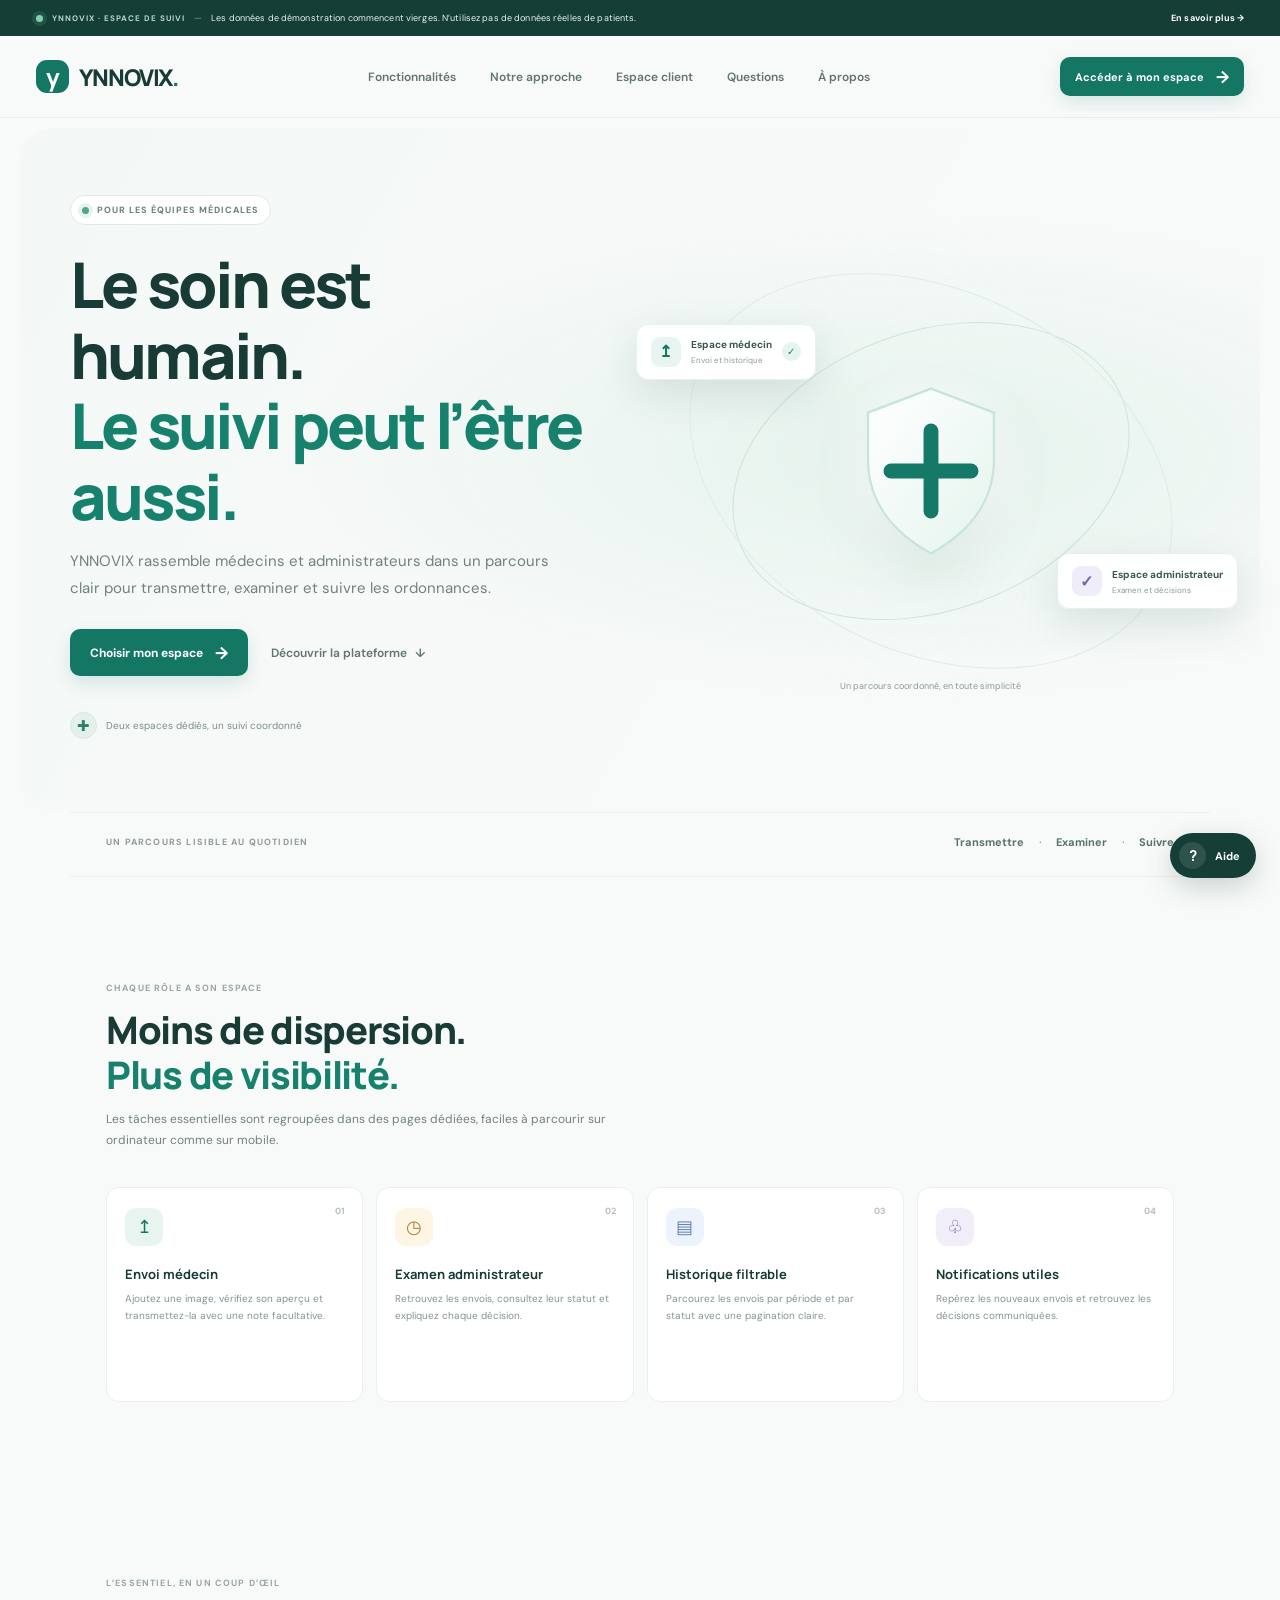
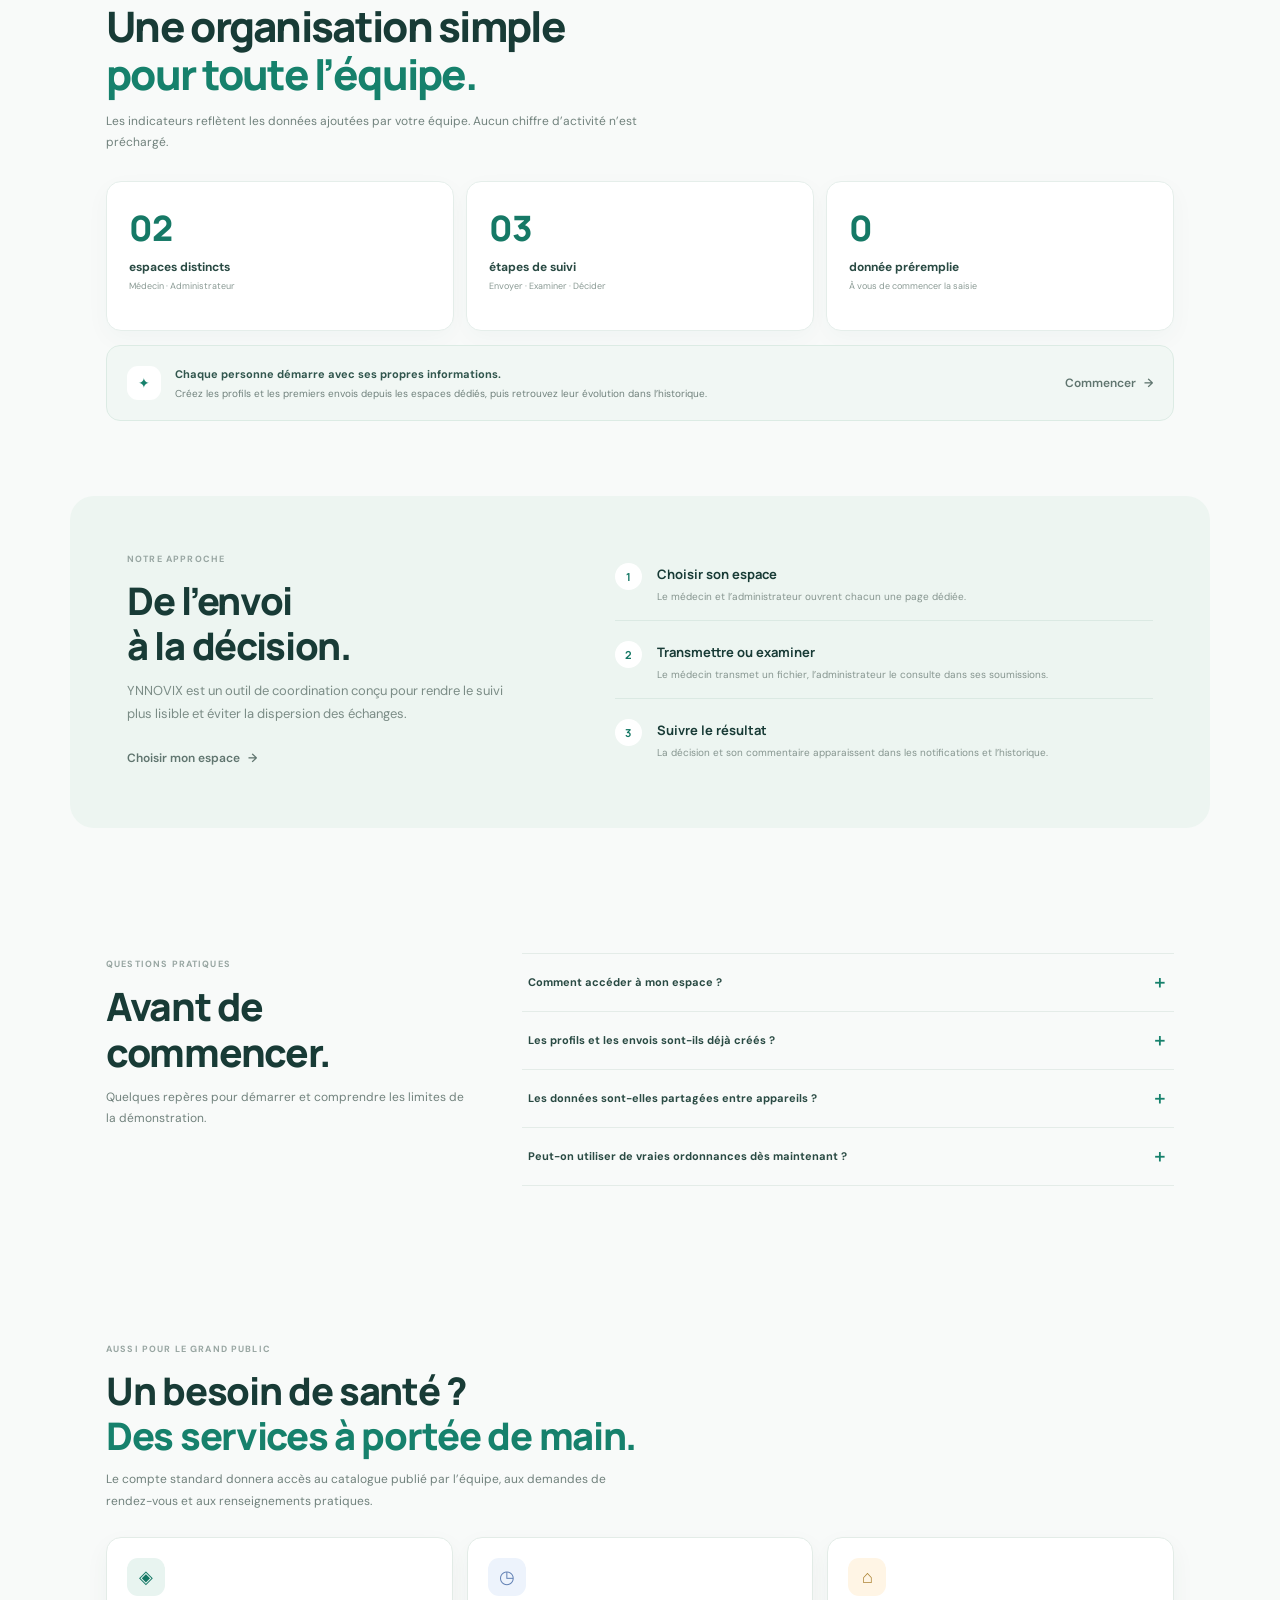
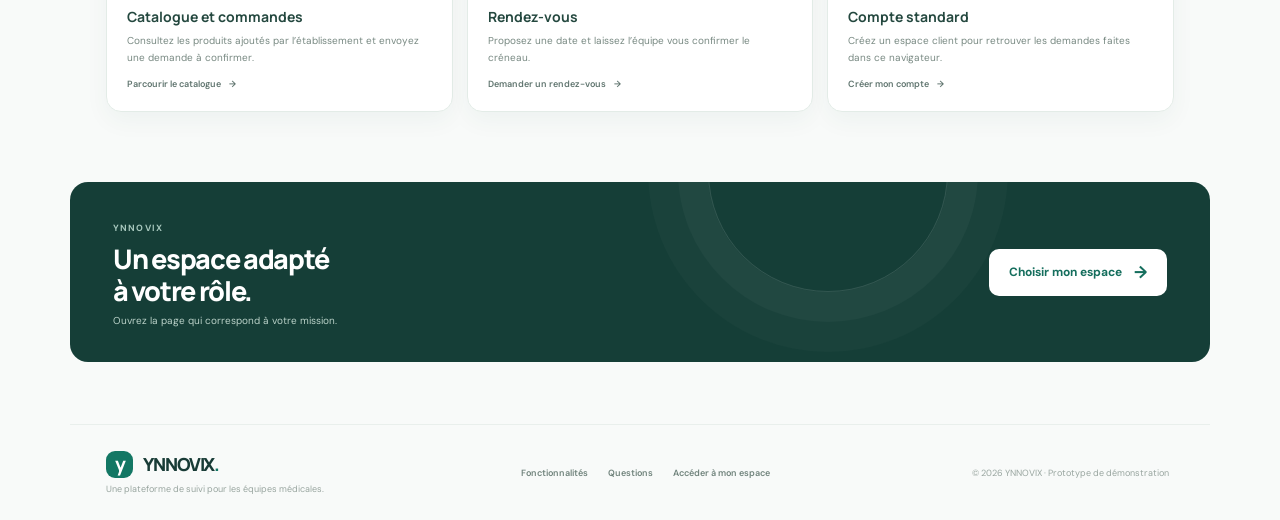
<file: index.html>
<!doctype html>
<html lang="fr">
<head>
  <meta charset="utf-8" />
  <meta name="viewport" content="width=device-width, initial-scale=1" />
  <meta name="theme-color" content="#f4f8f6" />
  <meta name="description" content="YNNOVIX : un espace simple pour transmettre, examiner et suivre les ordonnances au sein d’une équipe médicale." />
  <title>YNNOVIX — Une équipe, un suivi plus clair</title>
  <link rel="preconnect" href="https://fonts.googleapis.com" />
  <link rel="preconnect" href="https://fonts.gstatic.com" crossorigin />
  <link href="https://fonts.googleapis.com/css2?family=DM+Sans:wght@400;500;600;700&family=Manrope:wght@500;600;700;800&display=swap" rel="stylesheet" />
  <link rel="stylesheet" href="styles.css" />
</head>
<body class="marketing-page page-enter">
  <div class="announcement-bar" role="status"><span class="announcement-pulse"></span><b>YNNOVIX · ESPACE DE SUIVI</b><span class="announcement-separator">—</span><span>Les données de démonstration commencent vierges. N’utilisez pas de données réelles de patients.</span><a href="#confidentialite">En savoir plus <span aria-hidden="true">→</span></a></div>
  <header class="site-header">
    <a class="site-brand" href="index.html" aria-label="YNNOVIX, accueil"><span class="brand-mark">y</span><span>YNNOVIX<span class="brand-dot">.</span></span></a>
    <nav class="site-nav" id="site-nav" aria-label="Navigation principale"><a href="#fonctionnalites">Fonctionnalités</a><a href="#parcours">Notre approche</a><a href="#services-client">Espace client</a><a href="#questions">Questions</a><a href="#apropos">À propos</a></nav>
    <button class="mobile-nav-toggle" id="mobile-nav-toggle" type="button" aria-expanded="false" aria-controls="site-nav" aria-label="Ouvrir le menu"><span></span><span></span></button>
    <a class="site-button site-button-small" href="acces.html" data-transition>Accéder à mon espace <span>→</span></a>
  </header>
  <main>
    <section class="hero-section">
      <div class="hero-copy reveal">
        <span class="eyebrow-pill"><i></i> POUR LES ÉQUIPES MÉDICALES</span>
        <h1>Le soin est humain.<br /><em>Le suivi peut l’être aussi.</em></h1>
        <p>YNNOVIX rassemble médecins et administrateurs dans un parcours clair pour transmettre, examiner et suivre les ordonnances.</p>
        <div class="hero-actions"><a class="site-button" href="acces.html" data-transition>Choisir mon espace <span>→</span></a><a class="quiet-link" href="#fonctionnalites">Découvrir la plateforme <span>↓</span></a></div>
        <div class="hero-proof"><span class="proof-symbol">✚</span><span>Deux espaces dédiés, un suivi coordonné</span></div>
      </div>
      <div class="hero-visual reveal" aria-label="Illustration des espaces médecin et administrateur">
        <div class="orbit orbit-one"></div><div class="orbit orbit-two"></div>
        <div class="medical-emblem"><div class="emblem-glow"></div><svg viewBox="0 0 180 180" role="img" aria-label="Symbole médical abstrait"><path d="M90 18 145 39v41c0 37-22 64-55 82C57 144 35 117 35 80V39z" fill="url(#shieldFill)" stroke="#c6e5da" stroke-width="2"/><path d="M90 55v70M55 90h70" stroke="#147966" stroke-width="13" stroke-linecap="round"/><defs><linearGradient id="shieldFill" x1="0" x2="1" y1="0" y2="1"><stop stop-color="#fff"/><stop offset="1" stop-color="#e4f4ed"/></linearGradient></defs></svg></div>
        <div class="float-card doctor-float"><span class="float-icon float-mint">↥</span><span><b>Espace médecin</b><small>Envoi et historique</small></span><i class="float-check">✓</i></div>
        <div class="float-card admin-float"><span class="float-icon float-lilac">✓</span><span><b>Espace administrateur</b><small>Examen et décisions</small></span></div>
        <div class="heartbeat"><svg viewBox="0 0 520 80" preserveAspectRatio="none" aria-hidden="true"><path d="M0 42h135l22-2 17-18 20 42 24-57 24 37h49l19-2 16-14 17 27 20-39 18 26h139"/></svg></div>
        <span class="visual-caption">Un parcours coordonné, en toute simplicité</span>
      </div>
    </section>

    <section class="trust-strip reveal" aria-label="Les trois étapes du suivi"><span>UN PARCOURS LISIBLE AU QUOTIDIEN</span><div><b>Transmettre</b><i>·</i><b>Examiner</b><i>·</i><b>Suivre</b></div></section>

    <section class="features-section" id="fonctionnalites">
      <div class="section-intro reveal"><span class="eyebrow">CHAQUE RÔLE A SON ESPACE</span><h2>Moins de dispersion.<br /><em>Plus de visibilité.</em></h2><p>Les tâches essentielles sont regroupées dans des pages dédiées, faciles à parcourir sur ordinateur comme sur mobile.</p></div>
      <div class="feature-grid">
        <article class="feature-card reveal"><span class="feature-number">01</span><span class="feature-icon">↥</span><h3>Envoi médecin</h3><p>Ajoutez une image, vérifiez son aperçu et transmettez-la avec une note facultative.</p></article>
        <article class="feature-card reveal"><span class="feature-number">02</span><span class="feature-icon feature-icon-amber">◷</span><h3>Examen administrateur</h3><p>Retrouvez les envois, consultez leur statut et expliquez chaque décision.</p></article>
        <article class="feature-card reveal"><span class="feature-number">03</span><span class="feature-icon feature-icon-blue">▤</span><h3>Historique filtrable</h3><p>Parcourez les envois par période et par statut avec une pagination claire.</p></article>
        <article class="feature-card reveal"><span class="feature-number">04</span><span class="feature-icon feature-icon-lilac">♧</span><h3>Notifications utiles</h3><p>Repérez les nouveaux envois et retrouvez les décisions communiquées.</p></article>
      </div>
    </section>

    <section class="approach-section" id="parcours">
      <div class="approach-heading reveal"><span class="eyebrow">L’ESSENTIEL, EN UN COUP D’ŒIL</span><h2>Une organisation simple<br /><em>pour toute l’équipe.</em></h2><p>Les indicateurs reflètent les données ajoutées par votre équipe. Aucun chiffre d’activité n’est préchargé.</p></div>
      <div class="approach-stats"><article class="approach-stat reveal"><strong>02</strong><span>espaces distincts</span><small>Médecin · Administrateur</small></article><article class="approach-stat reveal"><strong>03</strong><span>étapes de suivi</span><small>Envoyer · Examiner · Décider</small></article><article class="approach-stat reveal"><strong>0</strong><span>donnée préremplie</span><small>À vous de commencer la saisie</small></article></div>
      <div class="approach-note reveal"><span class="note-icon">✦</span><div><b>Chaque personne démarre avec ses propres informations.</b><p>Créez les profils et les premiers envois depuis les espaces dédiés, puis retrouvez leur évolution dans l’historique.</p></div><a class="quiet-link" href="acces.html" data-transition>Commencer <span>→</span></a></div>
    </section>

    <section class="steps-section" id="apropos">
      <div class="steps-copy reveal"><span class="eyebrow">NOTRE APPROCHE</span><h2>De l’envoi<br />à la décision.</h2><p>YNNOVIX est un outil de coordination conçu pour rendre le suivi plus lisible et éviter la dispersion des échanges.</p><a class="quiet-link" href="acces.html" data-transition>Choisir mon espace <span>→</span></a></div>
      <div class="steps-list"><article class="step-item reveal"><span>1</span><div><h3>Choisir son espace</h3><p>Le médecin et l’administrateur ouvrent chacun une page dédiée.</p></div></article><article class="step-item reveal"><span>2</span><div><h3>Transmettre ou examiner</h3><p>Le médecin transmet un fichier, l’administrateur le consulte dans ses soumissions.</p></div></article><article class="step-item reveal"><span>3</span><div><h3>Suivre le résultat</h3><p>La décision et son commentaire apparaissent dans les notifications et l’historique.</p></div></article></div>
    </section>

    <section class="faq-section" id="questions"><div class="section-intro reveal"><span class="eyebrow">QUESTIONS PRATIQUES</span><h2>Avant de commencer.</h2><p>Quelques repères pour démarrer et comprendre les limites de la démonstration.</p></div><div class="faq-list"><details class="faq-item reveal"><summary>Comment accéder à mon espace ?<span>＋</span></summary><p>Cliquez sur « Accéder à mon espace », puis choisissez Médecin ou Administrateur. Chaque choix ouvre sa page dédiée.</p></details><details class="faq-item reveal"><summary>Les profils et les envois sont-ils déjà créés ?<span>＋</span></summary><p>Non. Le projet commence sans profil ni soumission préenregistrés. Vos utilisateurs saisissent les informations nécessaires.</p></details><details class="faq-item reveal"><summary>Les données sont-elles partagées entre appareils ?<span>＋</span></summary><p>En démonstration locale, les données restent dans le navigateur utilisé et les photos ne sont pas partagées entre les pages. Pour une synchronisation entre utilisateurs, configurez le mode Supabase.</p></details><details class="faq-item reveal" id="confidentialite"><summary>Peut-on utiliser de vraies ordonnances dès maintenant ?<span>＋</span></summary><p>Non. Ce prototype n’est pas validé pour des données médicales réelles. Faites vérifier la sécurité, l’hébergement, les accès et la durée de conservation avant tout usage réel.</p></details></div></section>

    <section class="client-services-intro" id="services-client"><div class="section-intro reveal"><span class="eyebrow">AUSSI POUR LE GRAND PUBLIC</span><h2>Un besoin de santé ?<br /><em>Des services à portée de main.</em></h2><p>Le compte standard donnera accès au catalogue publié par l’équipe, aux demandes de rendez-vous et aux renseignements pratiques.</p></div><div class="service-grid"><article class="service-card reveal"><span class="feature-icon">◈</span><h3>Catalogue et commandes</h3><p>Consultez les produits ajoutés par l’établissement et envoyez une demande à confirmer.</p><a class="quiet-link" href="espace-standard.html">Parcourir le catalogue <span>→</span></a></article><article class="service-card reveal"><span class="feature-icon feature-icon-blue">◷</span><h3>Rendez-vous</h3><p>Proposez une date et laissez l’équipe vous confirmer le créneau.</p><a class="quiet-link" href="espace-standard.html#rendez-vous">Demander un rendez-vous <span>→</span></a></article><article class="service-card reveal"><span class="feature-icon feature-icon-amber">⌂</span><h3>Compte standard</h3><p>Créez un espace client pour retrouver les demandes faites dans ce navigateur.</p><a class="quiet-link" href="compte-standard.html">Créer mon compte <span>→</span></a></article></div></section>
    <section class="closing-section reveal"><div><span class="eyebrow">YNNOVIX</span><h2>Un espace adapté<br />à votre rôle.</h2><p>Ouvrez la page qui correspond à votre mission.</p></div><a class="site-button site-button-light" href="acces.html" data-transition>Choisir mon espace <span>→</span></a><div class="closing-orb"></div></section>
  </main>
  <footer class="site-footer"><div class="footer-about"><a class="site-brand" href="index.html"><span class="brand-mark">y</span><span>YNNOVIX<span class="brand-dot">.</span></span></a><span>Une plateforme de suivi pour les équipes médicales.</span></div><nav class="footer-nav" aria-label="Navigation de pied de page"><a href="#fonctionnalites">Fonctionnalités</a><a href="#questions">Questions</a><a href="acces.html" data-transition>Accéder à mon espace</a></nav><span class="footer-legal">© 2026 YNNOVIX · Prototype de démonstration</span></footer>

  <div class="help-widget"><div class="help-panel" id="help-panel" hidden><div class="help-panel-head"><span class="help-online"></span><div><b>Aide d’orientation</b><small>Repères sur les espaces YNNOVIX</small></div><button id="help-close" type="button" aria-label="Fermer l’aide">×</button></div><p>Que souhaitez-vous faire ?</p><a href="acces.html" data-transition>Choisir mon espace <span>→</span></a><a href="#questions" id="help-faq-link">Comprendre la démonstration <span>→</span></a><small class="help-disclaimer">Cette aide oriente vers les pages du site. Elle ne fournit pas de conseil médical.</small></div><button class="help-toggle" id="help-toggle" type="button" aria-expanded="false" aria-controls="help-panel"><span class="help-toggle-icon">?</span><span>Aide</span></button></div>
  <script src="site.js"></script>
</body>
</html>
</file>
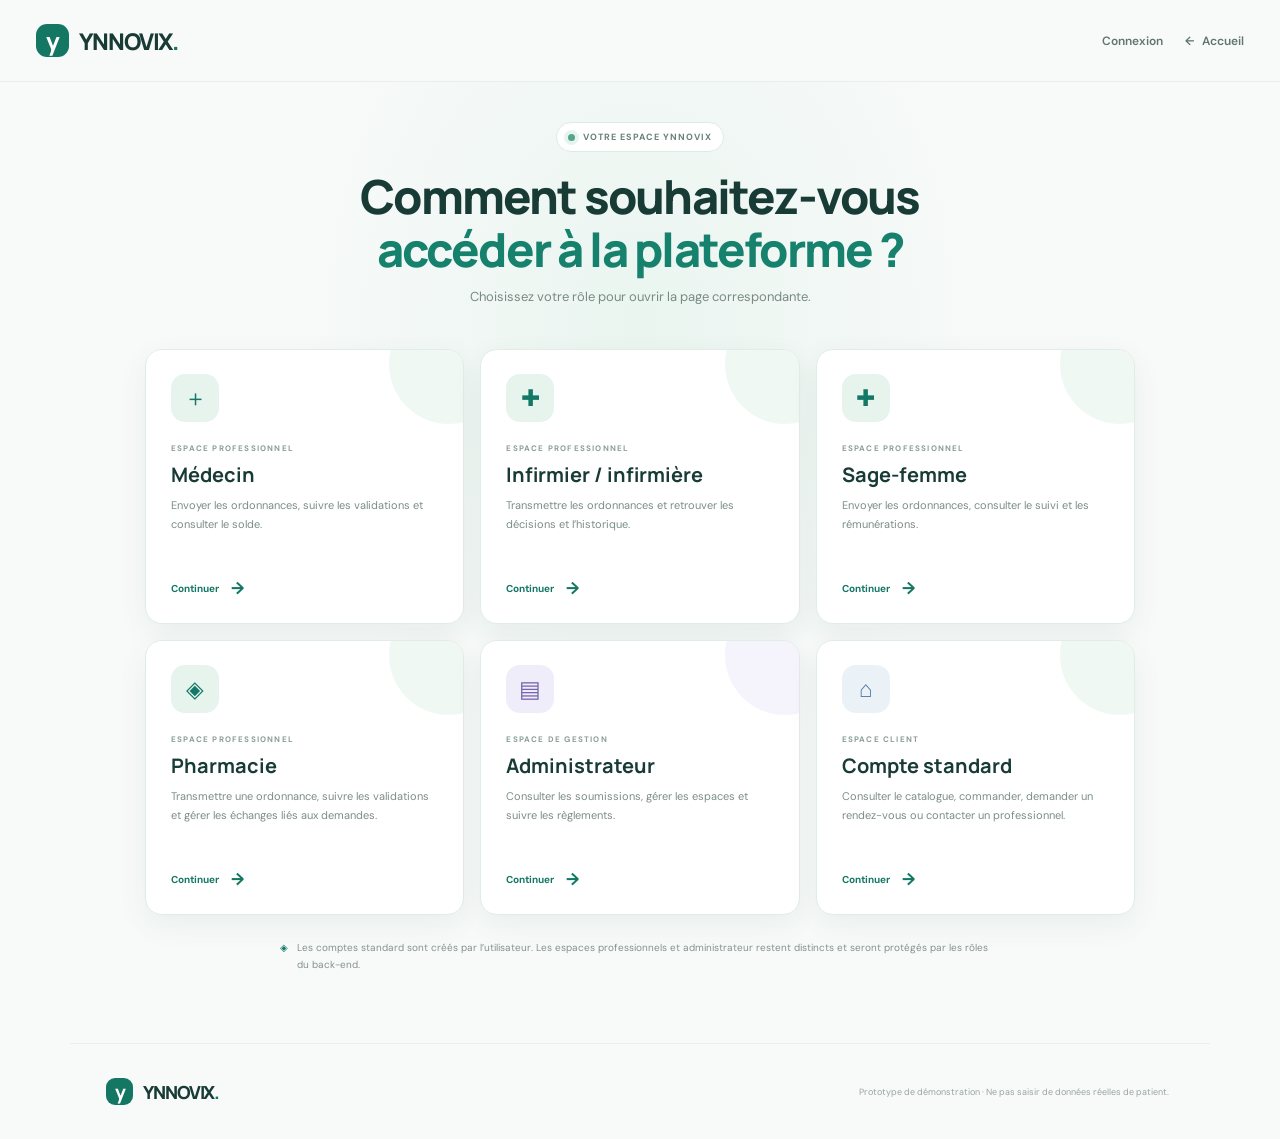
<file: acces.html>
<!doctype html>
<html lang="fr">
<head>
  <meta charset="utf-8" />
  <meta name="viewport" content="width=device-width, initial-scale=1" />
  <meta name="theme-color" content="#f4f8f6" />
  <title>YNNOVIX — Choisir mon espace</title>
  <link rel="preconnect" href="https://fonts.googleapis.com" />
  <link rel="preconnect" href="https://fonts.gstatic.com" crossorigin />
  <link href="https://fonts.googleapis.com/css2?family=DM+Sans:wght@400;500;600;700&family=Manrope:wght@500;600;700;800&display=swap" rel="stylesheet" />
  <link rel="stylesheet" href="styles.css" />
</head>
<body class="access-page page-enter">
  <header class="site-header access-header"><a class="site-brand" href="index.html"><span class="brand-mark">y</span><span>YNNOVIX<span class="brand-dot">.</span></span></a><div class="access-header-actions"><a class="quiet-link" href="connexion.html">Connexion</a><a class="quiet-link" href="index.html" data-transition><span>←</span> Accueil</a></div></header>
  <main class="access-main">
    <div class="access-intro reveal"><span class="eyebrow-pill"><i></i> VOTRE ESPACE YNNOVIX</span><h1>Comment souhaitez-vous<br /><em>accéder à la plateforme&nbsp;?</em></h1><p>Choisissez votre rôle pour ouvrir la page correspondante.</p></div>
    <div class="role-card-grid">
      <a class="role-card doctor-card reveal" href="auth-entree.html?espace=medecin"><span class="role-card-icon">＋</span><span class="role-card-kicker">ESPACE PROFESSIONNEL</span><h2>Médecin</h2><p>Envoyer les ordonnances, suivre les validations et consulter le solde.</p><span class="role-card-action">Continuer <b>→</b></span><span class="role-card-deco"></span></a>
      <a class="role-card doctor-card reveal" href="auth-entree.html?espace=infirmier"><span class="role-card-icon">✚</span><span class="role-card-kicker">ESPACE PROFESSIONNEL</span><h2>Infirmier / infirmière</h2><p>Transmettre les ordonnances et retrouver les décisions et l’historique.</p><span class="role-card-action">Continuer <b>→</b></span><span class="role-card-deco"></span></a>
      <a class="role-card doctor-card reveal" href="auth-entree.html?espace=sage-femme"><span class="role-card-icon">✚</span><span class="role-card-kicker">ESPACE PROFESSIONNEL</span><h2>Sage-femme</h2><p>Envoyer les ordonnances, consulter le suivi et les rémunérations.</p><span class="role-card-action">Continuer <b>→</b></span><span class="role-card-deco"></span></a>
      <a class="role-card doctor-card reveal" href="auth-entree.html?espace=pharmacie"><span class="role-card-icon">◈</span><span class="role-card-kicker">ESPACE PROFESSIONNEL</span><h2>Pharmacie</h2><p>Transmettre une ordonnance, suivre les validations et gérer les échanges liés aux demandes.</p><span class="role-card-action">Continuer <b>→</b></span><span class="role-card-deco"></span></a>
      <a class="role-card admin-card reveal" href="auth-entree.html?espace=administrateur"><span class="role-card-icon">▤</span><span class="role-card-kicker">ESPACE DE GESTION</span><h2>Administrateur</h2><p>Consulter les soumissions, gérer les espaces et suivre les règlements.</p><span class="role-card-action">Continuer <b>→</b></span><span class="role-card-deco"></span></a>
      <a class="role-card standard-card reveal" href="auth-entree.html?espace=client"><span class="role-card-icon">⌂</span><span class="role-card-kicker">ESPACE CLIENT</span><h2>Compte standard</h2><p>Consulter le catalogue, commander, demander un rendez-vous ou contacter un professionnel.</p><span class="role-card-action">Continuer <b>→</b></span><span class="role-card-deco"></span></a>
    </div>
    <p class="access-note reveal"><span>◈</span> Les comptes standard sont créés par l’utilisateur. Les espaces professionnels et administrateur restent distincts et seront protégés par les rôles du back-end.</p>
  </main>
  <footer class="site-footer access-footer"><a class="site-brand" href="index.html"><span class="brand-mark">y</span><span>YNNOVIX<span class="brand-dot">.</span></span></a><span>Prototype de démonstration · Ne pas saisir de données réelles de patient.</span></footer>
  <script src="site.js"></script>
</body>
</html>
</file>
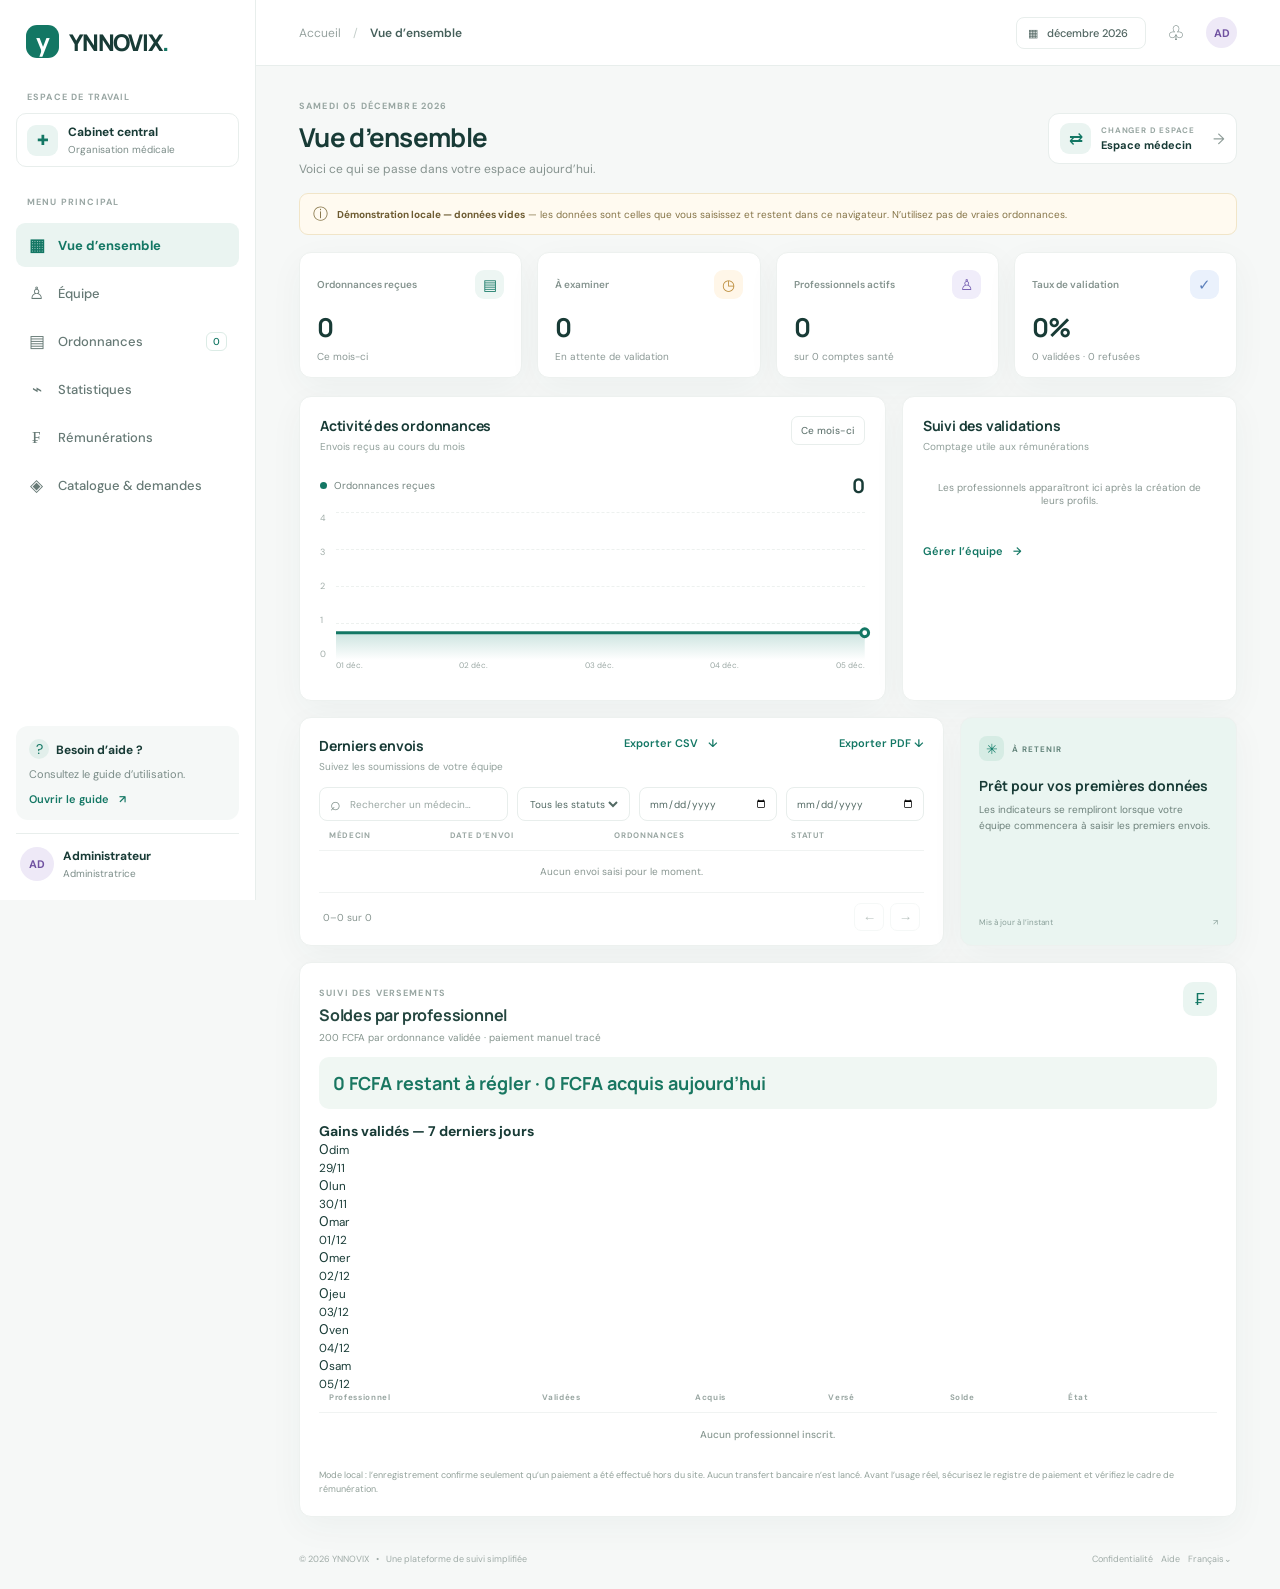
<file: administrateur.html>
<!doctype html>
<html lang="fr" data-role="admin">
<head>
  <meta charset="utf-8" />
  <meta name="viewport" content="width=device-width, initial-scale=1" />
  <meta name="theme-color" content="#f5f8f7" />
  <title>YNNOVIX — Espace administrateur</title>
  <link rel="preconnect" href="https://fonts.googleapis.com">
  <link rel="preconnect" href="https://fonts.gstatic.com" crossorigin>
  <link href="https://fonts.googleapis.com/css2?family=DM+Sans:wght@400;500;600;700&family=Manrope:wght@500;600;700;800&display=swap" rel="stylesheet">
  <link rel="stylesheet" href="styles.css" />
</head>
<body data-role="admin">
  <aside class="sidebar">
    <a class="brand" href="index.html" aria-label="Accueil YNNOVIX"><span class="brand-mark">y</span><span>YNNOVIX<span class="brand-dot">.</span></span></a>
    <div class="workspace-label">ESPACE DE TRAVAIL</div>
    <div class="workspace"><span class="workspace-icon">✚</span><span><b>Cabinet central</b><small>Organisation médicale</small></span></div>
    <div class="nav-label">MENU PRINCIPAL</div>
    <nav class="nav" id="navigation"></nav>
    <div class="sidebar-bottom">
      <div class="help-card"><span class="help-icon">?</span><b>Besoin d’aide ?</b><p>Consultez le guide d’utilisation.</p><button id="help-button" type="button">Ouvrir le guide <span>↗</span></button></div>
      <div class="profile"><span class="avatar admin-avatar" id="avatar">AD</span><span class="profile-copy"><b id="profile-name">Administrateur</b><small id="profile-role">Administratrice</small></span></div>
    </div>
  </aside>

  <main class="main">
    <header class="topbar"><div class="breadcrumbs">Accueil <span>/</span> <b id="crumb">Vue d’ensemble</b></div><div class="top-actions"><span class="sync-status hidden" id="sync-status" role="status"></span><span class="period">▦ <span id="period-label">Chargement…</span></span><button class="icon-button" id="notifications-button" aria-label="Notifications" aria-expanded="false">♧<i class="hidden" id="notification-dot"></i></button><span class="top-avatar" id="top-avatar">AD</span><button class="logout-button hidden" id="logout-button">Déconnexion</button></div></header><aside class="notification-panel hidden" id="notification-panel" aria-live="polite"><div class="notification-head"><b>Notifications</b><button id="mark-notifications-read" class="text-link" type="button">Tout marquer comme lu</button></div><div id="notification-list"><p class="empty-state">Aucune notification pour le moment.</p></div></aside>
    <div class="content">
      <section class="panel auth-panel hidden" id="auth-panel"><div class="auth-copy"><span class="eyebrow">ESPACE SÉCURISÉ</span><h1>Connexion à YNNOVIX</h1><p>Connectez-vous pour accéder aux données synchronisées de votre espace.</p></div><form id="auth-form"><label class="field-label" for="auth-name">Nom complet</label><input id="auth-name" class="auth-input hidden" autocomplete="name" /><label class="field-label" for="auth-email">Adresse e-mail</label><input id="auth-email" class="auth-input" type="email" autocomplete="username" required /><label class="field-label" for="auth-password">Mot de passe</label><input id="auth-password" class="auth-input" type="password" autocomplete="current-password" minlength="8" required /><div class="auth-actions"><button class="primary-button" type="submit" data-auth-action="sign-in">Se connecter</button><button class="secondary-button" type="submit" data-auth-action="sign-up">Créer un compte médecin</button></div><p class="auth-message" id="auth-message" role="alert"></p></form></section>
      <section class="welcome-row"><div><div class="eyebrow" id="eyebrow">LUNDI 24 NOVEMBRE 2026</div><h1 id="page-title">Vue d’ensemble</h1><p id="page-subtitle">Voici ce qui se passe dans votre espace aujourd’hui.</p></div><a class="role-switch" href="acces.html"><span class="switch-icon">⇄</span><span><small>CHANGER D ESPACE</small><b>Espace médecin</b></span><span class="chevron">→</span></a></section>
      <div class="demo-banner"><span>ⓘ</span><span><b>Démonstration locale — données vides</b> — les données sont celles que vous saisissez et restent dans ce navigateur. N’utilisez pas de vraies ordonnances.</span></div>

      <section class="stats-grid" id="stats"></section>

      <section class="main-grid" id="admin-view">
        <article class="panel chart-panel"><div class="panel-heading"><div><h2>Activité des ordonnances</h2><p>Envois reçus au cours du mois</p></div><span class="select-small">Ce mois-ci</span></div><div class="chart-legend"><span><i></i>Ordonnances reçues</span><b id="chart-total">0 <small>ce mois</small></b></div><div class="chart-wrap"><div class="y-labels"><span>60</span><span>45</span><span>30</span><span>15</span><span>0</span></div><div class="chart"><div class="gridline g1"></div><div class="gridline g2"></div><div class="gridline g3"></div><div class="gridline g4"></div><svg viewBox="0 0 680 190" preserveAspectRatio="none" aria-label="Graphique des envois"><defs><linearGradient id="fill" x1="0" x2="0" y1="0" y2="1"><stop offset="0" stop-color="#168270" stop-opacity=".22"/><stop offset="1" stop-color="#168270" stop-opacity="0"/></linearGradient></defs><path class="area" d="M0 155 L680 155 V190 H0Z"/><path class="line" d="M0 155 L680 155"/><circle cx="680" cy="155" r="5"/></svg><div class="x-labels"><span>01 nov.</span><span>05 nov.</span><span>10 nov.</span><span>15 nov.</span><span>20 nov.</span><span>24 nov.</span><span>30 nov.</span></div></div></div></article>
        <article class="panel ranking-panel"><div class="panel-heading"><div><h2>Classement du mois</h2><p>Par ordonnances validées</p></div></div><div class="ranking-list" id="ranking"></div><button class="text-link" id="all-doctors-button" type="button">Gérer l’équipe <span>→</span></button></article>
      </section>

      <section class="bottom-grid" id="admin-bottom"><article class="panel table-panel"><div class="panel-heading"><div><h2>Derniers envois</h2><p>Suivez les soumissions de votre équipe</p></div><button class="text-link" id="export-submissions" type="button">Exporter CSV <span>↓</span></button></div><div class="table-filters"><label class="search-field"><span aria-hidden="true">⌕</span><input id="submission-search" type="search" placeholder="Rechercher un médecin…" aria-label="Rechercher un médecin" /></label><label class="filter-field"><span class="sr-only">Filtrer par statut</span><select id="submission-status"><option value="all">Tous les statuts</option><option value="pending">À examiner</option><option value="approved">Validé</option><option value="rejected">Refusé</option></select></label><label class="filter-date"><span class="sr-only">Depuis le</span><input id="submission-from" type="date" aria-label="Date de début" /></label><label class="filter-date"><span class="sr-only">Jusqu’au</span><input id="submission-to" type="date" aria-label="Date de fin" /></label></div><div class="table-scroll"><table><thead><tr><th>MÉDECIN</th><th>DATE D’ENVOI</th><th>ORDONNANCES</th><th>STATUT</th><th></th></tr></thead><tbody id="submission-rows"></tbody></table></div><div class="pagination"><span id="submission-page-info">—</span><div><button class="page-button" id="submission-prev" type="button" aria-label="Page précédente">←</button><button class="page-button" id="submission-next" type="button" aria-label="Page suivante">→</button></div></div></article><article class="panel insight-panel"><div class="insight-top"><span class="sparkle">✳</span><span class="insight-tag">À RETENIR</span></div><h2 id="insight-title">Votre équipe progresse</h2><p id="insight-copy">Les envois validés sont en hausse de <b>12,8 %</b> par rapport au mois dernier.</p><div class="insight-foot"><span>Mis à jour à l’instant</span><span>↗</span></div></article></section>
      <section class="panel team-panel hidden" id="team-section"><div class="panel-heading"><div><span class="eyebrow">ESPACE ADMINISTRATEUR</span><h2>Gestion de l’équipe</h2><p>Invitez des médecins et gérez l’accès à leur compte.</p></div><span class="team-total" id="team-total"></span></div><form class="invite-form" id="invite-form"><label><span>Nom du médecin</span><input id="invite-name" name="name" autocomplete="name" maxlength="120" placeholder="Nom du médecin" required /></label><label><span>E-mail</span><input id="invite-email" name="email" type="email" autocomplete="email" placeholder="nom@cabinet.ci" required /></label><label><span>Cabinet ou ville</span><input id="invite-place" name="place" maxlength="120" placeholder="Ville ou cabinet" /></label><button class="primary-button" type="submit">Inviter un médecin <span>→</span></button></form><p class="form-feedback" id="invite-feedback" role="status"></p><div class="table-filters team-filters"><label class="search-field"><span aria-hidden="true">⌕</span><input id="team-search" type="search" placeholder="Chercher un nom, un e-mail ou un lieu…" aria-label="Rechercher dans l’équipe" /></label><label class="filter-field"><span class="sr-only">État du compte</span><select id="team-status"><option value="all">Tous les comptes</option><option value="active">Actifs</option><option value="inactive">Suspendus</option></select></label></div><div class="table-scroll"><table><thead><tr><th>MÉDECIN</th><th>LIEU D’EXERCICE</th><th>ENVOIS</th><th>COMPTE</th><th>ACCÈS</th></tr></thead><tbody id="doctor-rows"></tbody></table></div></section>

      <section class="doctor-view hidden" id="doctor-view"><article class="panel doctor-profile-setup" id="doctor-profile-setup"><div class="setup-copy"><span class="eyebrow">PREMIÈRE CONNEXION</span><h2>Créez ou choisissez votre profil</h2><p>En démonstration, les profils sont saisis par vos utilisateurs et restent sur cet appareil.</p></div><div class="active-doctor-card hidden" id="active-doctor-card"><span>Profil sélectionné</span><b id="active-doctor-name"></b><button class="text-link" id="change-doctor-profile" type="button">Changer de profil</button></div><div class="profile-picker" id="doctor-profile-picker"><label for="doctor-profile-select">Profil médecin déjà créé</label><div><select id="doctor-profile-select" aria-label="Choisir un profil médecin"><option value="">Aucun profil médecin</option></select><button class="secondary-button" id="use-doctor-profile" type="button" disabled>Utiliser ce profil</button></div></div><div class="setup-divider" id="doctor-profile-divider"><span>ou créez votre profil</span></div><form class="doctor-create-form" id="doctor-profile-form"><label><span>Nom complet</span><input id="doctor-name" autocomplete="name" maxlength="120" placeholder="Votre nom" required /></label><label><span>Adresse e-mail</span><input id="doctor-email" type="email" autocomplete="email" placeholder="vous@cabinet.ci" required /></label><label><span>Cabinet ou ville</span><input id="doctor-place" maxlength="120" placeholder="Votre lieu d’exercice" /></label><button class="primary-button" type="submit">Créer mon profil <span>→</span></button></form><p class="form-feedback" id="doctor-profile-feedback" role="status"></p></article><div class="doctor-columns"><div class="panel upload-panel"><div class="upload-title"><div><h2>Envoyer une ordonnance</h2><p>Transmettez une photo lisible à l’administrateur.</p></div><span class="camera-badge">▧</span></div><label class="dropzone" id="dropzone"><input type="file" accept="image/jpeg,image/png,image/heic,image/heif" id="file-input" /><span class="upload-symbol">↑</span><b id="upload-title">Déposez votre photo ici</b><span id="upload-hint">ou parcourez vos fichiers</span><small>JPEG, PNG ou HEIC · 10 Mo maximum</small></label><div class="file-preview hidden" id="file-preview"><img id="file-preview-image" alt="Aperçu de l’image choisie" /><span id="file-preview-name"></span><button type="button" id="remove-file" aria-label="Retirer le fichier">×</button></div><label class="field-label" for="note">Note (facultatif)</label><textarea id="note" maxlength="1000" placeholder="Ajouter une précision pour l’administrateur…"></textarea><div class="field-hint"><span>Ne saisissez aucune donnée nominative de patient.</span><span id="note-count">0 / 1000</span></div><div class="privacy-note"><span>◈</span><span>Vérifiez que les informations du patient ne sont pas visibles sur la photo.</span></div><button class="primary-button" id="send-button" disabled>Envoyer à l’administrateur <span>→</span></button><div class="send-feedback" id="send-feedback" role="status"></div></div><div class="doctor-side"><article class="panel personal-summary"><div class="panel-heading"><div><h2>Mon activité</h2><p id="doctor-month-label"></p></div><span class="summary-icon">↗</span></div><div class="big-number">0 <small>ordonnances envoyées</small></div><div class="progress-track hidden"><span></span></div><div class="progress-copy"><span>En cours d examen</span><b>0</b></div><div class="good-note">Vos envois et leurs statuts sont visibles dans l’historique.</div></article><article class="panel history-panel"><div class="panel-heading"><div><h2>Historique des envois</h2><p>Filtrez et parcourez vos soumissions</p></div></div><div class="history-filters"><select id="history-status" aria-label="Filtrer l’historique par statut"><option value="all">Tous les statuts</option><option value="pending">À examiner</option><option value="approved">Validé</option><option value="rejected">Refusé</option></select><label><span>Du</span><input id="history-from" type="date" aria-label="Date de début de l’historique" /></label><label><span>Au</span><input id="history-to" type="date" aria-label="Date de fin de l’historique" /></label></div><div id="doctor-history"></div><div class="pagination"><span id="history-page-info"></span><div><button class="page-button" id="history-prev" type="button" aria-label="Page précédente">←</button><button class="page-button" id="history-next" type="button" aria-label="Page suivante">→</button></div></div></article></div></div><div class="doctor-tip"><span>✦</span><span><b>Petit conseil</b> — Cadrez bien l’ordonnance et vérifiez la netteté avant l’envoi.</span></div></section>
      <footer>© 2026 YNNOVIX <span>•</span> Une plateforme de suivi simplifiée <span class="footer-right">Confidentialité&nbsp;&nbsp;&nbsp; Aide&nbsp;&nbsp;&nbsp; Français⌄</span></footer>
      <dialog class="review-dialog" id="review-dialog"><div class="dialog-head"><div><small>ORDONNANCE SOUMISE</small><h2 id="review-name">Revoir l’envoi</h2><p id="review-meta"></p><p class="review-note hidden" id="review-note"></p></div><button class="dialog-close" id="dialog-close" aria-label="Fermer">×</button></div><div class="image-stage" id="image-stage"><img id="review-image" alt="Photo soumise par le médecin" /><span id="image-placeholder">Aucune image réelle : exemple de démonstration</span></div><label class="decision-label" for="decision-note">Motif ou commentaire pour le médecin <span>(obligatoire en cas de refus)</span></label><textarea id="decision-note" maxlength="1000" placeholder="Ex. Photo floue, merci de renvoyer une image plus nette…"></textarea><div class="dialog-actions"><button class="secondary-button" id="reject-button">Refuser et expliquer</button><button class="primary-button" id="approve-button">Valider l’envoi</button></div></dialog>
      <dialog class="help-dialog" id="help-dialog"><div class="dialog-head"><div><small>GUIDE RAPIDE</small><h2>Bien démarrer avec YNNOVIX</h2><p>Les gestes essentiels dans chaque espace.</p></div><button class="dialog-close" id="help-close" aria-label="Fermer">×</button></div><div class="help-content"><h3>Espace médecin</h3><p>Choisissez une image nette, vérifiez qu’aucune information de patient n’apparaît, puis envoyez-la. Suivez le statut et lisez le motif si l’envoi est refusé.</p><h3>Espace administrateur</h3><p>Ouvrez les soumissions à examiner, ajoutez un motif avant tout refus, gérez les comptes dans Équipe et filtrez l’historique par dates ou par statut.</p><h3>Mode de démonstration</h3><p>Les données sont fictives et temporaires. Configurez Supabase pour activer les comptes, les invitations et la synchronisation.</p></div><div class="help-dialog-footer"><button class="primary-button" id="help-done">Compris</button></div></dialog>
    </div>
  </main>
  <script src="supabase-config.js"></script>
  <script src="app.js"></script>
  <script src="supabase-app.js"></script>
</body>
</html>
</file>
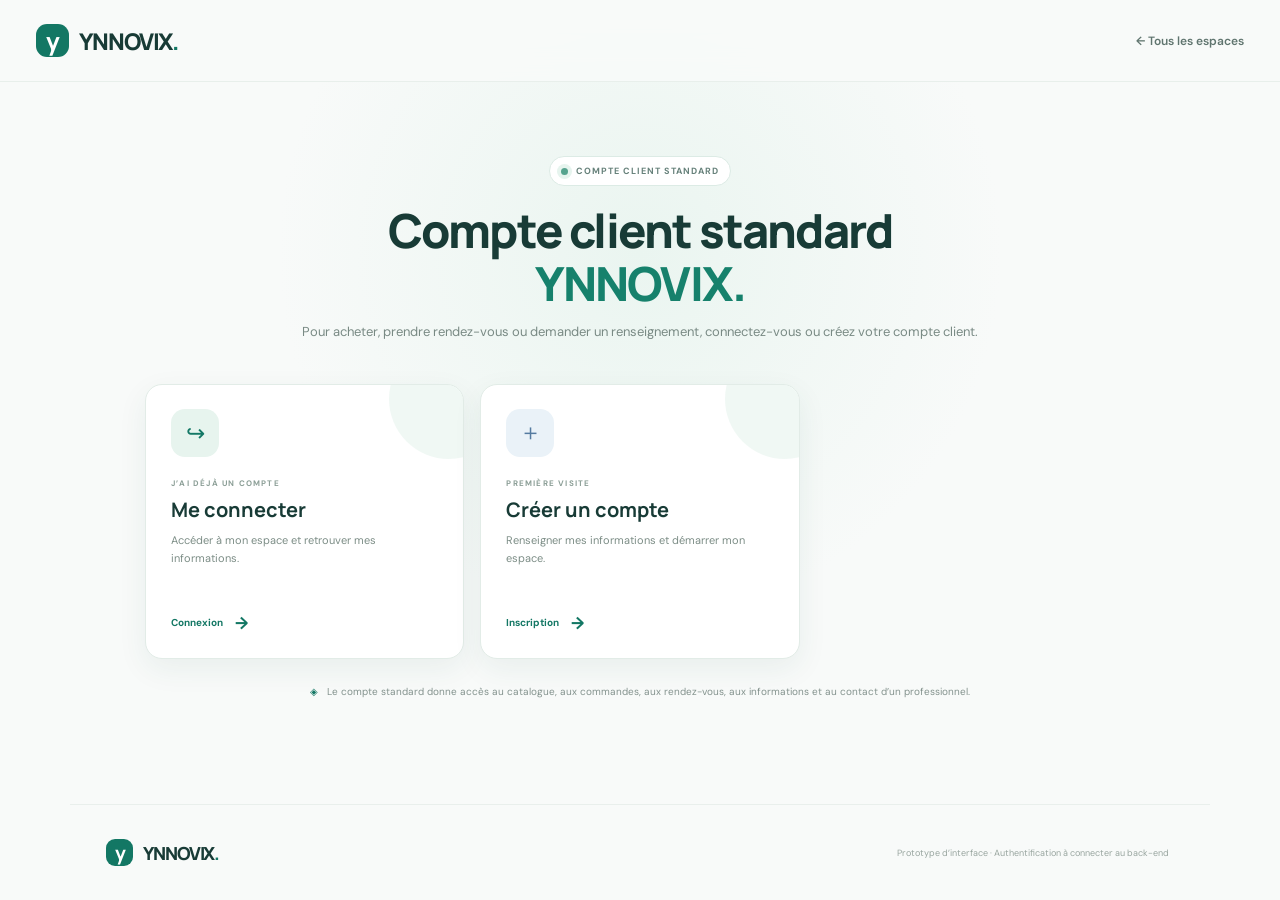
<file: auth-entree.html>
<!doctype html><html lang="fr"><head><meta charset="utf-8"/><meta name="viewport" content="width=device-width, initial-scale=1"/><meta name="theme-color" content="#f4f8f6"/><title>YNNOVIX — Accéder à mon espace</title><link rel="preconnect" href="https://fonts.googleapis.com"/><link rel="preconnect" href="https://fonts.gstatic.com" crossorigin/><link href="https://fonts.googleapis.com/css2?family=DM+Sans:wght@400;500;600;700&family=Manrope:wght@500;600;700;800&display=swap" rel="stylesheet"/><link rel="stylesheet" href="styles.css"/></head><body class="access-page page-enter"><header class="site-header access-header"><a class="site-brand" href="index.html"><span class="brand-mark">y</span><span>YNNOVIX<span class="brand-dot">.</span></span></a><a class="quiet-link" href="acces.html">← Tous les espaces</a></header><main class="access-main auth-choice-main"><div class="access-intro reveal"><span class="eyebrow-pill"><i></i> <span id="space-kicker">VOTRE ESPACE</span></span><h1 id="space-title">Accéder à mon espace<br/><em>YNNOVIX.</em></h1><p id="space-copy">Choisissez comment continuer.</p></div><div class="role-card-grid auth-choice-grid"><a class="role-card doctor-card reveal" id="sign-in-link" href="#"><span class="role-card-icon">↪</span><span class="role-card-kicker">J’AI DÉJÀ UN COMPTE</span><h2>Me connecter</h2><p>Accéder à mon espace et retrouver mes informations.</p><span class="role-card-action">Connexion <b>→</b></span><span class="role-card-deco"></span></a><a class="role-card standard-card reveal" id="sign-up-link" href="#"><span class="role-card-icon">＋</span><span class="role-card-kicker">PREMIÈRE VISITE</span><h2>Créer un compte</h2><p>Renseigner mes informations et démarrer mon espace.</p><span class="role-card-action">Inscription <b>→</b></span><span class="role-card-deco"></span></a></div><p class="access-note reveal" id="auth-choice-note"><span>◈</span> En mode démonstration, les profils sont locaux et non protégés par un mot de passe. Aucune donnée réelle ne doit être saisie.</p></main><footer class="site-footer access-footer"><a class="site-brand" href="index.html"><span class="brand-mark">y</span><span>YNNOVIX<span class="brand-dot">.</span></span></a><span>Prototype d’interface · Authentification à connecter au back-end</span></footer><script src="auth-entree.js"></script><script src="site.js"></script></body></html>
</file>
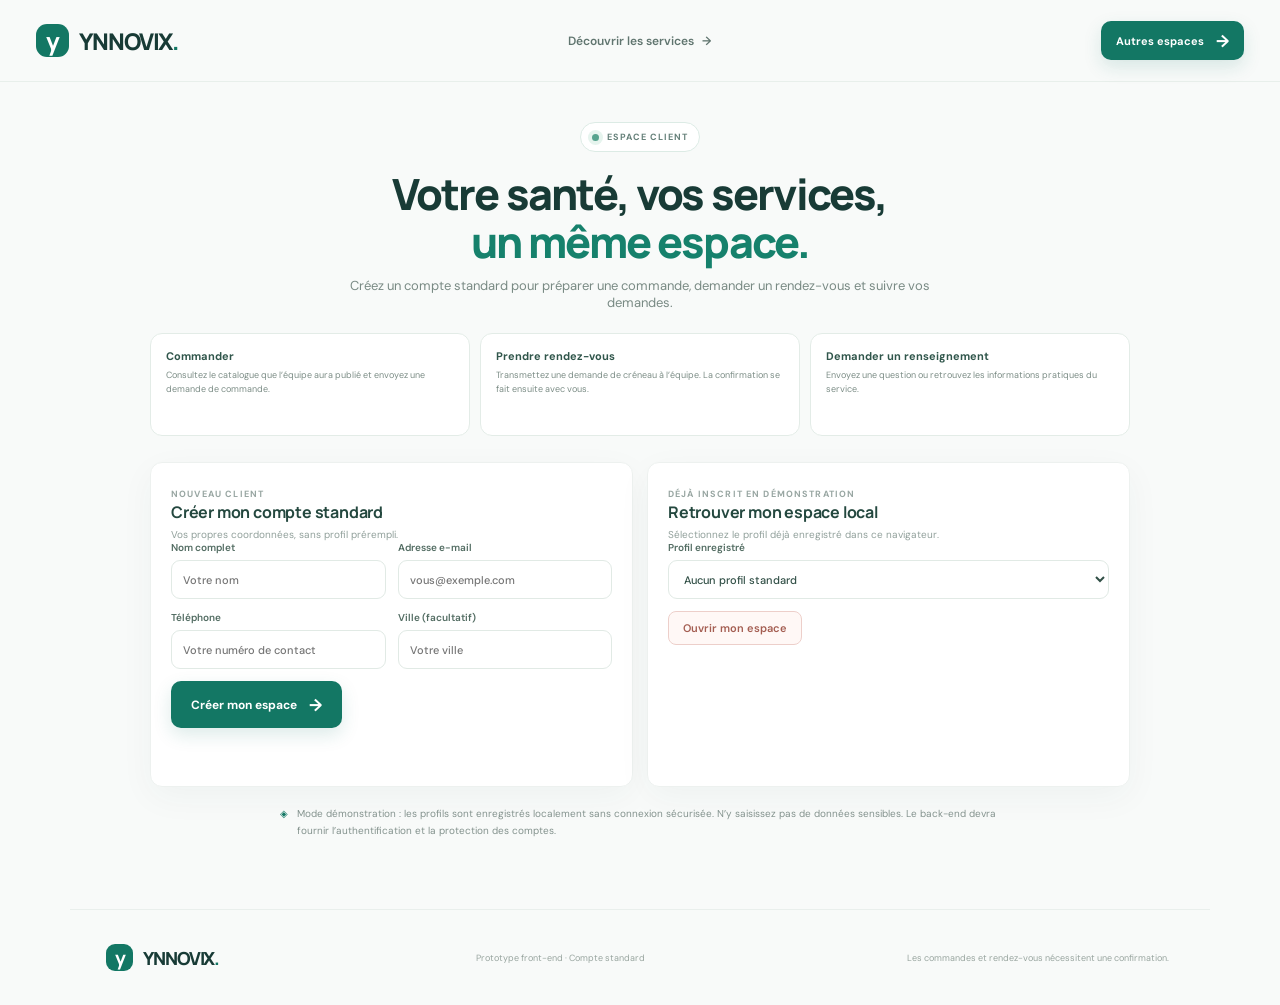
<file: compte-standard.html>
<!doctype html>
<html lang="fr">
<head><meta charset="utf-8"/><meta name="viewport" content="width=device-width, initial-scale=1"/><meta name="theme-color" content="#f4f8f6"/><title>YNNOVIX — Compte standard</title><link rel="preconnect" href="https://fonts.googleapis.com"/><link rel="preconnect" href="https://fonts.gstatic.com" crossorigin/><link href="https://fonts.googleapis.com/css2?family=DM+Sans:wght@400;500;600;700&family=Manrope:wght@500;600;700;800&display=swap" rel="stylesheet"/><link rel="stylesheet" href="styles.css"/></head>
<body class="marketing-page page-enter">
  <header class="site-header"><a class="site-brand" href="index.html"><span class="brand-mark">y</span><span>YNNOVIX<span class="brand-dot">.</span></span></a><a class="quiet-link" href="espace-standard.html">Découvrir les services <span>→</span></a><a class="site-button site-button-small" href="acces.html">Autres espaces <span>→</span></a></header>
  <main class="access-main account-main">
    <div class="access-intro reveal"><span class="eyebrow-pill"><i></i> ESPACE CLIENT</span><h1>Votre santé, vos services,<br/><em>un même espace.</em></h1><p>Créez un compte standard pour préparer une commande, demander un rendez-vous et suivre vos demandes.</p></div>
    <div class="account-type-grid reveal"><article class="account-type-card"><b>Commander</b><p>Consultez le catalogue que l’équipe aura publié et envoyez une demande de commande.</p></article><article class="account-type-card"><b>Prendre rendez-vous</b><p>Transmettez une demande de créneau à l’équipe. La confirmation se fait ensuite avec vous.</p></article><article class="account-type-card"><b>Demander un renseignement</b><p>Envoyez une question ou retrouvez les informations pratiques du service.</p></article></div>
    <div class="account-forms">
      <section class="panel account-form-panel reveal" id="inscription"><div class="panel-heading"><div><span class="eyebrow">NOUVEAU CLIENT</span><h2>Créer mon compte standard</h2><p>Vos propres coordonnées, sans profil prérempli.</p></div></div><form id="standard-signup" class="service-form"><label>Nom complet<input name="name" maxlength="120" autocomplete="name" required placeholder="Votre nom"/></label><label>Adresse e-mail<input name="email" type="email" autocomplete="email" required placeholder="vous@exemple.com"/></label><label>Téléphone<input name="phone" type="tel" autocomplete="tel" required placeholder="Votre numéro de contact"/></label><label>Ville (facultatif)<input name="city" maxlength="100" autocomplete="address-level2" placeholder="Votre ville"/></label><div class="span-all"><button class="site-button" type="submit">Créer mon espace <span>→</span></button><p class="service-feedback" id="signup-feedback" role="status"></p></div></form></section>
      <section class="panel account-form-panel reveal" id="connexion"><div class="panel-heading"><div><span class="eyebrow">DÉJÀ INSCRIT EN DÉMONSTRATION</span><h2>Retrouver mon espace local</h2><p>Sélectionnez le profil déjà enregistré dans ce navigateur.</p></div></div><form id="standard-login" class="service-form"><label class="span-all">Profil enregistré<select name="account" id="standard-account-select" required><option value="">Aucun profil standard</option></select></label><div class="span-all"><button class="secondary-button" type="submit">Ouvrir mon espace</button><p class="service-feedback" id="login-feedback" role="status"></p></div></form></section>
    </div>
    <p class="access-note reveal"><span>◈</span> Mode démonstration : les profils sont enregistrés localement sans connexion sécurisée. N’y saisissez pas de données sensibles. Le back-end devra fournir l’authentification et la protection des comptes.</p>
  </main>
  <footer class="site-footer"><a class="site-brand" href="index.html"><span class="brand-mark">y</span><span>YNNOVIX<span class="brand-dot">.</span></span></a><span>Prototype front-end · Compte standard</span><span>Les commandes et rendez-vous nécessitent une confirmation.</span></footer>
  <script src="compte-standard.js"></script><script src="site.js"></script>
</body></html>
</file>
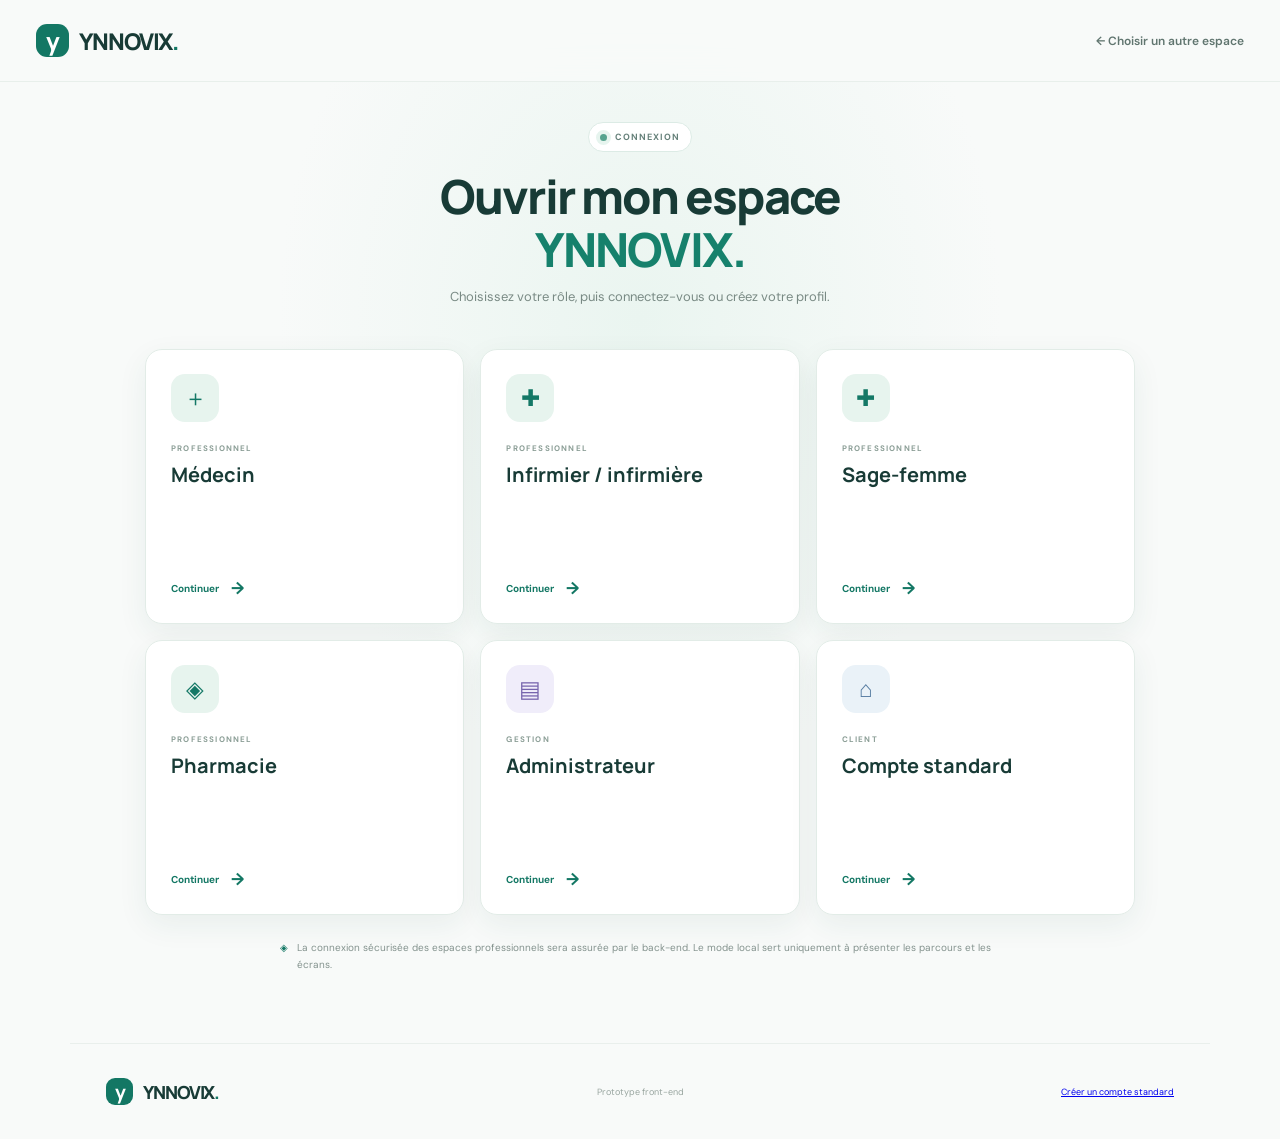
<file: connexion.html>
<!doctype html><html lang="fr"><head><meta charset="utf-8"/><meta name="viewport" content="width=device-width, initial-scale=1"/><meta name="theme-color" content="#f4f8f6"/><title>YNNOVIX — Connexion</title><link rel="preconnect" href="https://fonts.googleapis.com"/><link rel="preconnect" href="https://fonts.gstatic.com" crossorigin/><link href="https://fonts.googleapis.com/css2?family=DM+Sans:wght@400;500;600;700&family=Manrope:wght@500;600;700;800&display=swap" rel="stylesheet"/><link rel="stylesheet" href="styles.css"/></head><body class="access-page page-enter"><header class="site-header access-header"><a class="site-brand" href="index.html"><span class="brand-mark">y</span><span>YNNOVIX<span class="brand-dot">.</span></span></a><a class="quiet-link" href="acces.html">← Choisir un autre espace</a></header><main class="access-main"><div class="access-intro reveal"><span class="eyebrow-pill"><i></i> CONNEXION</span><h1>Ouvrir mon espace<br/><em>YNNOVIX.</em></h1><p>Choisissez votre rôle, puis connectez-vous ou créez votre profil.</p></div><div class="role-card-grid connection-grid"><a class="role-card doctor-card reveal" href="auth-entree.html?espace=medecin"><span class="role-card-icon">＋</span><span class="role-card-kicker">PROFESSIONNEL</span><h2>Médecin</h2><span class="role-card-action">Continuer <b>→</b></span></a><a class="role-card doctor-card reveal" href="auth-entree.html?espace=infirmier"><span class="role-card-icon">✚</span><span class="role-card-kicker">PROFESSIONNEL</span><h2>Infirmier / infirmière</h2><span class="role-card-action">Continuer <b>→</b></span></a><a class="role-card doctor-card reveal" href="auth-entree.html?espace=sage-femme"><span class="role-card-icon">✚</span><span class="role-card-kicker">PROFESSIONNEL</span><h2>Sage-femme</h2><span class="role-card-action">Continuer <b>→</b></span></a><a class="role-card doctor-card reveal" href="auth-entree.html?espace=pharmacie"><span class="role-card-icon">◈</span><span class="role-card-kicker">PROFESSIONNEL</span><h2>Pharmacie</h2><span class="role-card-action">Continuer <b>→</b></span></a><a class="role-card admin-card reveal" href="auth-entree.html?espace=administrateur"><span class="role-card-icon">▤</span><span class="role-card-kicker">GESTION</span><h2>Administrateur</h2><span class="role-card-action">Continuer <b>→</b></span></a><a class="role-card standard-card reveal" href="auth-entree.html?espace=client"><span class="role-card-icon">⌂</span><span class="role-card-kicker">CLIENT</span><h2>Compte standard</h2><span class="role-card-action">Continuer <b>→</b></span></a></div><p class="access-note reveal"><span>◈</span> La connexion sécurisée des espaces professionnels sera assurée par le back-end. Le mode local sert uniquement à présenter les parcours et les écrans.</p></main><footer class="site-footer access-footer"><a class="site-brand" href="index.html"><span class="brand-mark">y</span><span>YNNOVIX<span class="brand-dot">.</span></span></a><span>Prototype front-end</span><a class="footer-nav-link" href="compte-standard.html#inscription">Créer un compte standard</a></footer><script src="site.js"></script></body></html>
</file>
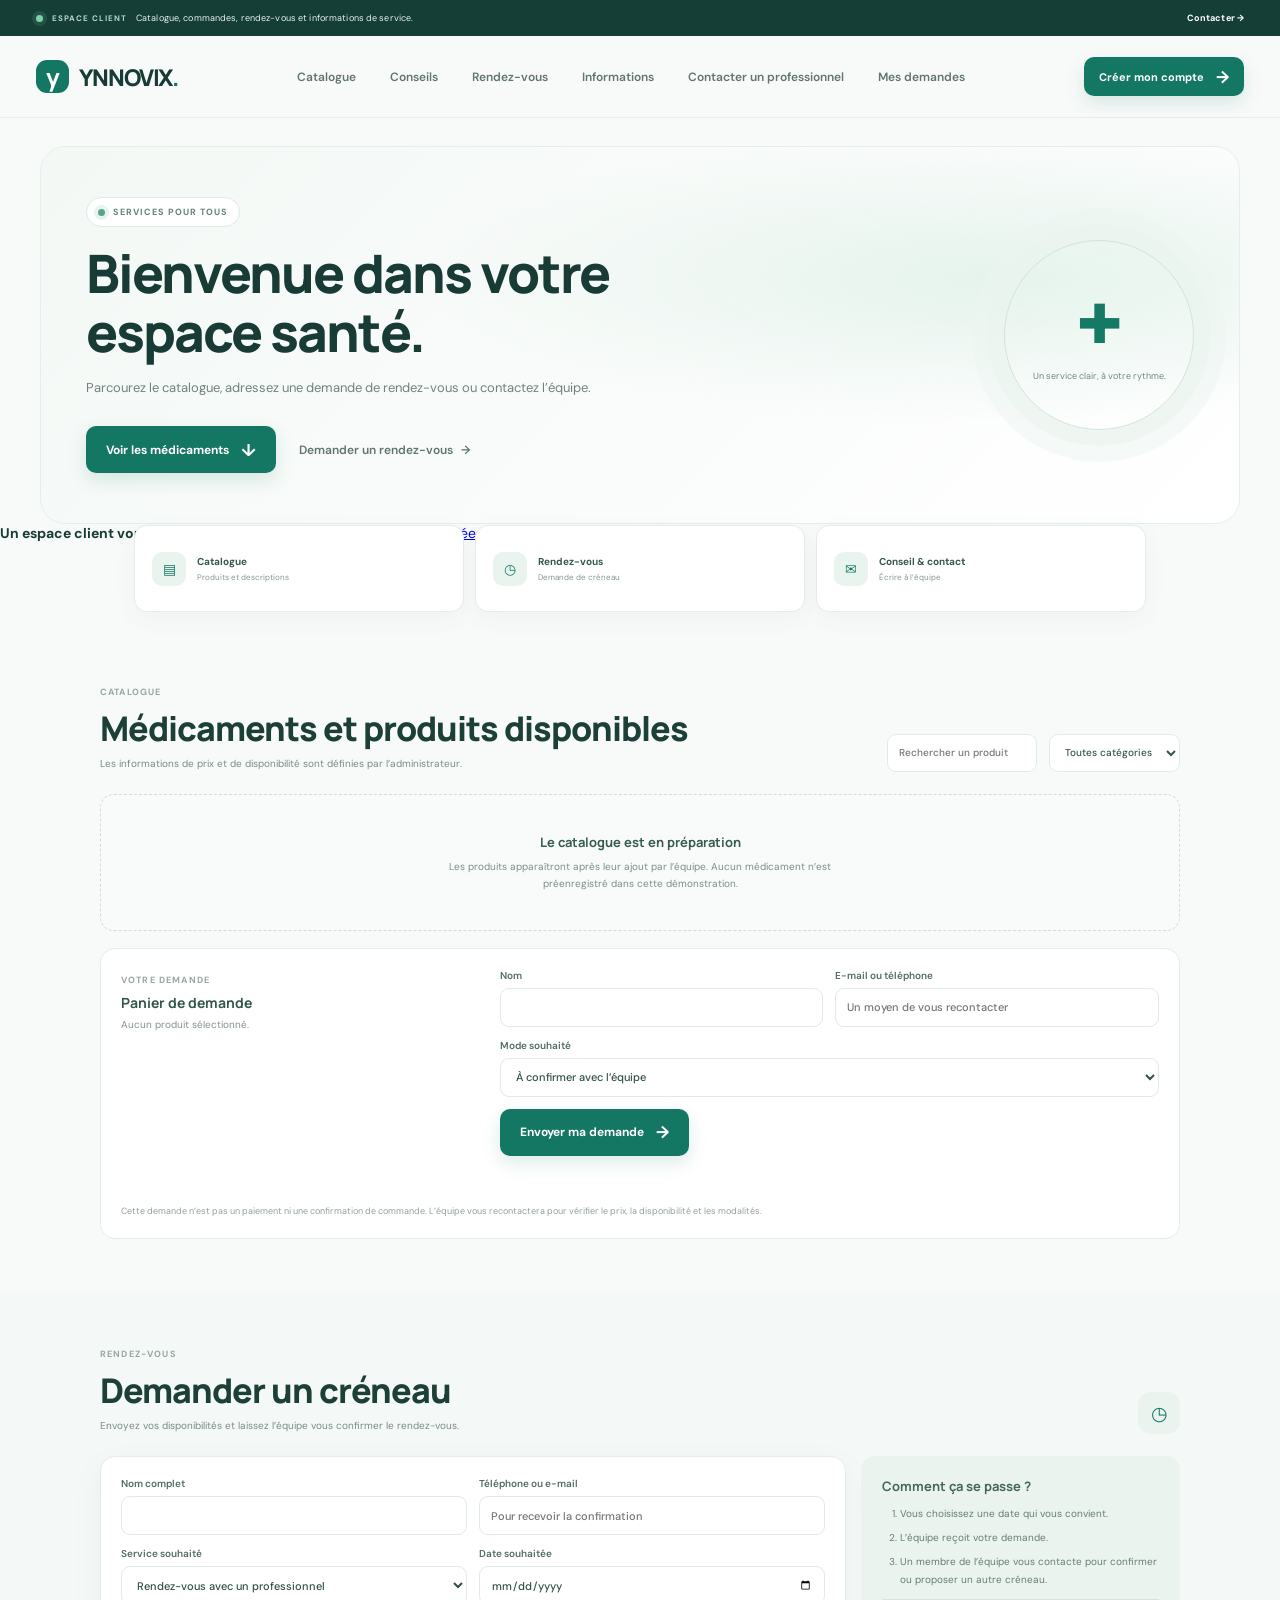
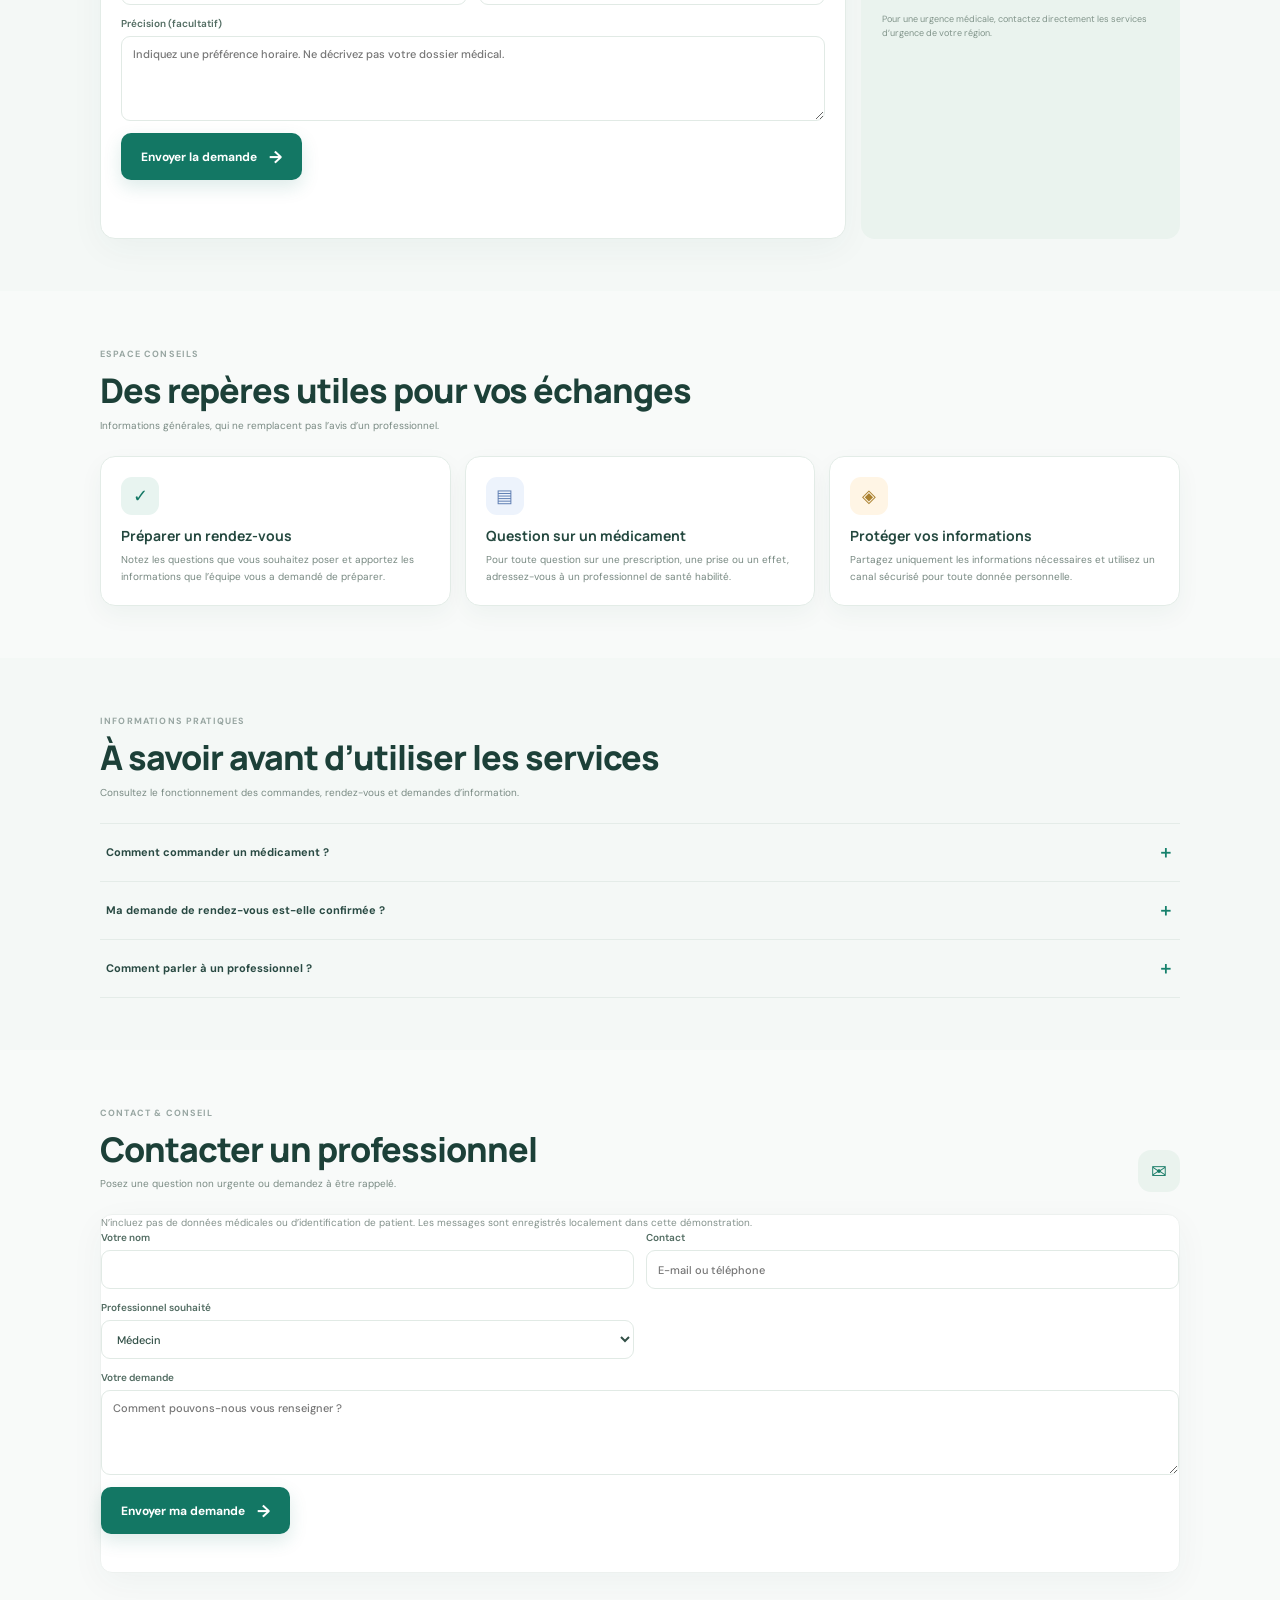
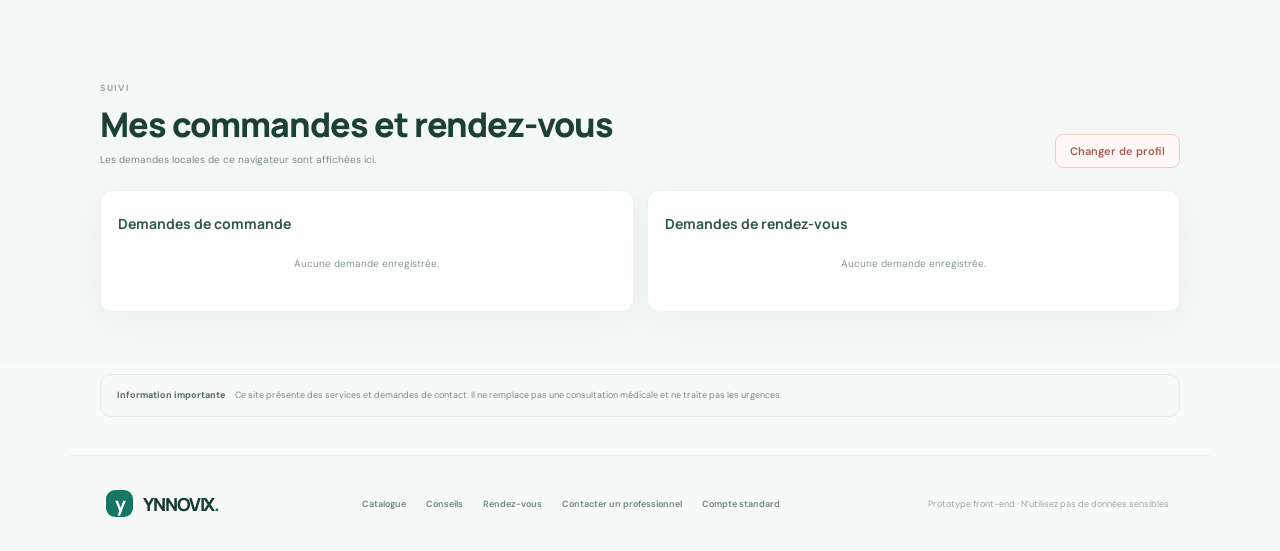
<file: espace-standard.html>
<!doctype html>
<html lang="fr">
<head><meta charset="utf-8"/><meta name="viewport" content="width=device-width, initial-scale=1"/><meta name="theme-color" content="#f4f8f6"/><meta name="description" content="Espace client YNNOVIX : médicaments, commandes, rendez-vous et renseignements."/><title>YNNOVIX — Espace client</title><link rel="preconnect" href="https://fonts.googleapis.com"/><link rel="preconnect" href="https://fonts.gstatic.com" crossorigin/><link href="https://fonts.googleapis.com/css2?family=DM+Sans:wght@400;500;600;700&family=Manrope:wght@500;600;700;800&display=swap" rel="stylesheet"/><link rel="stylesheet" href="styles.css"/></head>
<body class="marketing-page page-enter">
  <div class="announcement-bar"><span class="announcement-pulse"></span><b>ESPACE CLIENT</b><span>Catalogue, commandes, rendez-vous et informations de service.</span><a href="#professionnel">Contacter <span>→</span></a></div>
  <header class="site-header"><a class="site-brand" href="index.html"><span class="brand-mark">y</span><span>YNNOVIX<span class="brand-dot">.</span></span></a><nav class="site-nav" id="client-nav"><a href="#medicaments">Catalogue</a><a href="#conseils">Conseils</a><a href="#rendez-vous">Rendez-vous</a><a href="#informations">Informations</a><a href="#professionnel">Contacter un professionnel</a><a href="#mes-demandes">Mes demandes</a></nav><a class="site-button site-button-small" id="client-account-link" href="compte-standard.html">Créer mon compte <span>→</span></a><button class="mobile-nav-toggle" id="mobile-nav-toggle" type="button" aria-expanded="false" aria-controls="client-nav" aria-label="Ouvrir le menu"><span></span><span></span></button></header>
  <main>
    <section class="client-hero"><div><span class="eyebrow-pill"><i></i> SERVICES POUR TOUS</span><h1 id="client-greeting">Bienvenue dans votre espace santé.</h1><p>Parcourez le catalogue, adressez une demande de rendez-vous ou contactez l’équipe.</p><div class="hero-actions"><a class="site-button" href="#medicaments">Voir les médicaments <span>↓</span></a><a class="quiet-link" href="#rendez-vous">Demander un rendez-vous <span>→</span></a></div></div><div class="client-hero-mark"><span>✚</span><small>Un service clair, à votre rythme.</small></div></section>
    <section class="service-shortcuts" aria-label="Services disponibles"><a href="#medicaments"><span>▤</span><b>Catalogue</b><small>Produits et descriptions</small></a><a href="#rendez-vous"><span>◷</span><b>Rendez-vous</b><small>Demande de créneau</small></a><a href="#professionnel"><span>✉</span><b>Conseil & contact</b><small>Écrire à l’équipe</small></a></section>
    <section class="client-section" id="medicaments"><div class="client-section-head"><div><span class="eyebrow">CATALOGUE</span><h2>Médicaments et produits disponibles</h2><p>Les informations de prix et de disponibilité sont définies par l’administrateur.</p></div><div class="service-toolbar"><input id="product-search" type="search" placeholder="Rechercher un produit" aria-label="Rechercher un produit"/><select id="product-category" aria-label="Filtrer par catégorie"><option value="all">Toutes catégories</option></select></div></div><div class="product-grid" id="product-grid"><div class="empty-catalog"><b>Le catalogue est en préparation</b><p>Les produits apparaîtront après leur ajout par l’équipe. Aucun médicament n’est préenregistré dans cette démonstration.</p></div></div><aside class="client-order-panel"><div><span class="eyebrow">VOTRE DEMANDE</span><h3>Panier de demande</h3><p id="cart-summary">Aucun produit sélectionné.</p></div><form id="order-form" class="service-form"><label>Nom<input id="order-name" name="name" required autocomplete="name"/></label><label>E-mail ou téléphone<input id="order-contact" name="contact" required placeholder="Un moyen de vous recontacter"/></label><label class="span-all">Mode souhaité<select id="order-fulfillment" name="fulfillment"><option>À confirmer avec l’équipe</option><option>Retrait au point de vente</option><option>Livraison (si disponible)</option></select></label><button class="site-button span-all" type="submit">Envoyer ma demande <span>→</span></button></form><p class="service-feedback" id="order-feedback" role="status"></p><small class="client-disclaimer">Cette demande n’est pas un paiement ni une confirmation de commande. L’équipe vous recontactera pour vérifier le prix, la disponibilité et les modalités.</small></aside></section>
    <section class="client-section client-section-muted" id="rendez-vous"><div class="client-section-head"><div><span class="eyebrow">RENDEZ-VOUS</span><h2>Demander un créneau</h2><p>Envoyez vos disponibilités et laissez l’équipe vous confirmer le rendez-vous.</p></div><span class="client-section-symbol">◷</span></div><div class="appointment-layout"><form id="appointment-form" class="panel service-form appointment-form"><label>Nom complet<input name="name" required autocomplete="name"/></label><label>Téléphone ou e-mail<input name="contact" required placeholder="Pour recevoir la confirmation"/></label><label>Service souhaité<select name="service"><option>Rendez-vous avec un professionnel</option><option>Conseil pharmaceutique</option><option>Autre demande</option></select></label><label>Date souhaitée<input name="date" type="date" required/></label><label class="span-all">Précision (facultatif)<textarea name="note" maxlength="400" placeholder="Indiquez une préférence horaire. Ne décrivez pas votre dossier médical."></textarea></label><div class="span-all"><button class="site-button" type="submit">Envoyer la demande <span>→</span></button><p class="service-feedback" id="appointment-feedback" role="status"></p></div></form><aside class="appointment-aside"><b>Comment ça se passe ?</b><ol><li>Vous choisissez une date qui vous convient.</li><li>L’équipe reçoit votre demande.</li><li>Un membre de l’équipe vous contacte pour confirmer ou proposer un autre créneau.</li></ol><small>Pour une urgence médicale, contactez directement les services d’urgence de votre région.</small></aside></div></section>
    <section class="client-section" id="conseils"><div class="client-section-head"><div><span class="eyebrow">ESPACE CONSEILS</span><h2>Des repères utiles pour vos échanges</h2><p>Informations générales, qui ne remplacent pas l’avis d’un professionnel.</p></div></div><div class="service-grid"><article class="service-card"><span class="feature-icon">✓</span><h3>Préparer un rendez-vous</h3><p>Notez les questions que vous souhaitez poser et apportez les informations que l’équipe vous a demandé de préparer.</p></article><article class="service-card"><span class="feature-icon feature-icon-blue">▤</span><h3>Question sur un médicament</h3><p>Pour toute question sur une prescription, une prise ou un effet, adressez-vous à un professionnel de santé habilité.</p></article><article class="service-card"><span class="feature-icon feature-icon-amber">◈</span><h3>Protéger vos informations</h3><p>Partagez uniquement les informations nécessaires et utilisez un canal sécurisé pour toute donnée personnelle.</p></article></div></section>
    <section class="client-section client-section-muted" id="informations"><div class="client-section-head"><div><span class="eyebrow">INFORMATIONS PRATIQUES</span><h2>À savoir avant d’utiliser les services</h2><p>Consultez le fonctionnement des commandes, rendez-vous et demandes d’information.</p></div></div><div class="faq-list"><details class="faq-item"><summary>Comment commander un médicament ?<span>＋</span></summary><p>Choisissez les articles du catalogue et envoyez une demande. L’équipe vous confirme la disponibilité, le prix final et le mode de retrait ou de livraison avant tout achat.</p></details><details class="faq-item"><summary>Ma demande de rendez-vous est-elle confirmée ?<span>＋</span></summary><p>Non. La date proposée est une demande. Le rendez-vous est confirmé uniquement après le retour de l’équipe.</p></details><details class="faq-item"><summary>Comment parler à un professionnel ?<span>＋</span></summary><p>Utilisez le formulaire « Contacter un professionnel ». N’envoyez pas de diagnostic ou de dossier médical dans ce formulaire de démonstration.</p></details></div></section>
    <section class="client-section" id="professionnel"><div class="client-section-head"><div><span class="eyebrow">CONTACT & CONSEIL</span><h2>Contacter un professionnel</h2><p>Posez une question non urgente ou demandez à être rappelé.</p></div><span class="client-section-symbol">✉</span></div><article class="panel"><p class="muted-copy">N’incluez pas de données médicales ou d’identification de patient. Les messages sont enregistrés localement dans cette démonstration.</p><form id="contact-form" class="service-form"><label>Votre nom<input name="name" required/></label><label>Contact<input name="contact" required placeholder="E-mail ou téléphone"/></label><label>Professionnel souhaité<select name="profession"><option>Médecin</option><option>Pharmacien</option><option>Sage-femme</option><option>Infirmier / infirmière</option><option>Équipe d’accueil</option></select></label><label class="span-all">Votre demande<textarea name="message" maxlength="700" required placeholder="Comment pouvons-nous vous renseigner ?"></textarea></label><div class="span-all"><button class="site-button" type="submit">Envoyer ma demande <span>→</span></button><p id="contact-feedback" class="service-feedback" role="status"></p></div></form></article></section>
    <section class="client-section client-section-muted" id="mes-demandes"><div class="client-section-head"><div><span class="eyebrow">SUIVI</span><h2>Mes commandes et rendez-vous</h2><p>Les demandes locales de ce navigateur sont affichées ici.</p></div><button class="secondary-button" id="client-logout" type="button">Changer de profil</button></div><div class="request-history-grid"><article class="panel"><h3>Demandes de commande</h3><div id="client-orders"><p class="empty-state">Aucune demande enregistrée.</p></div></article><article class="panel"><h3>Demandes de rendez-vous</h3><div id="client-appointments"><p class="empty-state">Aucune demande enregistrée.</p></div></article></div></section>
    <section class="client-disclaimer-wide"><b>Information importante</b><span>Ce site présente des services et demandes de contact. Il ne remplace pas une consultation médicale et ne traite pas les urgences.</span></section>
  </main>
  <footer class="site-footer"><a class="site-brand" href="index.html"><span class="brand-mark">y</span><span>YNNOVIX<span class="brand-dot">.</span></span></a><nav class="footer-nav"><a href="#medicaments">Catalogue</a><a href="#conseils">Conseils</a><a href="#rendez-vous">Rendez-vous</a><a href="#professionnel">Contacter un professionnel</a><a href="compte-standard.html">Compte standard</a></nav><span class="footer-legal">Prototype front-end · N’utilisez pas de données sensibles</span></footer>
  <script src="standard-app.js"></script><script src="site.js"></script>
</body></html>
</file>
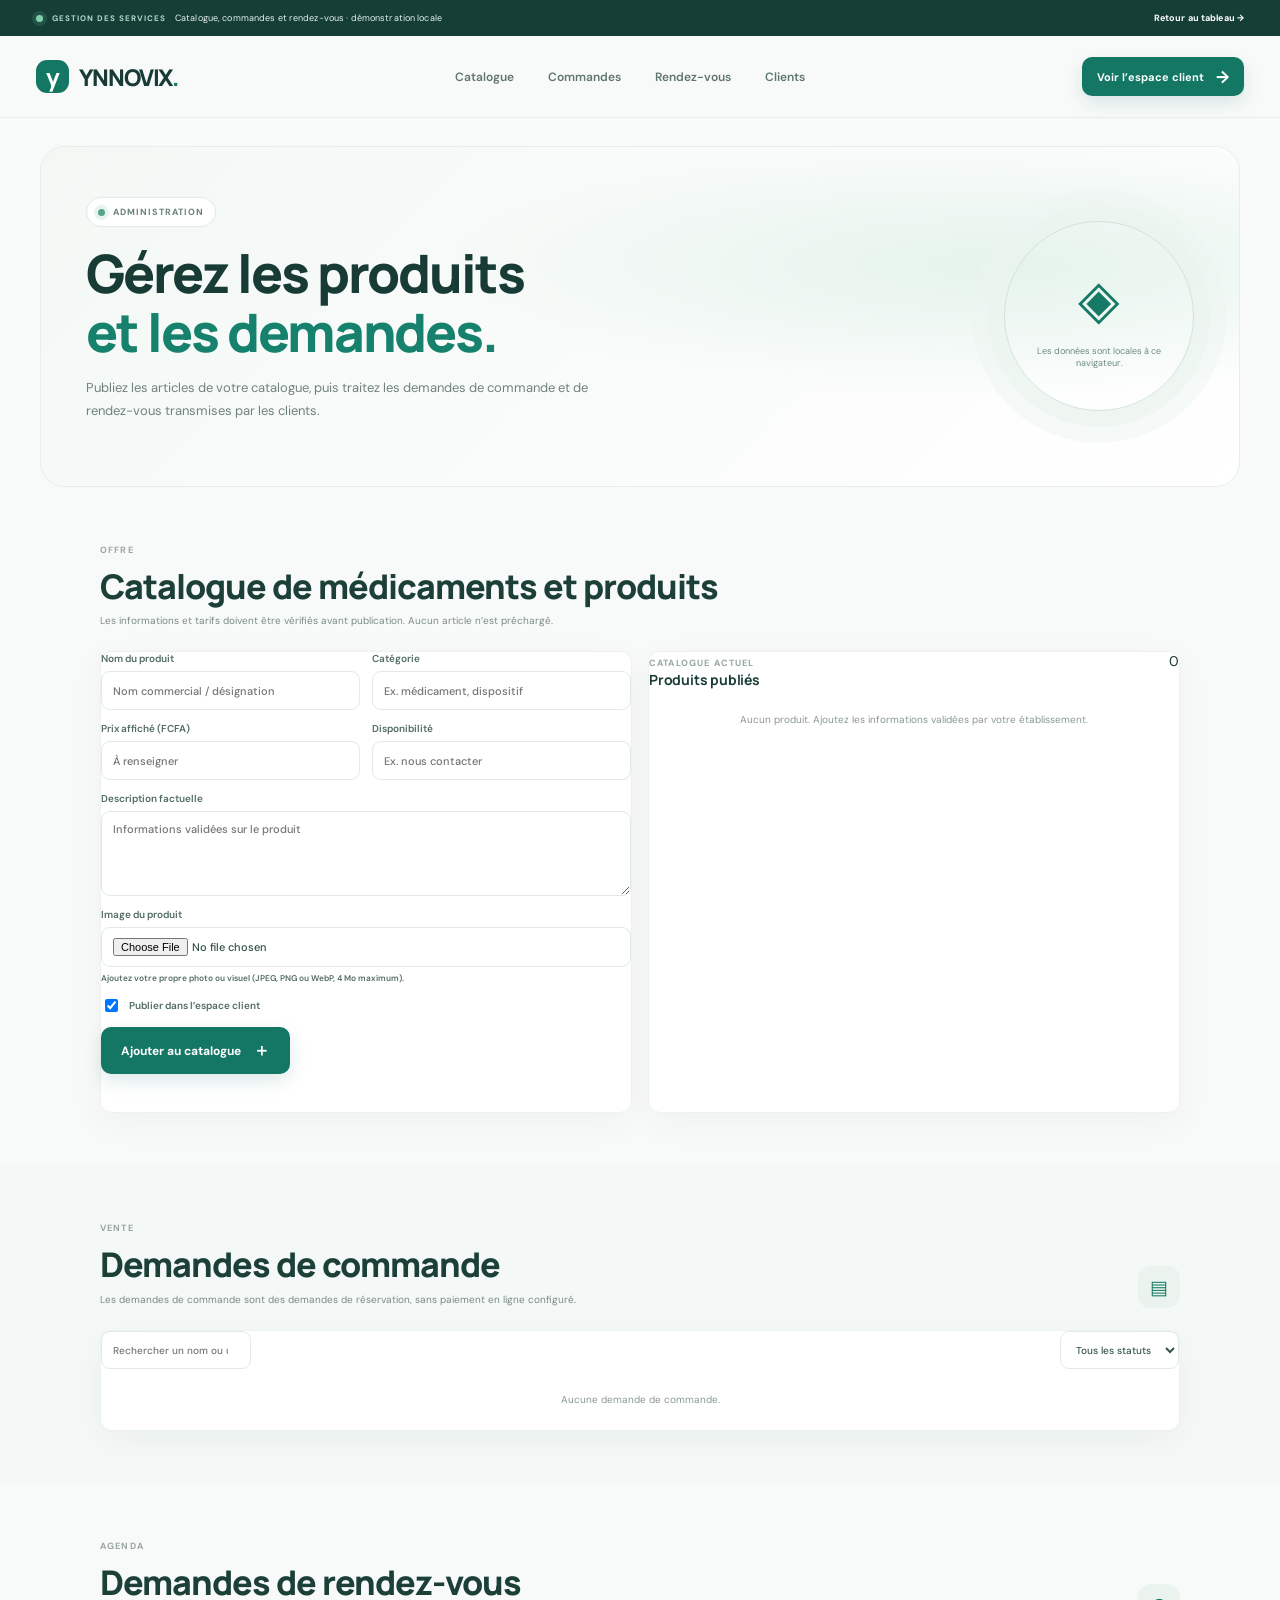
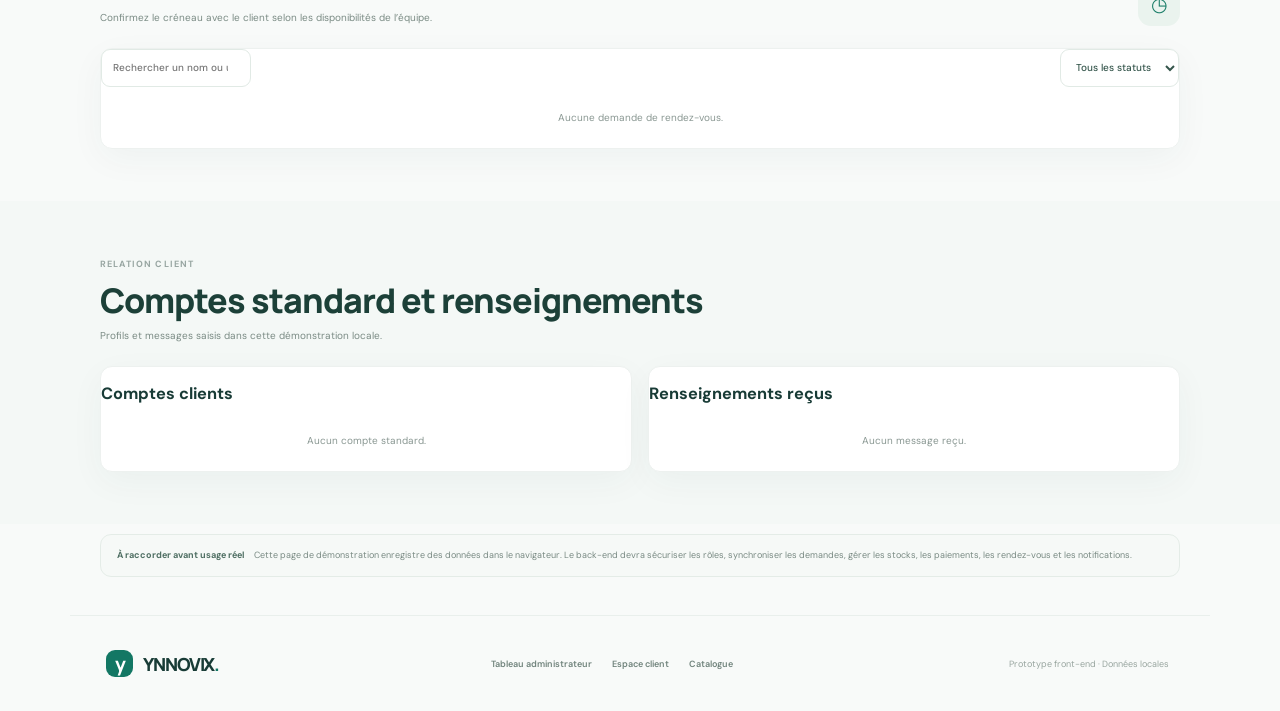
<file: gestion-catalogue.html>
<!doctype html>
<html lang="fr"><head><meta charset="utf-8"/><meta name="viewport" content="width=device-width, initial-scale=1"/><meta name="theme-color" content="#f4f8f6"/><title>YNNOVIX — Catalogue et demandes</title><link rel="preconnect" href="https://fonts.googleapis.com"/><link rel="preconnect" href="https://fonts.gstatic.com" crossorigin/><link href="https://fonts.googleapis.com/css2?family=DM+Sans:wght@400;500;600;700&family=Manrope:wght@500;600;700;800&display=swap" rel="stylesheet"/><link rel="stylesheet" href="styles.css"/></head>
<body class="marketing-page page-enter"><div class="announcement-bar"><span class="announcement-pulse"></span><b>GESTION DES SERVICES</b><span>Catalogue, commandes et rendez-vous · démonstration locale</span><a href="administrateur.html">Retour au tableau <span>→</span></a></div>
<header class="site-header"><a class="site-brand" href="index.html"><span class="brand-mark">y</span><span>YNNOVIX<span class="brand-dot">.</span></span></a><nav class="site-nav" id="site-nav"><a href="#catalogue">Catalogue</a><a href="#commandes">Commandes</a><a href="#rendez-vous">Rendez-vous</a><a href="#clients">Clients</a></nav><a class="site-button site-button-small" href="espace-standard.html">Voir l’espace client <span>→</span></a><button class="mobile-nav-toggle" id="mobile-nav-toggle" type="button" aria-expanded="false" aria-controls="site-nav" aria-label="Ouvrir le menu"><span></span><span></span></button></header>
<main><section class="client-hero admin-services-hero"><div><span class="eyebrow-pill"><i></i> ADMINISTRATION</span><h1>Gérez les produits<br/><em>et les demandes.</em></h1><p>Publiez les articles de votre catalogue, puis traitez les demandes de commande et de rendez-vous transmises par les clients.</p></div><div class="client-hero-mark"><span>◈</span><small>Les données sont locales à ce navigateur.</small></div></section>
<section class="client-section" id="catalogue"><div class="client-section-head"><div><span class="eyebrow">OFFRE</span><h2>Catalogue de médicaments et produits</h2><p>Les informations et tarifs doivent être vérifiés avant publication. Aucun article n’est préchargé.</p></div></div><div class="admin-service-layout"><form id="catalog-form" class="panel service-form"><label>Nom du produit<input name="name" maxlength="120" required placeholder="Nom commercial / désignation"/></label><label>Catégorie<input name="category" maxlength="60" required placeholder="Ex. médicament, dispositif"/></label><label>Prix affiché (FCFA)<input name="price" type="number" min="0" step="1" required placeholder="À renseigner"/></label><label>Disponibilité<input name="availability" maxlength="100" placeholder="Ex. nous contacter"/></label><label class="span-all">Description factuelle<textarea name="description" maxlength="500" placeholder="Informations validées sur le produit"></textarea></label><label class="span-all product-image-field">Image du produit<input name="image" id="product-image" type="file" accept="image/jpeg,image/png,image/webp"/><small>Ajoutez votre propre photo ou visuel (JPEG, PNG ou WebP, 4 Mo maximum).</small><img id="product-image-preview" class="product-image-preview hidden" alt="Aperçu du visuel sélectionné"/></label><div class="span-all"><label class="catalog-check"><input name="published" type="checkbox" checked/> Publier dans l’espace client</label><button class="site-button" type="submit">Ajouter au catalogue <span>＋</span></button><p class="service-feedback" id="catalog-feedback" role="status"></p></div></form><article class="panel"><div class="panel-heading"><div><span class="eyebrow">CATALOGUE ACTUEL</span><h2>Produits publiés</h2></div><span id="catalog-count" class="mini-count">0</span></div><div id="admin-catalog-list"><p class="empty-state">Aucun produit. Ajoutez les informations validées par votre établissement.</p></div></article></div></section>
<section class="client-section client-section-muted" id="commandes"><div class="client-section-head"><div><span class="eyebrow">VENTE</span><h2>Demandes de commande</h2><p>Les demandes de commande sont des demandes de réservation, sans paiement en ligne configuré.</p></div><span class="client-section-symbol">▤</span></div><div class="panel"><div class="service-toolbar"><input id="order-admin-search" type="search" placeholder="Rechercher un nom ou un contact"/><select id="order-admin-status"><option value="all">Tous les statuts</option><option>Reçue</option><option>À confirmer</option><option>Prête</option><option>Remise</option><option>Annulée</option></select></div><div id="admin-order-list" class="request-list"><p class="empty-state">Aucune demande de commande.</p></div></div></section>
<section class="client-section" id="rendez-vous"><div class="client-section-head"><div><span class="eyebrow">AGENDA</span><h2>Demandes de rendez-vous</h2><p>Confirmez le créneau avec le client selon les disponibilités de l’équipe.</p></div><span class="client-section-symbol">◷</span></div><div class="panel"><div class="service-toolbar"><input id="appointment-admin-search" type="search" placeholder="Rechercher un nom ou un contact"/><select id="appointment-admin-status"><option value="all">Tous les statuts</option><option>Reçue</option><option>À confirmer</option><option>Confirmée</option><option>Terminée</option><option>Annulée</option></select></div><div id="admin-appointment-list" class="request-list"><p class="empty-state">Aucune demande de rendez-vous.</p></div></div></section>
<section class="client-section client-section-muted" id="clients"><div class="client-section-head"><div><span class="eyebrow">RELATION CLIENT</span><h2>Comptes standard et renseignements</h2><p>Profils et messages saisis dans cette démonstration locale.</p></div></div><div class="admin-service-layout"><article class="panel"><h3>Comptes clients</h3><div id="admin-client-list"><p class="empty-state">Aucun compte standard.</p></div></article><article class="panel"><h3>Renseignements reçus</h3><div id="admin-message-list"><p class="empty-state">Aucun message reçu.</p></div></article></div></section>
<section class="client-disclaimer-wide"><b>À raccorder avant usage réel</b><span>Cette page de démonstration enregistre des données dans le navigateur. Le back-end devra sécuriser les rôles, synchroniser les demandes, gérer les stocks, les paiements, les rendez-vous et les notifications.</span></section></main>
<footer class="site-footer"><a class="site-brand" href="index.html"><span class="brand-mark">y</span><span>YNNOVIX<span class="brand-dot">.</span></span></a><nav class="footer-nav"><a href="administrateur.html">Tableau administrateur</a><a href="espace-standard.html">Espace client</a><a href="#catalogue">Catalogue</a></nav><span class="footer-legal">Prototype front-end · Données locales</span></footer><script src="gestion-catalogue.js"></script><script src="site.js"></script></body></html>
</file>
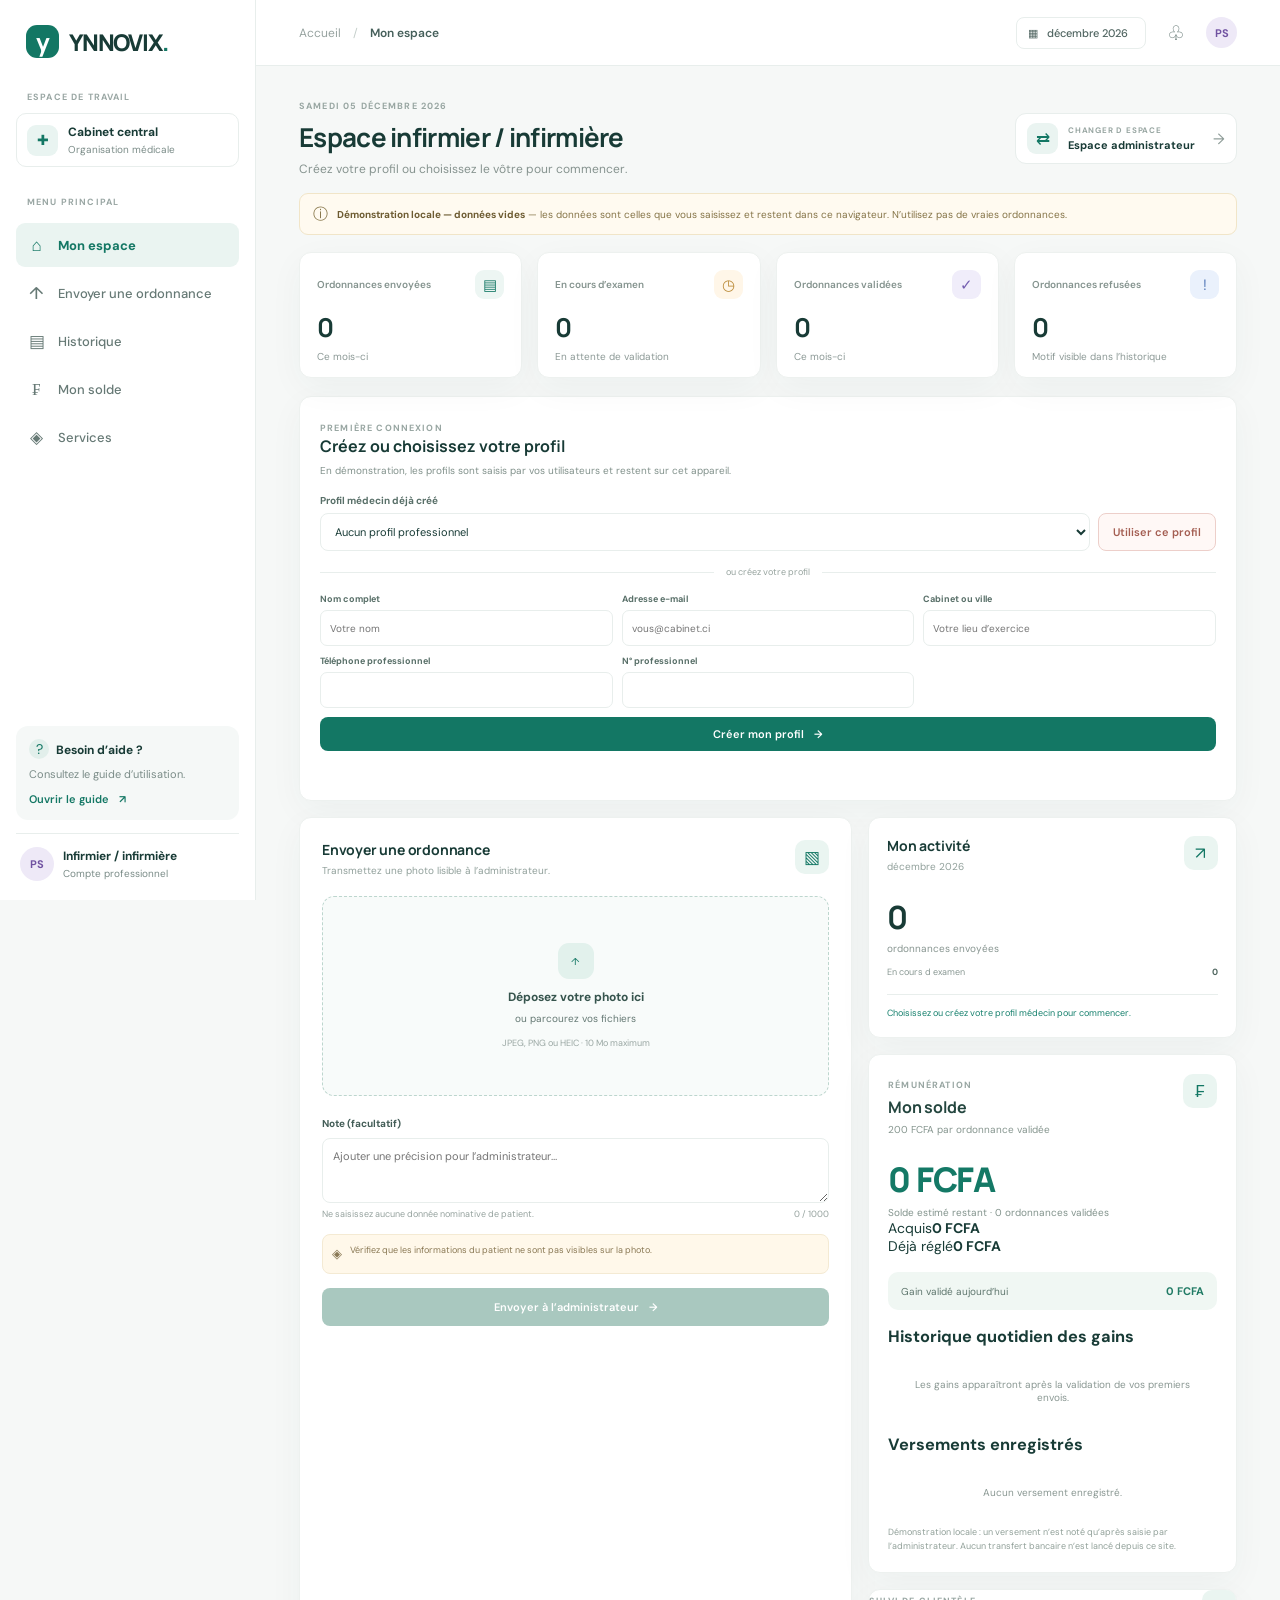
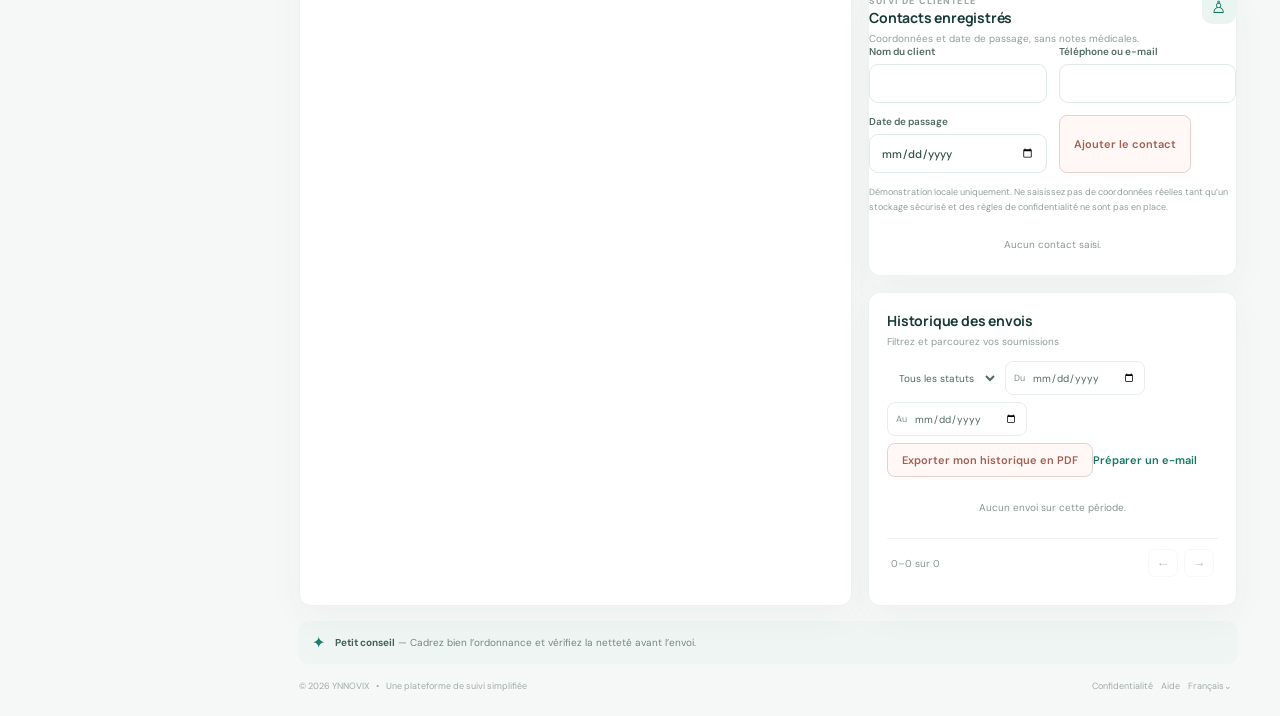
<file: infirmier.html>
<!doctype html>
<html lang="fr" data-role="doctor">
<head>
  <meta charset="utf-8" />
  <meta name="viewport" content="width=device-width, initial-scale=1" />
  <meta name="theme-color" content="#f5f8f7" />
  <title>YNNOVIX — Espace infirmier</title>
  <link rel="preconnect" href="https://fonts.googleapis.com">
  <link rel="preconnect" href="https://fonts.gstatic.com" crossorigin>
  <link href="https://fonts.googleapis.com/css2?family=DM+Sans:wght@400;500;600;700&family=Manrope:wght@500;600;700;800&display=swap" rel="stylesheet">
  <link rel="stylesheet" href="styles.css" />
</head>
<body data-role="doctor" data-profession="Infirmier / infirmière">
  <aside class="sidebar">
    <a class="brand" href="index.html" aria-label="Accueil YNNOVIX"><span class="brand-mark">y</span><span>YNNOVIX<span class="brand-dot">.</span></span></a>
    <div class="workspace-label">ESPACE DE TRAVAIL</div>
    <div class="workspace"><span class="workspace-icon">✚</span><span><b>Cabinet central</b><small>Organisation médicale</small></span></div>
    <div class="nav-label">MENU PRINCIPAL</div>
    <nav class="nav" id="navigation"></nav>
    <div class="sidebar-bottom">
      <div class="help-card"><span class="help-icon">?</span><b>Besoin d’aide ?</b><p>Consultez le guide d’utilisation.</p><button id="help-button" type="button">Ouvrir le guide <span>↗</span></button></div>
      <div class="profile"><span class="avatar admin-avatar" id="avatar">AD</span><span class="profile-copy"><b id="profile-name">Administrateur</b><small id="profile-role">Administratrice</small></span></div>
    </div>
  </aside>

  <main class="main">
    <header class="topbar"><div class="breadcrumbs">Accueil <span>/</span> <b id="crumb">Vue d’ensemble</b></div><div class="top-actions"><span class="sync-status hidden" id="sync-status" role="status"></span><span class="period">▦ <span id="period-label">Chargement…</span></span><button class="icon-button" id="notifications-button" aria-label="Notifications" aria-expanded="false">♧<i class="hidden" id="notification-dot"></i></button><span class="top-avatar" id="top-avatar">AD</span><button class="logout-button hidden" id="logout-button">Déconnexion</button></div></header><aside class="notification-panel hidden" id="notification-panel" aria-live="polite"><div class="notification-head"><b>Notifications</b><button id="mark-notifications-read" class="text-link" type="button">Tout marquer comme lu</button></div><div id="notification-list"><p class="empty-state">Aucune notification pour le moment.</p></div></aside>
    <div class="content">
      <section class="panel auth-panel hidden" id="auth-panel"><div class="auth-copy"><span class="eyebrow">ESPACE SÉCURISÉ</span><h1>Connexion à YNNOVIX</h1><p>Connectez-vous pour accéder aux données synchronisées de votre espace.</p></div><form id="auth-form"><label class="field-label" for="auth-name">Nom complet</label><input id="auth-name" class="auth-input hidden" autocomplete="name" /><label class="field-label" for="auth-email">Adresse e-mail</label><input id="auth-email" class="auth-input" type="email" autocomplete="username" required /><label class="field-label" for="auth-password">Mot de passe</label><input id="auth-password" class="auth-input" type="password" autocomplete="current-password" minlength="8" required /><div class="auth-actions"><button class="primary-button" type="submit" data-auth-action="sign-in">Se connecter</button><button class="secondary-button" type="submit" data-auth-action="sign-up">Créer un compte médecin</button></div><p class="auth-message" id="auth-message" role="alert"></p></form></section>
      <section class="welcome-row"><div><div class="eyebrow" id="eyebrow">LUNDI 24 NOVEMBRE 2026</div><h1 id="page-title">Vue d’ensemble</h1><p id="page-subtitle">Voici ce qui se passe dans votre espace aujourd’hui.</p></div><a class="role-switch" href="acces.html"><span class="switch-icon">⇄</span><span><small>CHANGER D ESPACE</small><b>Espace administrateur</b></span><span class="chevron">→</span></a></section>
      <div class="demo-banner"><span>ⓘ</span><span><b>Démonstration locale — données vides</b> — les données sont celles que vous saisissez et restent dans ce navigateur. N’utilisez pas de vraies ordonnances.</span></div>

      <section class="stats-grid" id="stats"></section>

      <section class="main-grid" id="admin-view">
        <article class="panel chart-panel"><div class="panel-heading"><div><h2>Activité des ordonnances</h2><p>Envois reçus au cours du mois</p></div><span class="select-small">Ce mois-ci</span></div><div class="chart-legend"><span><i></i>Ordonnances reçues</span><b id="chart-total">0 <small>ce mois</small></b></div><div class="chart-wrap"><div class="y-labels"><span>60</span><span>45</span><span>30</span><span>15</span><span>0</span></div><div class="chart"><div class="gridline g1"></div><div class="gridline g2"></div><div class="gridline g3"></div><div class="gridline g4"></div><svg viewBox="0 0 680 190" preserveAspectRatio="none" aria-label="Graphique des envois"><defs><linearGradient id="fill" x1="0" x2="0" y1="0" y2="1"><stop offset="0" stop-color="#168270" stop-opacity=".22"/><stop offset="1" stop-color="#168270" stop-opacity="0"/></linearGradient></defs><path class="area" d="M0 155 L680 155 V190 H0Z"/><path class="line" d="M0 155 L680 155"/><circle cx="680" cy="155" r="5"/></svg><div class="x-labels"><span>01 nov.</span><span>05 nov.</span><span>10 nov.</span><span>15 nov.</span><span>20 nov.</span><span>24 nov.</span><span>30 nov.</span></div></div></div></article>
        <article class="panel ranking-panel"><div class="panel-heading"><div><h2>Classement du mois</h2><p>Par ordonnances validées</p></div></div><div class="ranking-list" id="ranking"></div><button class="text-link" id="all-doctors-button" type="button">Gérer l’équipe <span>→</span></button></article>
      </section>

      <section class="bottom-grid" id="admin-bottom"><article class="panel table-panel"><div class="panel-heading"><div><h2>Derniers envois</h2><p>Suivez les soumissions de votre équipe</p></div><button class="text-link" id="export-submissions" type="button">Exporter CSV <span>↓</span></button></div><div class="table-filters"><label class="search-field"><span aria-hidden="true">⌕</span><input id="submission-search" type="search" placeholder="Rechercher un médecin…" aria-label="Rechercher un médecin" /></label><label class="filter-field"><span class="sr-only">Filtrer par statut</span><select id="submission-status"><option value="all">Tous les statuts</option><option value="pending">À examiner</option><option value="approved">Validé</option><option value="rejected">Refusé</option></select></label><label class="filter-date"><span class="sr-only">Depuis le</span><input id="submission-from" type="date" aria-label="Date de début" /></label><label class="filter-date"><span class="sr-only">Jusqu’au</span><input id="submission-to" type="date" aria-label="Date de fin" /></label></div><div class="table-scroll"><table><thead><tr><th>MÉDECIN</th><th>DATE D’ENVOI</th><th>ORDONNANCES</th><th>STATUT</th><th></th></tr></thead><tbody id="submission-rows"></tbody></table></div><div class="pagination"><span id="submission-page-info">—</span><div><button class="page-button" id="submission-prev" type="button" aria-label="Page précédente">←</button><button class="page-button" id="submission-next" type="button" aria-label="Page suivante">→</button></div></div></article><article class="panel insight-panel"><div class="insight-top"><span class="sparkle">✳</span><span class="insight-tag">À RETENIR</span></div><h2 id="insight-title">Votre équipe progresse</h2><p id="insight-copy">Les envois validés sont en hausse de <b>12,8 %</b> par rapport au mois dernier.</p><div class="insight-foot"><span>Mis à jour à l’instant</span><span>↗</span></div></article></section>
      <section class="panel team-panel hidden" id="team-section"><div class="panel-heading"><div><span class="eyebrow">ESPACE ADMINISTRATEUR</span><h2>Gestion de l’équipe</h2><p>Invitez des médecins et gérez l’accès à leur compte.</p></div><span class="team-total" id="team-total"></span></div><form class="invite-form" id="invite-form"><label><span>Nom du médecin</span><input id="invite-name" name="name" autocomplete="name" maxlength="120" placeholder="Nom du médecin" required /></label><label><span>E-mail</span><input id="invite-email" name="email" type="email" autocomplete="email" placeholder="nom@cabinet.ci" required /></label><label><span>Cabinet ou ville</span><input id="invite-place" name="place" maxlength="120" placeholder="Ville ou cabinet" /></label><button class="primary-button" type="submit">Inviter un médecin <span>→</span></button></form><p class="form-feedback" id="invite-feedback" role="status"></p><div class="table-filters team-filters"><label class="search-field"><span aria-hidden="true">⌕</span><input id="team-search" type="search" placeholder="Chercher un nom, un e-mail ou un lieu…" aria-label="Rechercher dans l’équipe" /></label><label class="filter-field"><span class="sr-only">État du compte</span><select id="team-status"><option value="all">Tous les comptes</option><option value="active">Actifs</option><option value="inactive">Suspendus</option></select></label></div><div class="table-scroll"><table><thead><tr><th>MÉDECIN</th><th>LIEU D’EXERCICE</th><th>ENVOIS</th><th>COMPTE</th><th>ACCÈS</th></tr></thead><tbody id="doctor-rows"></tbody></table></div></section>

      <section class="doctor-view hidden" id="doctor-view"><article class="panel doctor-profile-setup" id="doctor-profile-setup"><div class="setup-copy"><span class="eyebrow">PREMIÈRE CONNEXION</span><h2>Créez ou choisissez votre profil</h2><p>En démonstration, les profils sont saisis par vos utilisateurs et restent sur cet appareil.</p></div><div class="active-doctor-card hidden" id="active-doctor-card"><span>Profil sélectionné</span><b id="active-doctor-name"></b><button class="text-link" id="change-doctor-profile" type="button">Changer de profil</button></div><div class="profile-picker" id="doctor-profile-picker"><label for="doctor-profile-select">Profil médecin déjà créé</label><div><select id="doctor-profile-select" aria-label="Choisir un profil médecin"><option value="">Aucun profil médecin</option></select><button class="secondary-button" id="use-doctor-profile" type="button" disabled>Utiliser ce profil</button></div></div><div class="setup-divider" id="doctor-profile-divider"><span>ou créez votre profil</span></div><form class="doctor-create-form" id="doctor-profile-form"><label><span>Nom complet</span><input id="doctor-name" autocomplete="name" maxlength="120" placeholder="Votre nom" required /></label><label><span>Adresse e-mail</span><input id="doctor-email" type="email" autocomplete="email" placeholder="vous@cabinet.ci" required /></label><label><span>Cabinet ou ville</span><input id="doctor-place" maxlength="120" placeholder="Votre lieu d’exercice" /></label><button class="primary-button" type="submit">Créer mon profil <span>→</span></button></form><p class="form-feedback" id="doctor-profile-feedback" role="status"></p></article><div class="doctor-columns"><div class="panel upload-panel"><div class="upload-title"><div><h2>Envoyer une ordonnance</h2><p>Transmettez une photo lisible à l’administrateur.</p></div><span class="camera-badge">▧</span></div><label class="dropzone" id="dropzone"><input type="file" accept="image/jpeg,image/png,image/heic,image/heif" id="file-input" /><span class="upload-symbol">↑</span><b id="upload-title">Déposez votre photo ici</b><span id="upload-hint">ou parcourez vos fichiers</span><small>JPEG, PNG ou HEIC · 10 Mo maximum</small></label><div class="file-preview hidden" id="file-preview"><img id="file-preview-image" alt="Aperçu de l’image choisie" /><span id="file-preview-name"></span><button type="button" id="remove-file" aria-label="Retirer le fichier">×</button></div><label class="field-label" for="note">Note (facultatif)</label><textarea id="note" maxlength="1000" placeholder="Ajouter une précision pour l’administrateur…"></textarea><div class="field-hint"><span>Ne saisissez aucune donnée nominative de patient.</span><span id="note-count">0 / 1000</span></div><div class="privacy-note"><span>◈</span><span>Vérifiez que les informations du patient ne sont pas visibles sur la photo.</span></div><button class="primary-button" id="send-button" disabled>Envoyer à l’administrateur <span>→</span></button><div class="send-feedback" id="send-feedback" role="status"></div></div><div class="doctor-side"><article class="panel personal-summary"><div class="panel-heading"><div><h2>Mon activité</h2><p id="doctor-month-label"></p></div><span class="summary-icon">↗</span></div><div class="big-number">0 <small>ordonnances envoyées</small></div><div class="progress-track hidden"><span></span></div><div class="progress-copy"><span>En cours d examen</span><b>0</b></div><div class="good-note">Vos envois et leurs statuts sont visibles dans l’historique.</div></article><article class="panel history-panel"><div class="panel-heading"><div><h2>Historique des envois</h2><p>Filtrez et parcourez vos soumissions</p></div></div><div class="history-filters"><select id="history-status" aria-label="Filtrer l’historique par statut"><option value="all">Tous les statuts</option><option value="pending">À examiner</option><option value="approved">Validé</option><option value="rejected">Refusé</option></select><label><span>Du</span><input id="history-from" type="date" aria-label="Date de début de l’historique" /></label><label><span>Au</span><input id="history-to" type="date" aria-label="Date de fin de l’historique" /></label></div><div id="doctor-history"></div><div class="pagination"><span id="history-page-info"></span><div><button class="page-button" id="history-prev" type="button" aria-label="Page précédente">←</button><button class="page-button" id="history-next" type="button" aria-label="Page suivante">→</button></div></div></article></div></div><div class="doctor-tip"><span>✦</span><span><b>Petit conseil</b> — Cadrez bien l’ordonnance et vérifiez la netteté avant l’envoi.</span></div></section>
      <footer>© 2026 YNNOVIX <span>•</span> Une plateforme de suivi simplifiée <span class="footer-right">Confidentialité&nbsp;&nbsp;&nbsp; Aide&nbsp;&nbsp;&nbsp; Français⌄</span></footer>
      <dialog class="review-dialog" id="review-dialog"><div class="dialog-head"><div><small>ORDONNANCE SOUMISE</small><h2 id="review-name">Revoir l’envoi</h2><p id="review-meta"></p><p class="review-note hidden" id="review-note"></p></div><button class="dialog-close" id="dialog-close" aria-label="Fermer">×</button></div><div class="image-stage" id="image-stage"><img id="review-image" alt="Photo soumise par le médecin" /><span id="image-placeholder">Aucune image réelle : exemple de démonstration</span></div><label class="decision-label" for="decision-note">Motif ou commentaire pour le médecin <span>(obligatoire en cas de refus)</span></label><textarea id="decision-note" maxlength="1000" placeholder="Ex. Photo floue, merci de renvoyer une image plus nette…"></textarea><div class="dialog-actions"><button class="secondary-button" id="reject-button">Refuser et expliquer</button><button class="primary-button" id="approve-button">Valider l’envoi</button></div></dialog>
      <dialog class="help-dialog" id="help-dialog"><div class="dialog-head"><div><small>GUIDE RAPIDE</small><h2>Bien démarrer avec YNNOVIX</h2><p>Les gestes essentiels dans chaque espace.</p></div><button class="dialog-close" id="help-close" aria-label="Fermer">×</button></div><div class="help-content"><h3>Espace médecin</h3><p>Choisissez une image nette, vérifiez qu’aucune information de patient n’apparaît, puis envoyez-la. Suivez le statut et lisez le motif si l’envoi est refusé.</p><h3>Espace administrateur</h3><p>Ouvrez les soumissions à examiner, ajoutez un motif avant tout refus, gérez les comptes dans Équipe et filtrez l’historique par dates ou par statut.</p><h3>Mode de démonstration</h3><p>Les données sont fictives et temporaires. Configurez Supabase pour activer les comptes, les invitations et la synchronisation.</p></div><div class="help-dialog-footer"><button class="primary-button" id="help-done">Compris</button></div></dialog>
    </div>
  </main>
  <script src="supabase-config.js"></script>
  <script src="app.js"></script>
  <script src="supabase-app.js"></script>
</body>
</html>
</file>
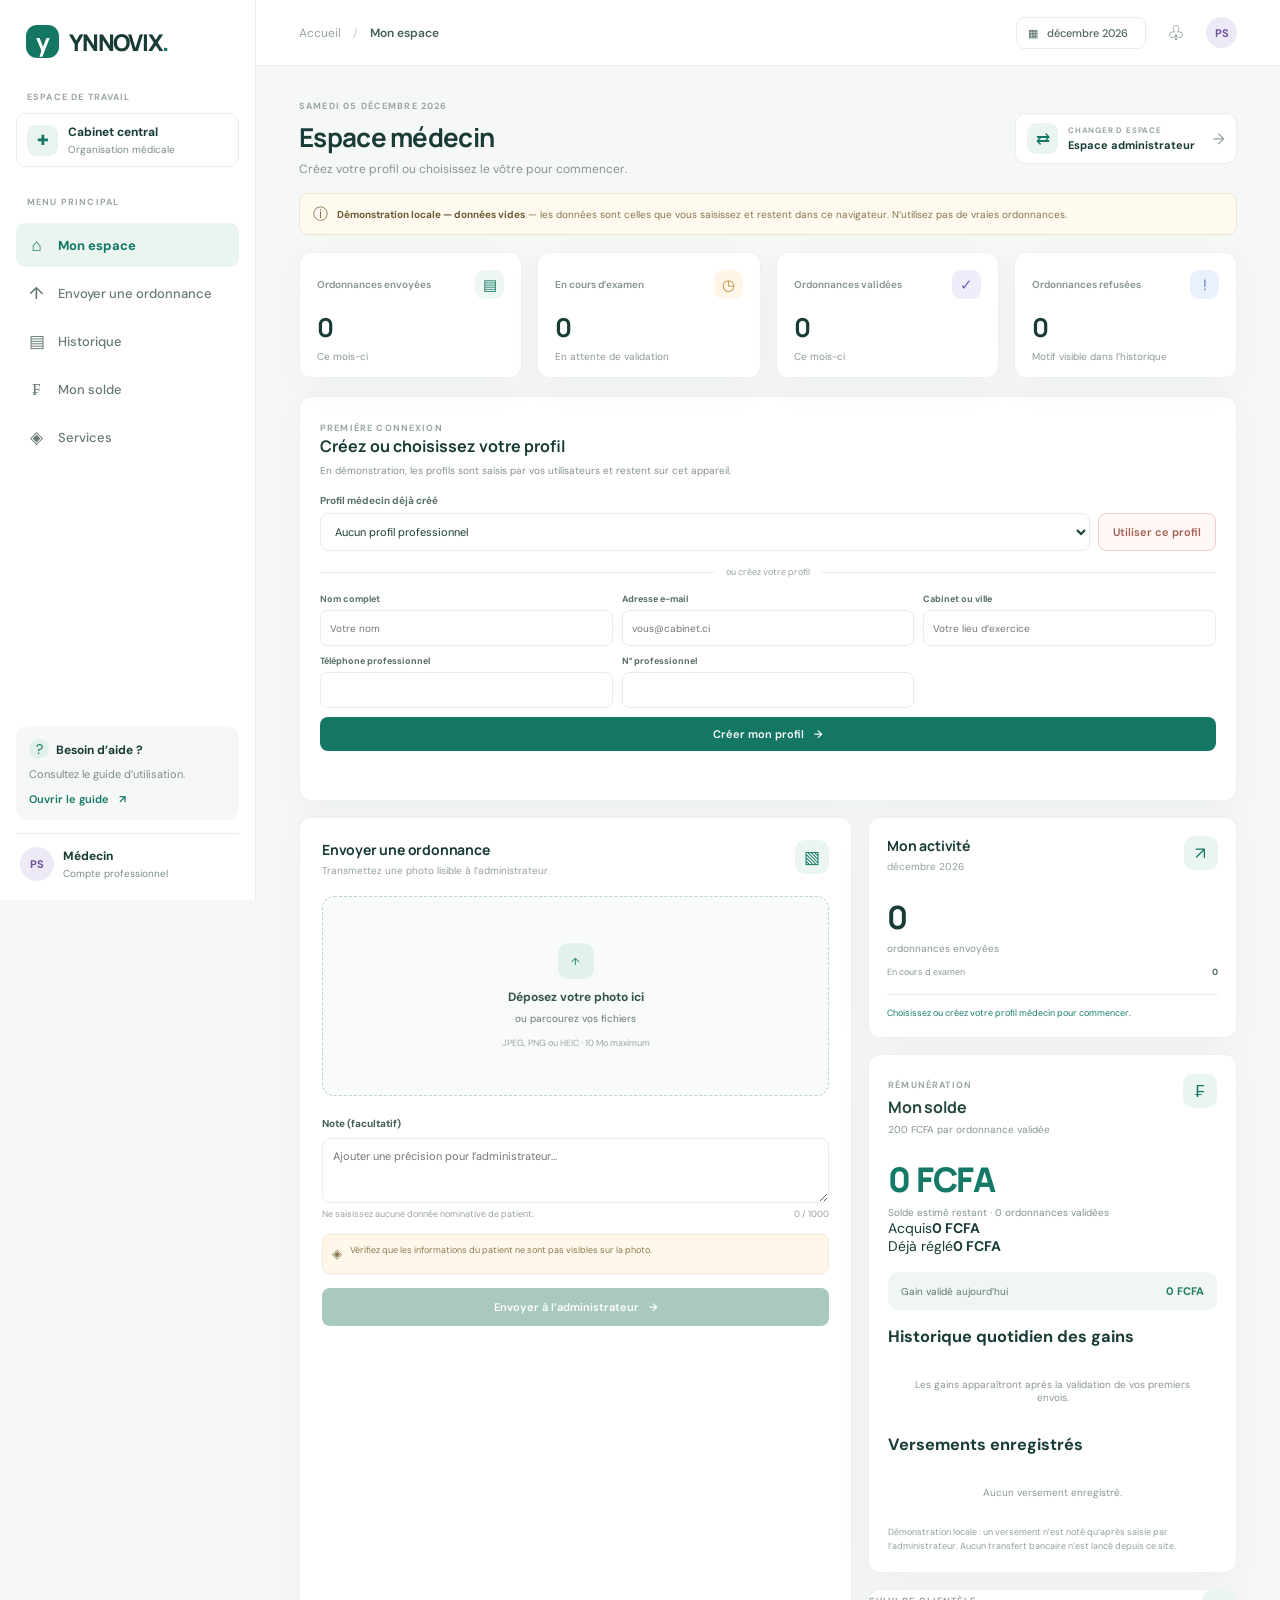
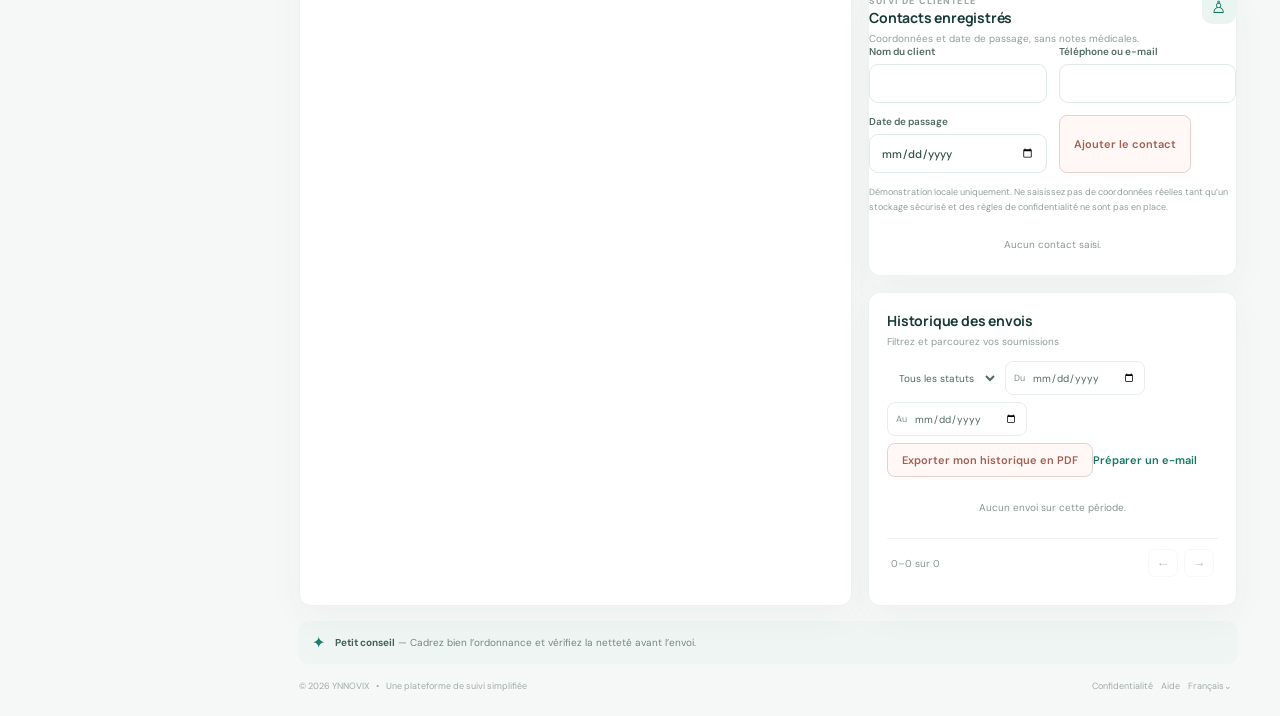
<file: medecin.html>
<!doctype html>
<html lang="fr" data-role="doctor">
<head>
  <meta charset="utf-8" />
  <meta name="viewport" content="width=device-width, initial-scale=1" />
  <meta name="theme-color" content="#f5f8f7" />
  <title>YNNOVIX — Espace médecin</title>
  <link rel="preconnect" href="https://fonts.googleapis.com">
  <link rel="preconnect" href="https://fonts.gstatic.com" crossorigin>
  <link href="https://fonts.googleapis.com/css2?family=DM+Sans:wght@400;500;600;700&family=Manrope:wght@500;600;700;800&display=swap" rel="stylesheet">
  <link rel="stylesheet" href="styles.css" />
</head>
<body data-role="doctor">
  <aside class="sidebar">
    <a class="brand" href="index.html" aria-label="Accueil YNNOVIX"><span class="brand-mark">y</span><span>YNNOVIX<span class="brand-dot">.</span></span></a>
    <div class="workspace-label">ESPACE DE TRAVAIL</div>
    <div class="workspace"><span class="workspace-icon">✚</span><span><b>Cabinet central</b><small>Organisation médicale</small></span></div>
    <div class="nav-label">MENU PRINCIPAL</div>
    <nav class="nav" id="navigation"></nav>
    <div class="sidebar-bottom">
      <div class="help-card"><span class="help-icon">?</span><b>Besoin d’aide ?</b><p>Consultez le guide d’utilisation.</p><button id="help-button" type="button">Ouvrir le guide <span>↗</span></button></div>
      <div class="profile"><span class="avatar admin-avatar" id="avatar">AD</span><span class="profile-copy"><b id="profile-name">Administrateur</b><small id="profile-role">Administratrice</small></span></div>
    </div>
  </aside>

  <main class="main">
    <header class="topbar"><div class="breadcrumbs">Accueil <span>/</span> <b id="crumb">Vue d’ensemble</b></div><div class="top-actions"><span class="sync-status hidden" id="sync-status" role="status"></span><span class="period">▦ <span id="period-label">Chargement…</span></span><button class="icon-button" id="notifications-button" aria-label="Notifications" aria-expanded="false">♧<i class="hidden" id="notification-dot"></i></button><span class="top-avatar" id="top-avatar">AD</span><button class="logout-button hidden" id="logout-button">Déconnexion</button></div></header><aside class="notification-panel hidden" id="notification-panel" aria-live="polite"><div class="notification-head"><b>Notifications</b><button id="mark-notifications-read" class="text-link" type="button">Tout marquer comme lu</button></div><div id="notification-list"><p class="empty-state">Aucune notification pour le moment.</p></div></aside>
    <div class="content">
      <section class="panel auth-panel hidden" id="auth-panel"><div class="auth-copy"><span class="eyebrow">ESPACE SÉCURISÉ</span><h1>Connexion à YNNOVIX</h1><p>Connectez-vous pour accéder aux données synchronisées de votre espace.</p></div><form id="auth-form"><label class="field-label" for="auth-name">Nom complet</label><input id="auth-name" class="auth-input hidden" autocomplete="name" /><label class="field-label" for="auth-email">Adresse e-mail</label><input id="auth-email" class="auth-input" type="email" autocomplete="username" required /><label class="field-label" for="auth-password">Mot de passe</label><input id="auth-password" class="auth-input" type="password" autocomplete="current-password" minlength="8" required /><div class="auth-actions"><button class="primary-button" type="submit" data-auth-action="sign-in">Se connecter</button><button class="secondary-button" type="submit" data-auth-action="sign-up">Créer un compte médecin</button></div><p class="auth-message" id="auth-message" role="alert"></p></form></section>
      <section class="welcome-row"><div><div class="eyebrow" id="eyebrow">LUNDI 24 NOVEMBRE 2026</div><h1 id="page-title">Vue d’ensemble</h1><p id="page-subtitle">Voici ce qui se passe dans votre espace aujourd’hui.</p></div><a class="role-switch" href="acces.html"><span class="switch-icon">⇄</span><span><small>CHANGER D ESPACE</small><b>Espace administrateur</b></span><span class="chevron">→</span></a></section>
      <div class="demo-banner"><span>ⓘ</span><span><b>Démonstration locale — données vides</b> — les données sont celles que vous saisissez et restent dans ce navigateur. N’utilisez pas de vraies ordonnances.</span></div>

      <section class="stats-grid" id="stats"></section>

      <section class="main-grid" id="admin-view">
        <article class="panel chart-panel"><div class="panel-heading"><div><h2>Activité des ordonnances</h2><p>Envois reçus au cours du mois</p></div><span class="select-small">Ce mois-ci</span></div><div class="chart-legend"><span><i></i>Ordonnances reçues</span><b id="chart-total">0 <small>ce mois</small></b></div><div class="chart-wrap"><div class="y-labels"><span>60</span><span>45</span><span>30</span><span>15</span><span>0</span></div><div class="chart"><div class="gridline g1"></div><div class="gridline g2"></div><div class="gridline g3"></div><div class="gridline g4"></div><svg viewBox="0 0 680 190" preserveAspectRatio="none" aria-label="Graphique des envois"><defs><linearGradient id="fill" x1="0" x2="0" y1="0" y2="1"><stop offset="0" stop-color="#168270" stop-opacity=".22"/><stop offset="1" stop-color="#168270" stop-opacity="0"/></linearGradient></defs><path class="area" d="M0 155 L680 155 V190 H0Z"/><path class="line" d="M0 155 L680 155"/><circle cx="680" cy="155" r="5"/></svg><div class="x-labels"><span>01 nov.</span><span>05 nov.</span><span>10 nov.</span><span>15 nov.</span><span>20 nov.</span><span>24 nov.</span><span>30 nov.</span></div></div></div></article>
        <article class="panel ranking-panel"><div class="panel-heading"><div><h2>Classement du mois</h2><p>Par ordonnances validées</p></div></div><div class="ranking-list" id="ranking"></div><button class="text-link" id="all-doctors-button" type="button">Gérer l’équipe <span>→</span></button></article>
      </section>

      <section class="bottom-grid" id="admin-bottom"><article class="panel table-panel"><div class="panel-heading"><div><h2>Derniers envois</h2><p>Suivez les soumissions de votre équipe</p></div><button class="text-link" id="export-submissions" type="button">Exporter CSV <span>↓</span></button></div><div class="table-filters"><label class="search-field"><span aria-hidden="true">⌕</span><input id="submission-search" type="search" placeholder="Rechercher un médecin…" aria-label="Rechercher un médecin" /></label><label class="filter-field"><span class="sr-only">Filtrer par statut</span><select id="submission-status"><option value="all">Tous les statuts</option><option value="pending">À examiner</option><option value="approved">Validé</option><option value="rejected">Refusé</option></select></label><label class="filter-date"><span class="sr-only">Depuis le</span><input id="submission-from" type="date" aria-label="Date de début" /></label><label class="filter-date"><span class="sr-only">Jusqu’au</span><input id="submission-to" type="date" aria-label="Date de fin" /></label></div><div class="table-scroll"><table><thead><tr><th>MÉDECIN</th><th>DATE D’ENVOI</th><th>ORDONNANCES</th><th>STATUT</th><th></th></tr></thead><tbody id="submission-rows"></tbody></table></div><div class="pagination"><span id="submission-page-info">—</span><div><button class="page-button" id="submission-prev" type="button" aria-label="Page précédente">←</button><button class="page-button" id="submission-next" type="button" aria-label="Page suivante">→</button></div></div></article><article class="panel insight-panel"><div class="insight-top"><span class="sparkle">✳</span><span class="insight-tag">À RETENIR</span></div><h2 id="insight-title">Votre équipe progresse</h2><p id="insight-copy">Les envois validés sont en hausse de <b>12,8 %</b> par rapport au mois dernier.</p><div class="insight-foot"><span>Mis à jour à l’instant</span><span>↗</span></div></article></section>
      <section class="panel team-panel hidden" id="team-section"><div class="panel-heading"><div><span class="eyebrow">ESPACE ADMINISTRATEUR</span><h2>Gestion de l’équipe</h2><p>Invitez des médecins et gérez l’accès à leur compte.</p></div><span class="team-total" id="team-total"></span></div><form class="invite-form" id="invite-form"><label><span>Nom du médecin</span><input id="invite-name" name="name" autocomplete="name" maxlength="120" placeholder="Nom du médecin" required /></label><label><span>E-mail</span><input id="invite-email" name="email" type="email" autocomplete="email" placeholder="nom@cabinet.ci" required /></label><label><span>Cabinet ou ville</span><input id="invite-place" name="place" maxlength="120" placeholder="Ville ou cabinet" /></label><button class="primary-button" type="submit">Inviter un médecin <span>→</span></button></form><p class="form-feedback" id="invite-feedback" role="status"></p><div class="table-filters team-filters"><label class="search-field"><span aria-hidden="true">⌕</span><input id="team-search" type="search" placeholder="Chercher un nom, un e-mail ou un lieu…" aria-label="Rechercher dans l’équipe" /></label><label class="filter-field"><span class="sr-only">État du compte</span><select id="team-status"><option value="all">Tous les comptes</option><option value="active">Actifs</option><option value="inactive">Suspendus</option></select></label></div><div class="table-scroll"><table><thead><tr><th>MÉDECIN</th><th>LIEU D’EXERCICE</th><th>ENVOIS</th><th>COMPTE</th><th>ACCÈS</th></tr></thead><tbody id="doctor-rows"></tbody></table></div></section>

      <section class="doctor-view hidden" id="doctor-view"><article class="panel doctor-profile-setup" id="doctor-profile-setup"><div class="setup-copy"><span class="eyebrow">PREMIÈRE CONNEXION</span><h2>Créez ou choisissez votre profil</h2><p>En démonstration, les profils sont saisis par vos utilisateurs et restent sur cet appareil.</p></div><div class="active-doctor-card hidden" id="active-doctor-card"><span>Profil sélectionné</span><b id="active-doctor-name"></b><button class="text-link" id="change-doctor-profile" type="button">Changer de profil</button></div><div class="profile-picker" id="doctor-profile-picker"><label for="doctor-profile-select">Profil médecin déjà créé</label><div><select id="doctor-profile-select" aria-label="Choisir un profil médecin"><option value="">Aucun profil médecin</option></select><button class="secondary-button" id="use-doctor-profile" type="button" disabled>Utiliser ce profil</button></div></div><div class="setup-divider" id="doctor-profile-divider"><span>ou créez votre profil</span></div><form class="doctor-create-form" id="doctor-profile-form"><label><span>Nom complet</span><input id="doctor-name" autocomplete="name" maxlength="120" placeholder="Votre nom" required /></label><label><span>Adresse e-mail</span><input id="doctor-email" type="email" autocomplete="email" placeholder="vous@cabinet.ci" required /></label><label><span>Cabinet ou ville</span><input id="doctor-place" maxlength="120" placeholder="Votre lieu d’exercice" /></label><button class="primary-button" type="submit">Créer mon profil <span>→</span></button></form><p class="form-feedback" id="doctor-profile-feedback" role="status"></p></article><div class="doctor-columns"><div class="panel upload-panel"><div class="upload-title"><div><h2>Envoyer une ordonnance</h2><p>Transmettez une photo lisible à l’administrateur.</p></div><span class="camera-badge">▧</span></div><label class="dropzone" id="dropzone"><input type="file" accept="image/jpeg,image/png,image/heic,image/heif" id="file-input" /><span class="upload-symbol">↑</span><b id="upload-title">Déposez votre photo ici</b><span id="upload-hint">ou parcourez vos fichiers</span><small>JPEG, PNG ou HEIC · 10 Mo maximum</small></label><div class="file-preview hidden" id="file-preview"><img id="file-preview-image" alt="Aperçu de l’image choisie" /><span id="file-preview-name"></span><button type="button" id="remove-file" aria-label="Retirer le fichier">×</button></div><label class="field-label" for="note">Note (facultatif)</label><textarea id="note" maxlength="1000" placeholder="Ajouter une précision pour l’administrateur…"></textarea><div class="field-hint"><span>Ne saisissez aucune donnée nominative de patient.</span><span id="note-count">0 / 1000</span></div><div class="privacy-note"><span>◈</span><span>Vérifiez que les informations du patient ne sont pas visibles sur la photo.</span></div><button class="primary-button" id="send-button" disabled>Envoyer à l’administrateur <span>→</span></button><div class="send-feedback" id="send-feedback" role="status"></div></div><div class="doctor-side"><article class="panel personal-summary"><div class="panel-heading"><div><h2>Mon activité</h2><p id="doctor-month-label"></p></div><span class="summary-icon">↗</span></div><div class="big-number">0 <small>ordonnances envoyées</small></div><div class="progress-track hidden"><span></span></div><div class="progress-copy"><span>En cours d examen</span><b>0</b></div><div class="good-note">Vos envois et leurs statuts sont visibles dans l’historique.</div></article><article class="panel history-panel"><div class="panel-heading"><div><h2>Historique des envois</h2><p>Filtrez et parcourez vos soumissions</p></div></div><div class="history-filters"><select id="history-status" aria-label="Filtrer l’historique par statut"><option value="all">Tous les statuts</option><option value="pending">À examiner</option><option value="approved">Validé</option><option value="rejected">Refusé</option></select><label><span>Du</span><input id="history-from" type="date" aria-label="Date de début de l’historique" /></label><label><span>Au</span><input id="history-to" type="date" aria-label="Date de fin de l’historique" /></label></div><div id="doctor-history"></div><div class="pagination"><span id="history-page-info"></span><div><button class="page-button" id="history-prev" type="button" aria-label="Page précédente">←</button><button class="page-button" id="history-next" type="button" aria-label="Page suivante">→</button></div></div></article></div></div><div class="doctor-tip"><span>✦</span><span><b>Petit conseil</b> — Cadrez bien l’ordonnance et vérifiez la netteté avant l’envoi.</span></div></section>
      <footer>© 2026 YNNOVIX <span>•</span> Une plateforme de suivi simplifiée <span class="footer-right">Confidentialité&nbsp;&nbsp;&nbsp; Aide&nbsp;&nbsp;&nbsp; Français⌄</span></footer>
      <dialog class="review-dialog" id="review-dialog"><div class="dialog-head"><div><small>ORDONNANCE SOUMISE</small><h2 id="review-name">Revoir l’envoi</h2><p id="review-meta"></p><p class="review-note hidden" id="review-note"></p></div><button class="dialog-close" id="dialog-close" aria-label="Fermer">×</button></div><div class="image-stage" id="image-stage"><img id="review-image" alt="Photo soumise par le médecin" /><span id="image-placeholder">Aucune image réelle : exemple de démonstration</span></div><label class="decision-label" for="decision-note">Motif ou commentaire pour le médecin <span>(obligatoire en cas de refus)</span></label><textarea id="decision-note" maxlength="1000" placeholder="Ex. Photo floue, merci de renvoyer une image plus nette…"></textarea><div class="dialog-actions"><button class="secondary-button" id="reject-button">Refuser et expliquer</button><button class="primary-button" id="approve-button">Valider l’envoi</button></div></dialog>
      <dialog class="help-dialog" id="help-dialog"><div class="dialog-head"><div><small>GUIDE RAPIDE</small><h2>Bien démarrer avec YNNOVIX</h2><p>Les gestes essentiels dans chaque espace.</p></div><button class="dialog-close" id="help-close" aria-label="Fermer">×</button></div><div class="help-content"><h3>Espace médecin</h3><p>Choisissez une image nette, vérifiez qu’aucune information de patient n’apparaît, puis envoyez-la. Suivez le statut et lisez le motif si l’envoi est refusé.</p><h3>Espace administrateur</h3><p>Ouvrez les soumissions à examiner, ajoutez un motif avant tout refus, gérez les comptes dans Équipe et filtrez l’historique par dates ou par statut.</p><h3>Mode de démonstration</h3><p>Les données sont fictives et temporaires. Configurez Supabase pour activer les comptes, les invitations et la synchronisation.</p></div><div class="help-dialog-footer"><button class="primary-button" id="help-done">Compris</button></div></dialog>
    </div>
  </main>
  <script src="supabase-config.js"></script>
  <script src="app.js"></script>
  <script src="supabase-app.js"></script>
</body>
</html>
</file>
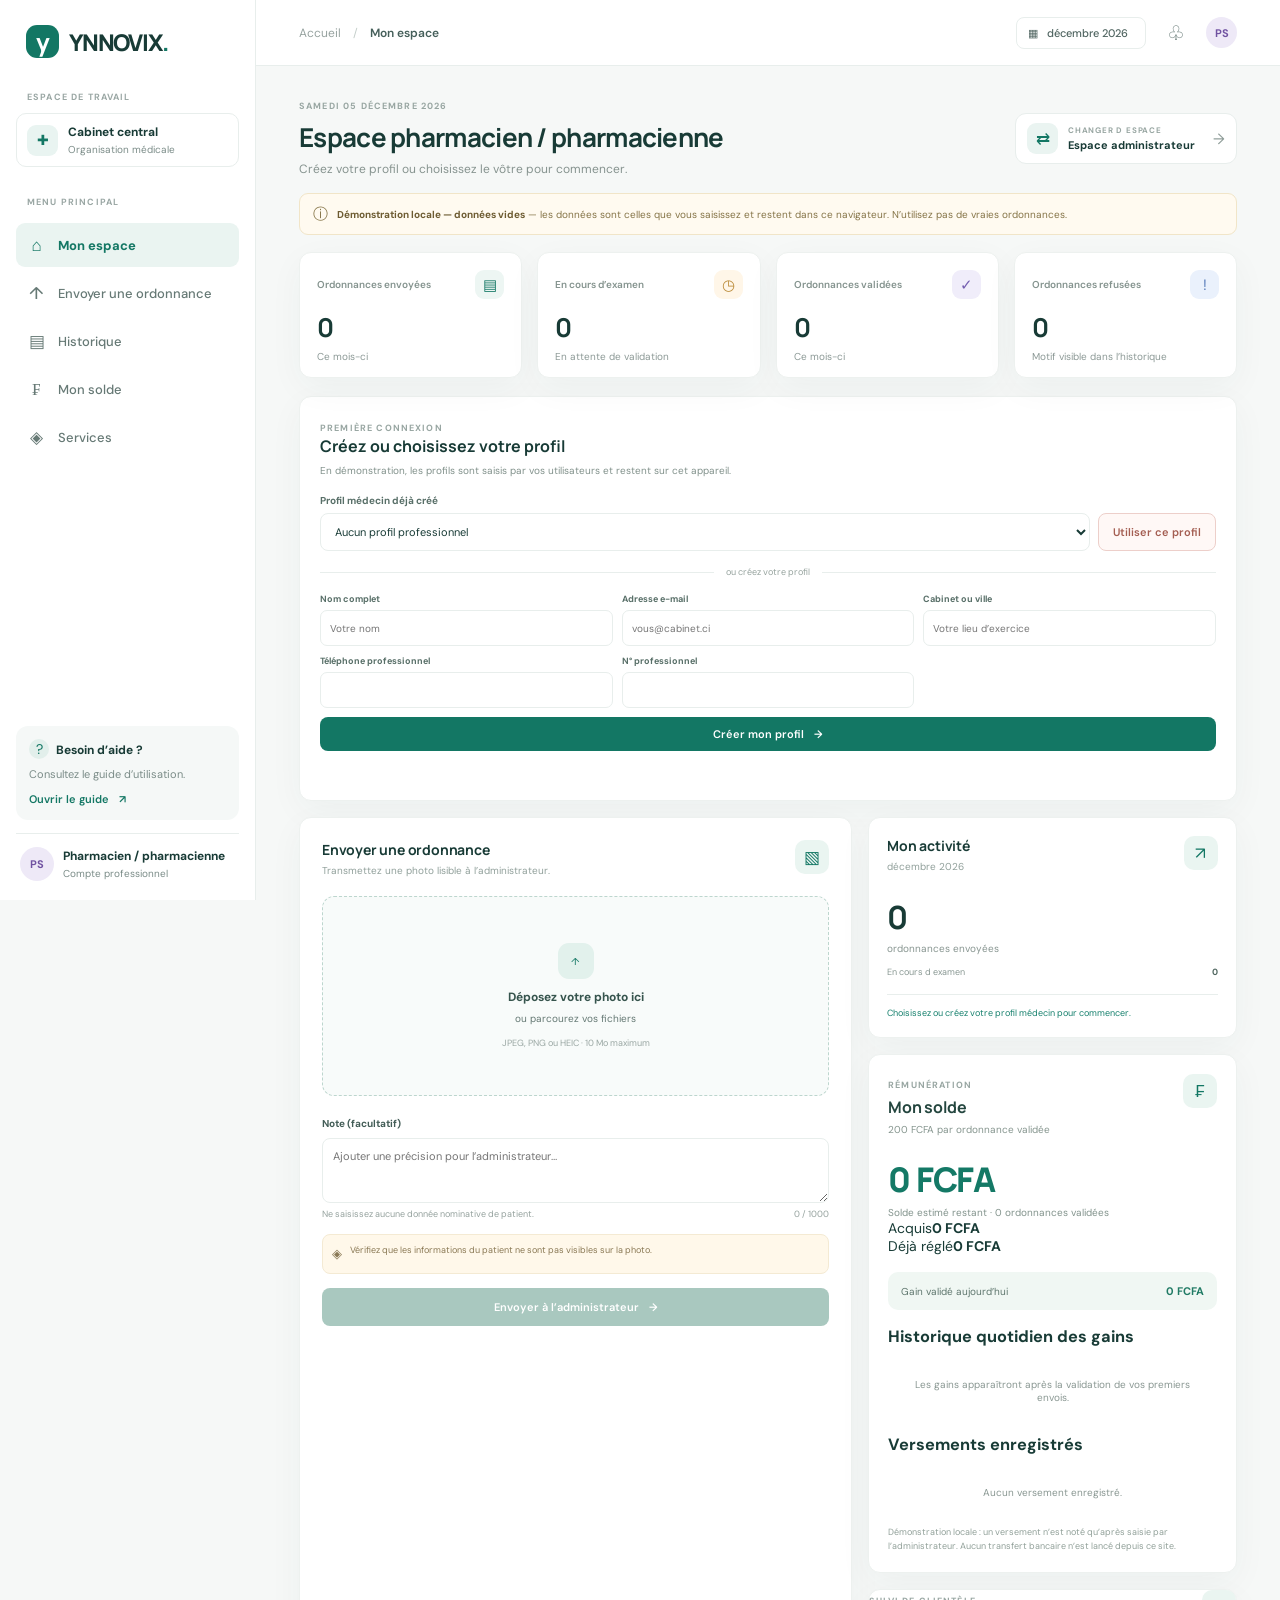
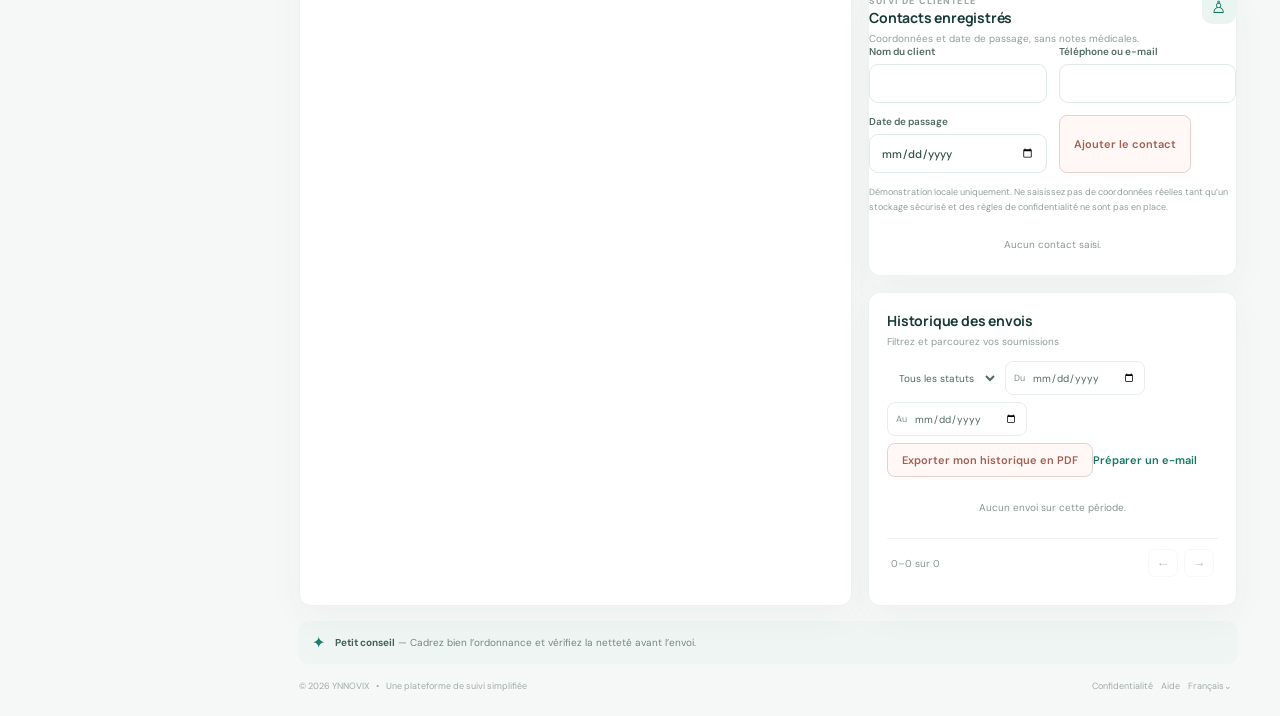
<file: pharmacie.html>
<!doctype html>
<html lang="fr" data-role="doctor">
<head>
  <meta charset="utf-8" />
  <meta name="viewport" content="width=device-width, initial-scale=1" />
  <meta name="theme-color" content="#f5f8f7" />
  <title>YNNOVIX — Espace pharmacie</title>
  <link rel="preconnect" href="https://fonts.googleapis.com">
  <link rel="preconnect" href="https://fonts.gstatic.com" crossorigin>
  <link href="https://fonts.googleapis.com/css2?family=DM+Sans:wght@400;500;600;700&family=Manrope:wght@500;600;700;800&display=swap" rel="stylesheet">
  <link rel="stylesheet" href="styles.css" />
</head>
<body data-role="doctor" data-profession="Pharmacien / pharmacienne">
  <aside class="sidebar">
    <a class="brand" href="index.html" aria-label="Accueil YNNOVIX"><span class="brand-mark">y</span><span>YNNOVIX<span class="brand-dot">.</span></span></a>
    <div class="workspace-label">ESPACE DE TRAVAIL</div>
    <div class="workspace"><span class="workspace-icon">✚</span><span><b>Cabinet central</b><small>Organisation médicale</small></span></div>
    <div class="nav-label">MENU PRINCIPAL</div>
    <nav class="nav" id="navigation"></nav>
    <div class="sidebar-bottom">
      <div class="help-card"><span class="help-icon">?</span><b>Besoin d’aide ?</b><p>Consultez le guide d’utilisation.</p><button id="help-button" type="button">Ouvrir le guide <span>↗</span></button></div>
      <div class="profile"><span class="avatar admin-avatar" id="avatar">AD</span><span class="profile-copy"><b id="profile-name">Administrateur</b><small id="profile-role">Administratrice</small></span></div>
    </div>
  </aside>

  <main class="main">
    <header class="topbar"><div class="breadcrumbs">Accueil <span>/</span> <b id="crumb">Vue d’ensemble</b></div><div class="top-actions"><span class="sync-status hidden" id="sync-status" role="status"></span><span class="period">▦ <span id="period-label">Chargement…</span></span><button class="icon-button" id="notifications-button" aria-label="Notifications" aria-expanded="false">♧<i class="hidden" id="notification-dot"></i></button><span class="top-avatar" id="top-avatar">AD</span><button class="logout-button hidden" id="logout-button">Déconnexion</button></div></header><aside class="notification-panel hidden" id="notification-panel" aria-live="polite"><div class="notification-head"><b>Notifications</b><button id="mark-notifications-read" class="text-link" type="button">Tout marquer comme lu</button></div><div id="notification-list"><p class="empty-state">Aucune notification pour le moment.</p></div></aside>
    <div class="content">
      <section class="panel auth-panel hidden" id="auth-panel"><div class="auth-copy"><span class="eyebrow">ESPACE SÉCURISÉ</span><h1>Connexion à YNNOVIX</h1><p>Connectez-vous pour accéder aux données synchronisées de votre espace.</p></div><form id="auth-form"><label class="field-label" for="auth-name">Nom complet</label><input id="auth-name" class="auth-input hidden" autocomplete="name" /><label class="field-label" for="auth-email">Adresse e-mail</label><input id="auth-email" class="auth-input" type="email" autocomplete="username" required /><label class="field-label" for="auth-password">Mot de passe</label><input id="auth-password" class="auth-input" type="password" autocomplete="current-password" minlength="8" required /><div class="auth-actions"><button class="primary-button" type="submit" data-auth-action="sign-in">Se connecter</button><button class="secondary-button" type="submit" data-auth-action="sign-up">Créer un compte médecin</button></div><p class="auth-message" id="auth-message" role="alert"></p></form></section>
      <section class="welcome-row"><div><div class="eyebrow" id="eyebrow">LUNDI 24 NOVEMBRE 2026</div><h1 id="page-title">Vue d’ensemble</h1><p id="page-subtitle">Voici ce qui se passe dans votre espace aujourd’hui.</p></div><a class="role-switch" href="acces.html"><span class="switch-icon">⇄</span><span><small>CHANGER D ESPACE</small><b>Espace administrateur</b></span><span class="chevron">→</span></a></section>
      <div class="demo-banner"><span>ⓘ</span><span><b>Démonstration locale — données vides</b> — les données sont celles que vous saisissez et restent dans ce navigateur. N’utilisez pas de vraies ordonnances.</span></div>

      <section class="stats-grid" id="stats"></section>

      <section class="main-grid" id="admin-view">
        <article class="panel chart-panel"><div class="panel-heading"><div><h2>Activité des ordonnances</h2><p>Envois reçus au cours du mois</p></div><span class="select-small">Ce mois-ci</span></div><div class="chart-legend"><span><i></i>Ordonnances reçues</span><b id="chart-total">0 <small>ce mois</small></b></div><div class="chart-wrap"><div class="y-labels"><span>60</span><span>45</span><span>30</span><span>15</span><span>0</span></div><div class="chart"><div class="gridline g1"></div><div class="gridline g2"></div><div class="gridline g3"></div><div class="gridline g4"></div><svg viewBox="0 0 680 190" preserveAspectRatio="none" aria-label="Graphique des envois"><defs><linearGradient id="fill" x1="0" x2="0" y1="0" y2="1"><stop offset="0" stop-color="#168270" stop-opacity=".22"/><stop offset="1" stop-color="#168270" stop-opacity="0"/></linearGradient></defs><path class="area" d="M0 155 L680 155 V190 H0Z"/><path class="line" d="M0 155 L680 155"/><circle cx="680" cy="155" r="5"/></svg><div class="x-labels"><span>01 nov.</span><span>05 nov.</span><span>10 nov.</span><span>15 nov.</span><span>20 nov.</span><span>24 nov.</span><span>30 nov.</span></div></div></div></article>
        <article class="panel ranking-panel"><div class="panel-heading"><div><h2>Classement du mois</h2><p>Par ordonnances validées</p></div></div><div class="ranking-list" id="ranking"></div><button class="text-link" id="all-doctors-button" type="button">Gérer l’équipe <span>→</span></button></article>
      </section>

      <section class="bottom-grid" id="admin-bottom"><article class="panel table-panel"><div class="panel-heading"><div><h2>Derniers envois</h2><p>Suivez les soumissions de votre équipe</p></div><button class="text-link" id="export-submissions" type="button">Exporter CSV <span>↓</span></button></div><div class="table-filters"><label class="search-field"><span aria-hidden="true">⌕</span><input id="submission-search" type="search" placeholder="Rechercher un médecin…" aria-label="Rechercher un médecin" /></label><label class="filter-field"><span class="sr-only">Filtrer par statut</span><select id="submission-status"><option value="all">Tous les statuts</option><option value="pending">À examiner</option><option value="approved">Validé</option><option value="rejected">Refusé</option></select></label><label class="filter-date"><span class="sr-only">Depuis le</span><input id="submission-from" type="date" aria-label="Date de début" /></label><label class="filter-date"><span class="sr-only">Jusqu’au</span><input id="submission-to" type="date" aria-label="Date de fin" /></label></div><div class="table-scroll"><table><thead><tr><th>MÉDECIN</th><th>DATE D’ENVOI</th><th>ORDONNANCES</th><th>STATUT</th><th></th></tr></thead><tbody id="submission-rows"></tbody></table></div><div class="pagination"><span id="submission-page-info">—</span><div><button class="page-button" id="submission-prev" type="button" aria-label="Page précédente">←</button><button class="page-button" id="submission-next" type="button" aria-label="Page suivante">→</button></div></div></article><article class="panel insight-panel"><div class="insight-top"><span class="sparkle">✳</span><span class="insight-tag">À RETENIR</span></div><h2 id="insight-title">Votre équipe progresse</h2><p id="insight-copy">Les envois validés sont en hausse de <b>12,8 %</b> par rapport au mois dernier.</p><div class="insight-foot"><span>Mis à jour à l’instant</span><span>↗</span></div></article></section>
      <section class="panel team-panel hidden" id="team-section"><div class="panel-heading"><div><span class="eyebrow">ESPACE ADMINISTRATEUR</span><h2>Gestion de l’équipe</h2><p>Invitez des médecins et gérez l’accès à leur compte.</p></div><span class="team-total" id="team-total"></span></div><form class="invite-form" id="invite-form"><label><span>Nom du médecin</span><input id="invite-name" name="name" autocomplete="name" maxlength="120" placeholder="Nom du médecin" required /></label><label><span>E-mail</span><input id="invite-email" name="email" type="email" autocomplete="email" placeholder="nom@cabinet.ci" required /></label><label><span>Cabinet ou ville</span><input id="invite-place" name="place" maxlength="120" placeholder="Ville ou cabinet" /></label><button class="primary-button" type="submit">Inviter un médecin <span>→</span></button></form><p class="form-feedback" id="invite-feedback" role="status"></p><div class="table-filters team-filters"><label class="search-field"><span aria-hidden="true">⌕</span><input id="team-search" type="search" placeholder="Chercher un nom, un e-mail ou un lieu…" aria-label="Rechercher dans l’équipe" /></label><label class="filter-field"><span class="sr-only">État du compte</span><select id="team-status"><option value="all">Tous les comptes</option><option value="active">Actifs</option><option value="inactive">Suspendus</option></select></label></div><div class="table-scroll"><table><thead><tr><th>MÉDECIN</th><th>LIEU D’EXERCICE</th><th>ENVOIS</th><th>COMPTE</th><th>ACCÈS</th></tr></thead><tbody id="doctor-rows"></tbody></table></div></section>

      <section class="doctor-view hidden" id="doctor-view"><article class="panel doctor-profile-setup" id="doctor-profile-setup"><div class="setup-copy"><span class="eyebrow">PREMIÈRE CONNEXION</span><h2>Créez ou choisissez votre profil</h2><p>En démonstration, les profils sont saisis par vos utilisateurs et restent sur cet appareil.</p></div><div class="active-doctor-card hidden" id="active-doctor-card"><span>Profil sélectionné</span><b id="active-doctor-name"></b><button class="text-link" id="change-doctor-profile" type="button">Changer de profil</button></div><div class="profile-picker" id="doctor-profile-picker"><label for="doctor-profile-select">Profil médecin déjà créé</label><div><select id="doctor-profile-select" aria-label="Choisir un profil médecin"><option value="">Aucun profil médecin</option></select><button class="secondary-button" id="use-doctor-profile" type="button" disabled>Utiliser ce profil</button></div></div><div class="setup-divider" id="doctor-profile-divider"><span>ou créez votre profil</span></div><form class="doctor-create-form" id="doctor-profile-form"><label><span>Nom complet</span><input id="doctor-name" autocomplete="name" maxlength="120" placeholder="Votre nom" required /></label><label><span>Adresse e-mail</span><input id="doctor-email" type="email" autocomplete="email" placeholder="vous@cabinet.ci" required /></label><label><span>Cabinet ou ville</span><input id="doctor-place" maxlength="120" placeholder="Votre lieu d’exercice" /></label><button class="primary-button" type="submit">Créer mon profil <span>→</span></button></form><p class="form-feedback" id="doctor-profile-feedback" role="status"></p></article><div class="doctor-columns"><div class="panel upload-panel"><div class="upload-title"><div><h2>Envoyer une ordonnance</h2><p>Transmettez une photo lisible à l’administrateur.</p></div><span class="camera-badge">▧</span></div><label class="dropzone" id="dropzone"><input type="file" accept="image/jpeg,image/png,image/heic,image/heif" id="file-input" /><span class="upload-symbol">↑</span><b id="upload-title">Déposez votre photo ici</b><span id="upload-hint">ou parcourez vos fichiers</span><small>JPEG, PNG ou HEIC · 10 Mo maximum</small></label><div class="file-preview hidden" id="file-preview"><img id="file-preview-image" alt="Aperçu de l’image choisie" /><span id="file-preview-name"></span><button type="button" id="remove-file" aria-label="Retirer le fichier">×</button></div><label class="field-label" for="note">Note (facultatif)</label><textarea id="note" maxlength="1000" placeholder="Ajouter une précision pour l’administrateur…"></textarea><div class="field-hint"><span>Ne saisissez aucune donnée nominative de patient.</span><span id="note-count">0 / 1000</span></div><div class="privacy-note"><span>◈</span><span>Vérifiez que les informations du patient ne sont pas visibles sur la photo.</span></div><button class="primary-button" id="send-button" disabled>Envoyer à l’administrateur <span>→</span></button><div class="send-feedback" id="send-feedback" role="status"></div></div><div class="doctor-side"><article class="panel personal-summary"><div class="panel-heading"><div><h2>Mon activité</h2><p id="doctor-month-label"></p></div><span class="summary-icon">↗</span></div><div class="big-number">0 <small>ordonnances envoyées</small></div><div class="progress-track hidden"><span></span></div><div class="progress-copy"><span>En cours d examen</span><b>0</b></div><div class="good-note">Vos envois et leurs statuts sont visibles dans l’historique.</div></article><article class="panel history-panel"><div class="panel-heading"><div><h2>Historique des envois</h2><p>Filtrez et parcourez vos soumissions</p></div></div><div class="history-filters"><select id="history-status" aria-label="Filtrer l’historique par statut"><option value="all">Tous les statuts</option><option value="pending">À examiner</option><option value="approved">Validé</option><option value="rejected">Refusé</option></select><label><span>Du</span><input id="history-from" type="date" aria-label="Date de début de l’historique" /></label><label><span>Au</span><input id="history-to" type="date" aria-label="Date de fin de l’historique" /></label></div><div id="doctor-history"></div><div class="pagination"><span id="history-page-info"></span><div><button class="page-button" id="history-prev" type="button" aria-label="Page précédente">←</button><button class="page-button" id="history-next" type="button" aria-label="Page suivante">→</button></div></div></article></div></div><div class="doctor-tip"><span>✦</span><span><b>Petit conseil</b> — Cadrez bien l’ordonnance et vérifiez la netteté avant l’envoi.</span></div></section>
      <footer>© 2026 YNNOVIX <span>•</span> Une plateforme de suivi simplifiée <span class="footer-right">Confidentialité&nbsp;&nbsp;&nbsp; Aide&nbsp;&nbsp;&nbsp; Français⌄</span></footer>
      <dialog class="review-dialog" id="review-dialog"><div class="dialog-head"><div><small>ORDONNANCE SOUMISE</small><h2 id="review-name">Revoir l’envoi</h2><p id="review-meta"></p><p class="review-note hidden" id="review-note"></p></div><button class="dialog-close" id="dialog-close" aria-label="Fermer">×</button></div><div class="image-stage" id="image-stage"><img id="review-image" alt="Photo soumise par le médecin" /><span id="image-placeholder">Aucune image réelle : exemple de démonstration</span></div><label class="decision-label" for="decision-note">Motif ou commentaire pour le médecin <span>(obligatoire en cas de refus)</span></label><textarea id="decision-note" maxlength="1000" placeholder="Ex. Photo floue, merci de renvoyer une image plus nette…"></textarea><div class="dialog-actions"><button class="secondary-button" id="reject-button">Refuser et expliquer</button><button class="primary-button" id="approve-button">Valider l’envoi</button></div></dialog>
      <dialog class="help-dialog" id="help-dialog"><div class="dialog-head"><div><small>GUIDE RAPIDE</small><h2>Bien démarrer avec YNNOVIX</h2><p>Les gestes essentiels dans chaque espace.</p></div><button class="dialog-close" id="help-close" aria-label="Fermer">×</button></div><div class="help-content"><h3>Espace médecin</h3><p>Choisissez une image nette, vérifiez qu’aucune information de patient n’apparaît, puis envoyez-la. Suivez le statut et lisez le motif si l’envoi est refusé.</p><h3>Espace administrateur</h3><p>Ouvrez les soumissions à examiner, ajoutez un motif avant tout refus, gérez les comptes dans Équipe et filtrez l’historique par dates ou par statut.</p><h3>Mode de démonstration</h3><p>Les données sont fictives et temporaires. Configurez Supabase pour activer les comptes, les invitations et la synchronisation.</p></div><div class="help-dialog-footer"><button class="primary-button" id="help-done">Compris</button></div></dialog>
    </div>
  </main>
  <script src="supabase-config.js"></script>
  <script src="app.js"></script>
  <script src="supabase-app.js"></script>
</body>
</html>
</file>
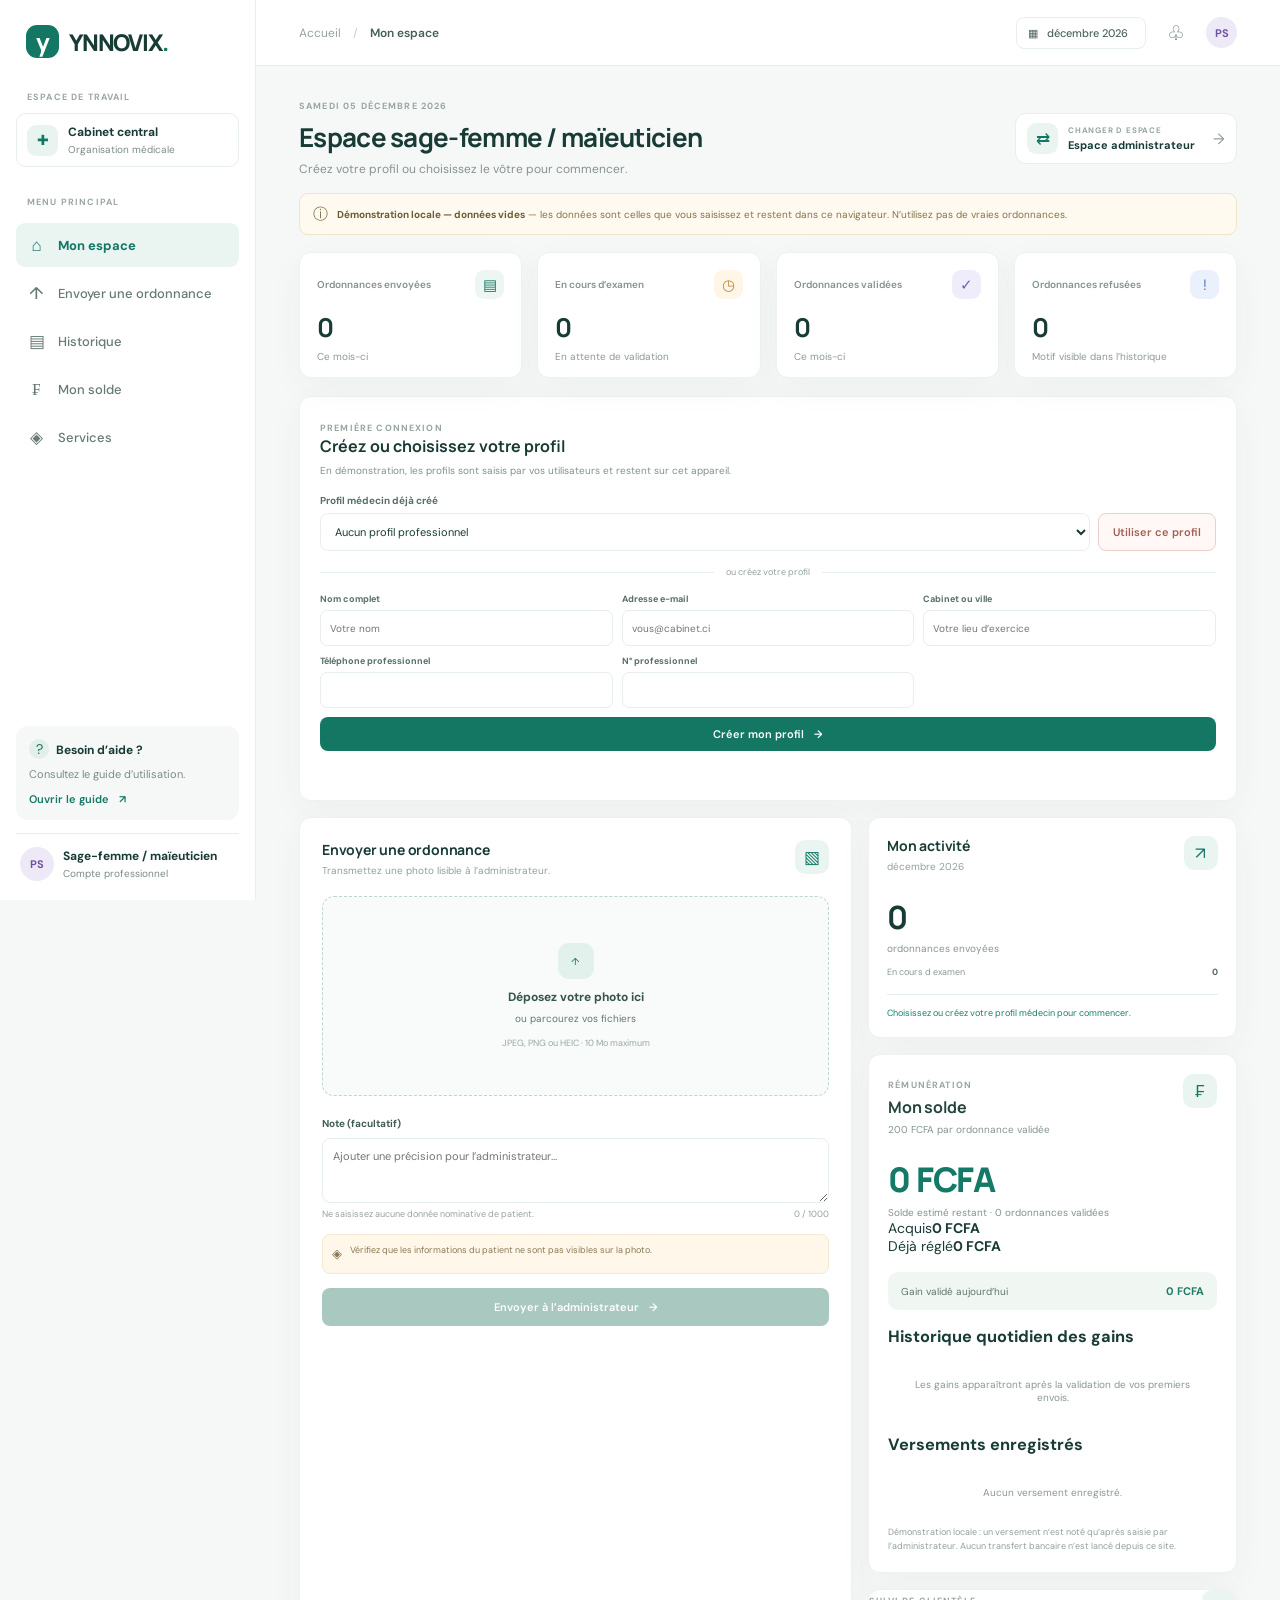
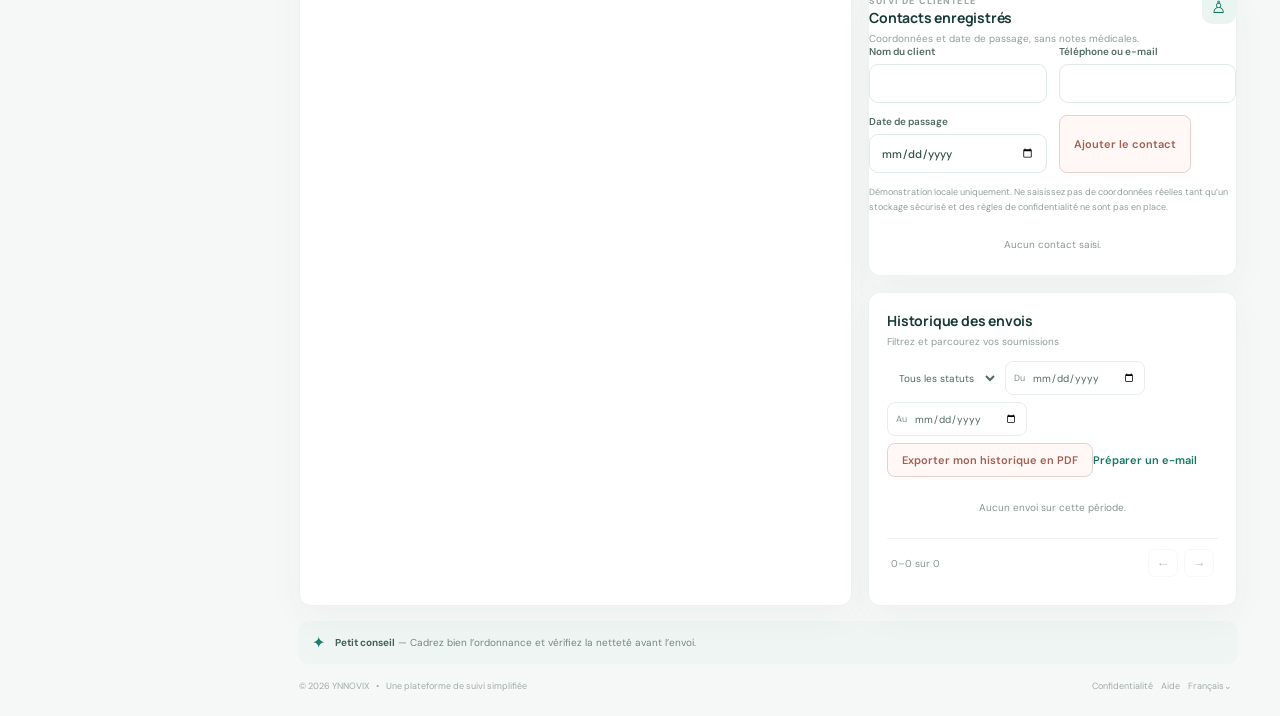
<file: sage-femme.html>
<!doctype html>
<html lang="fr" data-role="doctor">
<head>
  <meta charset="utf-8" />
  <meta name="viewport" content="width=device-width, initial-scale=1" />
  <meta name="theme-color" content="#f5f8f7" />
  <title>YNNOVIX — Espace sage-femme</title>
  <link rel="preconnect" href="https://fonts.googleapis.com">
  <link rel="preconnect" href="https://fonts.gstatic.com" crossorigin>
  <link href="https://fonts.googleapis.com/css2?family=DM+Sans:wght@400;500;600;700&family=Manrope:wght@500;600;700;800&display=swap" rel="stylesheet">
  <link rel="stylesheet" href="styles.css" />
</head>
<body data-role="doctor" data-profession="Sage-femme / maïeuticien">
  <aside class="sidebar">
    <a class="brand" href="index.html" aria-label="Accueil YNNOVIX"><span class="brand-mark">y</span><span>YNNOVIX<span class="brand-dot">.</span></span></a>
    <div class="workspace-label">ESPACE DE TRAVAIL</div>
    <div class="workspace"><span class="workspace-icon">✚</span><span><b>Cabinet central</b><small>Organisation médicale</small></span></div>
    <div class="nav-label">MENU PRINCIPAL</div>
    <nav class="nav" id="navigation"></nav>
    <div class="sidebar-bottom">
      <div class="help-card"><span class="help-icon">?</span><b>Besoin d’aide ?</b><p>Consultez le guide d’utilisation.</p><button id="help-button" type="button">Ouvrir le guide <span>↗</span></button></div>
      <div class="profile"><span class="avatar admin-avatar" id="avatar">AD</span><span class="profile-copy"><b id="profile-name">Administrateur</b><small id="profile-role">Administratrice</small></span></div>
    </div>
  </aside>

  <main class="main">
    <header class="topbar"><div class="breadcrumbs">Accueil <span>/</span> <b id="crumb">Vue d’ensemble</b></div><div class="top-actions"><span class="sync-status hidden" id="sync-status" role="status"></span><span class="period">▦ <span id="period-label">Chargement…</span></span><button class="icon-button" id="notifications-button" aria-label="Notifications" aria-expanded="false">♧<i class="hidden" id="notification-dot"></i></button><span class="top-avatar" id="top-avatar">AD</span><button class="logout-button hidden" id="logout-button">Déconnexion</button></div></header><aside class="notification-panel hidden" id="notification-panel" aria-live="polite"><div class="notification-head"><b>Notifications</b><button id="mark-notifications-read" class="text-link" type="button">Tout marquer comme lu</button></div><div id="notification-list"><p class="empty-state">Aucune notification pour le moment.</p></div></aside>
    <div class="content">
      <section class="panel auth-panel hidden" id="auth-panel"><div class="auth-copy"><span class="eyebrow">ESPACE SÉCURISÉ</span><h1>Connexion à YNNOVIX</h1><p>Connectez-vous pour accéder aux données synchronisées de votre espace.</p></div><form id="auth-form"><label class="field-label" for="auth-name">Nom complet</label><input id="auth-name" class="auth-input hidden" autocomplete="name" /><label class="field-label" for="auth-email">Adresse e-mail</label><input id="auth-email" class="auth-input" type="email" autocomplete="username" required /><label class="field-label" for="auth-password">Mot de passe</label><input id="auth-password" class="auth-input" type="password" autocomplete="current-password" minlength="8" required /><div class="auth-actions"><button class="primary-button" type="submit" data-auth-action="sign-in">Se connecter</button><button class="secondary-button" type="submit" data-auth-action="sign-up">Créer un compte médecin</button></div><p class="auth-message" id="auth-message" role="alert"></p></form></section>
      <section class="welcome-row"><div><div class="eyebrow" id="eyebrow">LUNDI 24 NOVEMBRE 2026</div><h1 id="page-title">Vue d’ensemble</h1><p id="page-subtitle">Voici ce qui se passe dans votre espace aujourd’hui.</p></div><a class="role-switch" href="acces.html"><span class="switch-icon">⇄</span><span><small>CHANGER D ESPACE</small><b>Espace administrateur</b></span><span class="chevron">→</span></a></section>
      <div class="demo-banner"><span>ⓘ</span><span><b>Démonstration locale — données vides</b> — les données sont celles que vous saisissez et restent dans ce navigateur. N’utilisez pas de vraies ordonnances.</span></div>

      <section class="stats-grid" id="stats"></section>

      <section class="main-grid" id="admin-view">
        <article class="panel chart-panel"><div class="panel-heading"><div><h2>Activité des ordonnances</h2><p>Envois reçus au cours du mois</p></div><span class="select-small">Ce mois-ci</span></div><div class="chart-legend"><span><i></i>Ordonnances reçues</span><b id="chart-total">0 <small>ce mois</small></b></div><div class="chart-wrap"><div class="y-labels"><span>60</span><span>45</span><span>30</span><span>15</span><span>0</span></div><div class="chart"><div class="gridline g1"></div><div class="gridline g2"></div><div class="gridline g3"></div><div class="gridline g4"></div><svg viewBox="0 0 680 190" preserveAspectRatio="none" aria-label="Graphique des envois"><defs><linearGradient id="fill" x1="0" x2="0" y1="0" y2="1"><stop offset="0" stop-color="#168270" stop-opacity=".22"/><stop offset="1" stop-color="#168270" stop-opacity="0"/></linearGradient></defs><path class="area" d="M0 155 L680 155 V190 H0Z"/><path class="line" d="M0 155 L680 155"/><circle cx="680" cy="155" r="5"/></svg><div class="x-labels"><span>01 nov.</span><span>05 nov.</span><span>10 nov.</span><span>15 nov.</span><span>20 nov.</span><span>24 nov.</span><span>30 nov.</span></div></div></div></article>
        <article class="panel ranking-panel"><div class="panel-heading"><div><h2>Classement du mois</h2><p>Par ordonnances validées</p></div></div><div class="ranking-list" id="ranking"></div><button class="text-link" id="all-doctors-button" type="button">Gérer l’équipe <span>→</span></button></article>
      </section>

      <section class="bottom-grid" id="admin-bottom"><article class="panel table-panel"><div class="panel-heading"><div><h2>Derniers envois</h2><p>Suivez les soumissions de votre équipe</p></div><button class="text-link" id="export-submissions" type="button">Exporter CSV <span>↓</span></button></div><div class="table-filters"><label class="search-field"><span aria-hidden="true">⌕</span><input id="submission-search" type="search" placeholder="Rechercher un médecin…" aria-label="Rechercher un médecin" /></label><label class="filter-field"><span class="sr-only">Filtrer par statut</span><select id="submission-status"><option value="all">Tous les statuts</option><option value="pending">À examiner</option><option value="approved">Validé</option><option value="rejected">Refusé</option></select></label><label class="filter-date"><span class="sr-only">Depuis le</span><input id="submission-from" type="date" aria-label="Date de début" /></label><label class="filter-date"><span class="sr-only">Jusqu’au</span><input id="submission-to" type="date" aria-label="Date de fin" /></label></div><div class="table-scroll"><table><thead><tr><th>MÉDECIN</th><th>DATE D’ENVOI</th><th>ORDONNANCES</th><th>STATUT</th><th></th></tr></thead><tbody id="submission-rows"></tbody></table></div><div class="pagination"><span id="submission-page-info">—</span><div><button class="page-button" id="submission-prev" type="button" aria-label="Page précédente">←</button><button class="page-button" id="submission-next" type="button" aria-label="Page suivante">→</button></div></div></article><article class="panel insight-panel"><div class="insight-top"><span class="sparkle">✳</span><span class="insight-tag">À RETENIR</span></div><h2 id="insight-title">Votre équipe progresse</h2><p id="insight-copy">Les envois validés sont en hausse de <b>12,8 %</b> par rapport au mois dernier.</p><div class="insight-foot"><span>Mis à jour à l’instant</span><span>↗</span></div></article></section>
      <section class="panel team-panel hidden" id="team-section"><div class="panel-heading"><div><span class="eyebrow">ESPACE ADMINISTRATEUR</span><h2>Gestion de l’équipe</h2><p>Invitez des médecins et gérez l’accès à leur compte.</p></div><span class="team-total" id="team-total"></span></div><form class="invite-form" id="invite-form"><label><span>Nom du médecin</span><input id="invite-name" name="name" autocomplete="name" maxlength="120" placeholder="Nom du médecin" required /></label><label><span>E-mail</span><input id="invite-email" name="email" type="email" autocomplete="email" placeholder="nom@cabinet.ci" required /></label><label><span>Cabinet ou ville</span><input id="invite-place" name="place" maxlength="120" placeholder="Ville ou cabinet" /></label><button class="primary-button" type="submit">Inviter un médecin <span>→</span></button></form><p class="form-feedback" id="invite-feedback" role="status"></p><div class="table-filters team-filters"><label class="search-field"><span aria-hidden="true">⌕</span><input id="team-search" type="search" placeholder="Chercher un nom, un e-mail ou un lieu…" aria-label="Rechercher dans l’équipe" /></label><label class="filter-field"><span class="sr-only">État du compte</span><select id="team-status"><option value="all">Tous les comptes</option><option value="active">Actifs</option><option value="inactive">Suspendus</option></select></label></div><div class="table-scroll"><table><thead><tr><th>MÉDECIN</th><th>LIEU D’EXERCICE</th><th>ENVOIS</th><th>COMPTE</th><th>ACCÈS</th></tr></thead><tbody id="doctor-rows"></tbody></table></div></section>

      <section class="doctor-view hidden" id="doctor-view"><article class="panel doctor-profile-setup" id="doctor-profile-setup"><div class="setup-copy"><span class="eyebrow">PREMIÈRE CONNEXION</span><h2>Créez ou choisissez votre profil</h2><p>En démonstration, les profils sont saisis par vos utilisateurs et restent sur cet appareil.</p></div><div class="active-doctor-card hidden" id="active-doctor-card"><span>Profil sélectionné</span><b id="active-doctor-name"></b><button class="text-link" id="change-doctor-profile" type="button">Changer de profil</button></div><div class="profile-picker" id="doctor-profile-picker"><label for="doctor-profile-select">Profil médecin déjà créé</label><div><select id="doctor-profile-select" aria-label="Choisir un profil médecin"><option value="">Aucun profil médecin</option></select><button class="secondary-button" id="use-doctor-profile" type="button" disabled>Utiliser ce profil</button></div></div><div class="setup-divider" id="doctor-profile-divider"><span>ou créez votre profil</span></div><form class="doctor-create-form" id="doctor-profile-form"><label><span>Nom complet</span><input id="doctor-name" autocomplete="name" maxlength="120" placeholder="Votre nom" required /></label><label><span>Adresse e-mail</span><input id="doctor-email" type="email" autocomplete="email" placeholder="vous@cabinet.ci" required /></label><label><span>Cabinet ou ville</span><input id="doctor-place" maxlength="120" placeholder="Votre lieu d’exercice" /></label><button class="primary-button" type="submit">Créer mon profil <span>→</span></button></form><p class="form-feedback" id="doctor-profile-feedback" role="status"></p></article><div class="doctor-columns"><div class="panel upload-panel"><div class="upload-title"><div><h2>Envoyer une ordonnance</h2><p>Transmettez une photo lisible à l’administrateur.</p></div><span class="camera-badge">▧</span></div><label class="dropzone" id="dropzone"><input type="file" accept="image/jpeg,image/png,image/heic,image/heif" id="file-input" /><span class="upload-symbol">↑</span><b id="upload-title">Déposez votre photo ici</b><span id="upload-hint">ou parcourez vos fichiers</span><small>JPEG, PNG ou HEIC · 10 Mo maximum</small></label><div class="file-preview hidden" id="file-preview"><img id="file-preview-image" alt="Aperçu de l’image choisie" /><span id="file-preview-name"></span><button type="button" id="remove-file" aria-label="Retirer le fichier">×</button></div><label class="field-label" for="note">Note (facultatif)</label><textarea id="note" maxlength="1000" placeholder="Ajouter une précision pour l’administrateur…"></textarea><div class="field-hint"><span>Ne saisissez aucune donnée nominative de patient.</span><span id="note-count">0 / 1000</span></div><div class="privacy-note"><span>◈</span><span>Vérifiez que les informations du patient ne sont pas visibles sur la photo.</span></div><button class="primary-button" id="send-button" disabled>Envoyer à l’administrateur <span>→</span></button><div class="send-feedback" id="send-feedback" role="status"></div></div><div class="doctor-side"><article class="panel personal-summary"><div class="panel-heading"><div><h2>Mon activité</h2><p id="doctor-month-label"></p></div><span class="summary-icon">↗</span></div><div class="big-number">0 <small>ordonnances envoyées</small></div><div class="progress-track hidden"><span></span></div><div class="progress-copy"><span>En cours d examen</span><b>0</b></div><div class="good-note">Vos envois et leurs statuts sont visibles dans l’historique.</div></article><article class="panel history-panel"><div class="panel-heading"><div><h2>Historique des envois</h2><p>Filtrez et parcourez vos soumissions</p></div></div><div class="history-filters"><select id="history-status" aria-label="Filtrer l’historique par statut"><option value="all">Tous les statuts</option><option value="pending">À examiner</option><option value="approved">Validé</option><option value="rejected">Refusé</option></select><label><span>Du</span><input id="history-from" type="date" aria-label="Date de début de l’historique" /></label><label><span>Au</span><input id="history-to" type="date" aria-label="Date de fin de l’historique" /></label></div><div id="doctor-history"></div><div class="pagination"><span id="history-page-info"></span><div><button class="page-button" id="history-prev" type="button" aria-label="Page précédente">←</button><button class="page-button" id="history-next" type="button" aria-label="Page suivante">→</button></div></div></article></div></div><div class="doctor-tip"><span>✦</span><span><b>Petit conseil</b> — Cadrez bien l’ordonnance et vérifiez la netteté avant l’envoi.</span></div></section>
      <footer>© 2026 YNNOVIX <span>•</span> Une plateforme de suivi simplifiée <span class="footer-right">Confidentialité&nbsp;&nbsp;&nbsp; Aide&nbsp;&nbsp;&nbsp; Français⌄</span></footer>
      <dialog class="review-dialog" id="review-dialog"><div class="dialog-head"><div><small>ORDONNANCE SOUMISE</small><h2 id="review-name">Revoir l’envoi</h2><p id="review-meta"></p><p class="review-note hidden" id="review-note"></p></div><button class="dialog-close" id="dialog-close" aria-label="Fermer">×</button></div><div class="image-stage" id="image-stage"><img id="review-image" alt="Photo soumise par le médecin" /><span id="image-placeholder">Aucune image réelle : exemple de démonstration</span></div><label class="decision-label" for="decision-note">Motif ou commentaire pour le médecin <span>(obligatoire en cas de refus)</span></label><textarea id="decision-note" maxlength="1000" placeholder="Ex. Photo floue, merci de renvoyer une image plus nette…"></textarea><div class="dialog-actions"><button class="secondary-button" id="reject-button">Refuser et expliquer</button><button class="primary-button" id="approve-button">Valider l’envoi</button></div></dialog>
      <dialog class="help-dialog" id="help-dialog"><div class="dialog-head"><div><small>GUIDE RAPIDE</small><h2>Bien démarrer avec YNNOVIX</h2><p>Les gestes essentiels dans chaque espace.</p></div><button class="dialog-close" id="help-close" aria-label="Fermer">×</button></div><div class="help-content"><h3>Espace médecin</h3><p>Choisissez une image nette, vérifiez qu’aucune information de patient n’apparaît, puis envoyez-la. Suivez le statut et lisez le motif si l’envoi est refusé.</p><h3>Espace administrateur</h3><p>Ouvrez les soumissions à examiner, ajoutez un motif avant tout refus, gérez les comptes dans Équipe et filtrez l’historique par dates ou par statut.</p><h3>Mode de démonstration</h3><p>Les données sont fictives et temporaires. Configurez Supabase pour activer les comptes, les invitations et la synchronisation.</p></div><div class="help-dialog-footer"><button class="primary-button" id="help-done">Compris</button></div></dialog>
    </div>
  </main>
  <script src="supabase-config.js"></script>
  <script src="app.js"></script>
  <script src="supabase-app.js"></script>
</body>
</html>
</file>
<file: styles.css>
:root{--ink:#183b36;--muted:#7b8c88;--green:#137764;--green-dark:#105f53;--mint:#e8f4f0;--line:#e8eeec;--bg:#f6f8f7;--white:#fff;--amber:#a97822;--shadow:0 10px 35px rgba(33,67,61,.045)}*{box-sizing:border-box}body{margin:0;background:var(--bg);color:var(--ink);font-family:'DM Sans',sans-serif;font-size:14px}.sidebar{position:fixed;inset:0 auto 0 0;width:256px;background:#fff;border-right:1px solid var(--line);padding:25px 16px 16px;display:flex;flex-direction:column;z-index:3}.brand{display:flex;align-items:center;gap:10px;padding:0 10px 33px;text-decoration:none;color:var(--ink);font:800 23px Manrope,sans-serif;letter-spacing:-1.2px}.brand-mark{width:33px;height:33px;background:var(--green);border-radius:11px;color:#fff;display:grid;place-items:center;font:800 24px Manrope}.brand-dot{color:var(--green)}.workspace-label,.nav-label{color:#9aa7a4;font-size:9px;letter-spacing:1.15px;font-weight:700;padding:0 11px 10px}.workspace{width:100%;display:flex;align-items:center;text-align:left;gap:10px;background:#fff;border:1px solid var(--line);padding:10px;border-radius:10px;color:var(--ink)}.workspace-icon{width:31px;height:31px;border-radius:9px;background:#e9f4f1;color:var(--green);display:grid;place-items:center}.workspace b,.workspace small{display:block}.workspace b{font-size:12px}.workspace small{color:var(--muted);font-size:10px;margin-top:3px}.chevron{margin-left:auto;color:#8d9b97;font-size:15px}.nav-label{margin:29px 0 5px}.nav{display:grid;gap:4px}.nav-item{display:flex;align-items:center;gap:13px;border:0;background:transparent;color:#667975;border-radius:9px;padding:11px 12px;text-align:left;font:500 13px 'DM Sans';cursor:pointer}.nav-item:hover{background:#f5f8f7}.nav-item.active{background:#eaf4f1;color:var(--green);font-weight:700}.nav-icon{width:17px;text-align:center;font-size:17px}.nav-count{margin-left:auto;background:#fff;color:var(--green);border:1px solid #dcece6;border-radius:6px;font-size:10px;padding:2px 6px}.sidebar-bottom{margin-top:auto}.help-card{background:#f5f8f7;border-radius:12px;padding:13px;margin-bottom:13px}.help-icon{display:inline-grid;place-items:center;width:20px;height:20px;background:#e2efeb;color:var(--green);border-radius:50%;margin-right:7px}.help-card b{font-size:12px}.help-card p{margin:8px 0;color:var(--muted);font-size:11px}.help-card button,.text-link{border:0;background:none;color:var(--green);font:600 11px 'DM Sans';padding:0;cursor:pointer}.help-card button span,.text-link span{margin-left:7px}.profile{width:100%;border:0;background:none;border-top:1px solid var(--line);padding:13px 4px 3px;display:flex;align-items:center;gap:9px;text-align:left;color:var(--ink)}.avatar,.top-avatar{width:34px;height:34px;border-radius:50%;display:grid;place-items:center;font-size:11px;font-weight:700;color:#7052a1;background:#eee9f7}.profile-copy{display:grid;gap:3px}.profile-copy b{font-size:12px}.profile-copy small{font-size:10px;color:var(--muted)}.dots{margin-left:auto;color:#84918e;letter-spacing:2px}.main{margin-left:256px;min-height:100vh}.topbar{height:66px;background:#fff;border-bottom:1px solid var(--line);display:flex;align-items:center;justify-content:space-between;padding:0 43px}.breadcrumbs{font-size:12px;color:#96a29f}.breadcrumbs span{padding:0 9px;color:#c4ceca}.breadcrumbs b{color:#455f5a;font-weight:600}.top-actions{display:flex;align-items:center;gap:15px}.period{border:1px solid var(--line);border-radius:8px;background:#fff;color:#506561;padding:8px 11px;font:500 11px 'DM Sans'}.period span{padding:0 6px}.icon-button{border:0;background:none;position:relative;font-size:20px;color:#627672}.icon-button i{position:absolute;right:0;top:1px;width:6px;height:6px;border:1px solid #fff;background:#e78f6f;border-radius:50%}.top-avatar{width:31px;height:31px}.content{max-width:1430px;padding:34px 43px 18px;margin:auto}.welcome-row{display:flex;align-items:center;justify-content:space-between;margin-bottom:25px}.eyebrow{font-size:9px;font-weight:700;letter-spacing:1.15px;color:#98a6a2;margin-bottom:7px}.welcome-row h1{font:700 26px Manrope,sans-serif;letter-spacing:-.7px;margin:0}.welcome-row p{color:#86938f;margin:6px 0 0;font-size:12px}.role-switch{display:flex;align-items:center;gap:10px;border:1px solid var(--line);border-radius:11px;background:#fff;padding:9px 11px;color:var(--ink);cursor:pointer;text-align:left}.switch-icon{width:31px;height:31px;border-radius:9px;background:#eaf4f1;color:var(--green);display:grid;place-items:center;font-size:17px}.role-switch small,.role-switch b{display:block}.role-switch small{font-size:8px;letter-spacing:.8px;color:#98a6a2;font-weight:700;margin-bottom:3px}.role-switch b{font-size:11px}.role-switch .chevron{padding-left:8px}.stats-grid{display:grid;grid-template-columns:repeat(4,1fr);gap:15px;margin-bottom:18px}.stat-card{background:#fff;border:1px solid #edf1ef;border-radius:12px;padding:17px 17px 14px;box-shadow:var(--shadow)}.stat-top{display:flex;justify-content:space-between;align-items:center}.stat-label{font-size:10px;color:#84938e;font-weight:600}.stat-icon{width:29px;height:29px;border-radius:9px;display:grid;place-items:center;background:#edf6f3;color:var(--green);font-size:15px}.stat-number{font:700 26px Manrope,sans-serif;margin:10px 0 5px;letter-spacing:-.6px}.stat-bottom{font-size:10px;color:#8c9996}.stat-bottom strong{color:#18816c;font-weight:600}.stat-card:nth-child(2) .stat-icon{background:#fff6e8;color:#bb8b39}.stat-card:nth-child(3) .stat-icon{background:#f0edfa;color:#745eb0}.stat-card:nth-child(4) .stat-icon{background:#eaf1fc;color:#5d80bc}.main-grid{display:grid;grid-template-columns:minmax(0,1.75fr) minmax(275px,1fr);gap:16px;margin-bottom:16px}.panel{background:#fff;border:1px solid #edf1ef;border-radius:12px;box-shadow:var(--shadow)}.chart-panel,.ranking-panel{padding:19px 20px 16px}.panel-heading{display:flex;align-items:flex-start;justify-content:space-between}.panel-heading h2,.upload-title h2{font:700 14px Manrope,sans-serif;margin:0;letter-spacing:-.2px}.panel-heading p,.upload-title p{color:#91a09b;font-size:10px;margin:5px 0 0}.select-small{background:#fff;border:1px solid var(--line);border-radius:7px;padding:7px 9px;color:#687b76;font:500 10px 'DM Sans'}.chart-legend{display:flex;align-items:center;justify-content:space-between;margin:19px 0 7px}.chart-legend span{font-size:10px;color:#72837e}.chart-legend i{display:inline-block;width:7px;height:7px;background:var(--green);border-radius:50%;margin-right:7px}.chart-legend b{font:700 20px Manrope}.chart-legend small{font:600 10px 'DM Sans';color:#16816b;background:#eaf5f1;border-radius:10px;padding:4px 6px;margin-left:6px}.chart-wrap{height:178px;display:flex;gap:10px;padding-top:6px}.y-labels{height:148px;display:flex;flex-direction:column;justify-content:space-between;color:#a2aeaa;font-size:9px}.chart{height:154px;position:relative;flex:1}.gridline{position:absolute;left:0;right:0;border-top:1px dashed #edf1ef}.g1{top:0}.g2{top:37px}.g3{top:74px}.g4{top:111px}.chart svg{position:absolute;inset:0;width:100%;height:148px;overflow:visible}.chart .area{fill:url(#fill)}.chart .line{fill:none;stroke:var(--green);stroke-width:3;vector-effect:non-scaling-stroke}.chart circle{fill:#fff;stroke:var(--green);stroke-width:3;vector-effect:non-scaling-stroke}.x-labels{display:flex;justify-content:space-between;position:absolute;left:0;right:0;bottom:-4px;color:#9ba8a4;font-size:8px}.more{border:0;background:none;color:#8b9995;letter-spacing:2px}.ranking-list{margin-top:14px}.rank-row{display:grid;grid-template-columns:22px 29px 1fr auto;align-items:center;gap:8px;padding:8px 0;border-bottom:1px solid #f0f3f2}.rank-num{color:#9aa7a3;font-size:10px;text-align:center}.rank-avatar{width:29px;height:29px;border-radius:50%;display:grid;place-items:center;font-size:9px;font-weight:700}.rank-name{font-size:10px;font-weight:600}.rank-sub{font-size:9px;color:#9aa7a3;margin-top:3px}.rank-value{font:700 12px Manrope;text-align:right}.rank-value small{display:block;font:400 8px 'DM Sans';color:#97a49f;margin-top:2px}.ranking-panel .text-link{margin-top:13px}.bottom-grid{display:grid;grid-template-columns:minmax(0,2.1fr) minmax(225px,.9fr);gap:16px;margin-bottom:20px}.table-panel{padding:18px 19px 4px}.table-scroll{overflow:auto;margin-top:15px}table{width:100%;border-collapse:collapse;text-align:left;white-space:nowrap}th{font-size:8px;letter-spacing:.65px;color:#9aa7a3;font-weight:700;padding:0 10px 10px}td{padding:10px;border-top:1px solid #f0f3f2;font-size:10px;color:#627570}.person-cell{display:flex;align-items:center;gap:8px}.person-cell b{display:block;color:#344f49;font-size:10px}.person-cell small{display:block;color:#9aa7a3;font-size:9px;margin-top:2px}.table-avatar{width:27px;height:27px;border-radius:50%;display:grid;place-items:center;font-size:8px;font-weight:700}.status{padding:4px 7px;border-radius:12px;font-size:8px}.status.pending{background:#fff5e1;color:#a2792d}.status.approved{background:#e9f5f0;color:#16806d}.row-more{color:#9aa7a3}.insight-panel{padding:18px;background:#eaf5f1;display:flex;flex-direction:column;min-height:177px}.insight-top{display:flex;align-items:center;gap:8px}.sparkle{width:25px;height:25px;display:grid;place-items:center;border-radius:8px;background:#d6ece4;color:#16806d}.insight-tag{font-size:8px;letter-spacing:.9px;color:#64847b;font-weight:700}.insight-panel h2{font:700 14px Manrope;margin:15px 0 7px}.insight-panel p{font-size:10px;line-height:1.6;color:#6d817b;margin:0}.insight-panel p b{color:#16806d}.insight-foot{display:flex;justify-content:space-between;margin-top:auto;padding-top:13px;font-size:8px;color:#8aa09a}.doctor-view{margin-top:18px}.doctor-columns{display:grid;grid-template-columns:minmax(0,1.5fr) minmax(290px,1fr);gap:16px}.upload-panel{padding:22px}.upload-title{display:flex;align-items:flex-start;justify-content:space-between}.camera-badge,.summary-icon{width:34px;height:34px;display:grid;place-items:center;border-radius:10px;background:#eaf5f1;color:var(--green);font-size:17px}.dropzone{height:200px;border:1px dashed #bdd6ce;background:#f8fbfa;border-radius:12px;margin:19px 0 17px;display:flex;flex-direction:column;align-items:center;justify-content:center;gap:7px;cursor:pointer;color:#647873}.dropzone:hover{border-color:var(--green);background:#f2f9f6}.dropzone input{display:none}.upload-symbol{width:36px;height:36px;background:#e2f1ec;color:var(--green);border-radius:11px;display:grid;place-items:center;font-size:20px;margin-bottom:3px}.dropzone b{font-size:12px;color:#36544d}.dropzone span{font-size:10px}.dropzone small{font-size:9px;color:#9aa7a3;margin-top:5px}.field-label{font-size:10px;font-weight:700;color:#425c56}.upload-panel textarea{display:block;width:100%;height:65px;margin-top:7px;padding:10px;border:1px solid var(--line);border-radius:8px;resize:vertical;font:11px 'DM Sans';outline:none}.upload-panel textarea:focus{border-color:#9bc7bb}.privacy-note{display:flex;gap:8px;margin:14px 0;color:#8a7955;background:#fff8ea;border:1px solid #f4ead3;border-radius:8px;padding:9px;font-size:9px;line-height:1.5}.privacy-note span:first-child{font-size:13px}.primary-button{width:100%;border:0;border-radius:8px;background:var(--green);color:#fff;padding:12px;font:600 11px 'DM Sans';cursor:pointer}.primary-button:disabled{background:#a9c8bf;cursor:not-allowed}.primary-button span{margin-left:7px}.send-feedback{height:16px;text-align:center;color:var(--green);font-size:10px;margin-top:8px}.doctor-side{display:grid;gap:16px;align-content:start}.personal-summary,.history-panel{padding:18px}.big-number{font:700 32px Manrope;margin:22px 0 11px}.big-number small{display:block;font:400 10px 'DM Sans';color:#879590;margin-top:3px}.progress-track{height:6px;border-radius:8px;background:#edf2f0;overflow:hidden}.progress-track span{display:block;width:80%;height:100%;background:var(--green);border-radius:8px}.progress-copy{display:flex;justify-content:space-between;font-size:9px;color:#899893;margin-top:8px}.progress-copy b{color:#506760}.good-note{margin-top:16px;padding-top:12px;border-top:1px solid var(--line);font-size:9px;color:#16806d}.history-row{display:flex;align-items:center;gap:9px;padding:12px 0;border-bottom:1px solid #f0f3f2}.history-icon{width:29px;height:29px;border-radius:8px;background:#eef5f2;display:grid;place-items:center;color:var(--green)}.history-copy{flex:1}.history-copy b{display:block;font-size:10px}.history-copy small{display:block;font-size:9px;color:#98a5a1;margin-top:3px}.doctor-side .text-link{margin-top:12px}.doctor-tip{display:flex;align-items:center;gap:10px;background:#eef5f2;border-radius:9px;margin-top:15px;padding:11px 13px;color:#758782;font-size:10px}.doctor-tip>span:first-child{color:#16806d;font-size:16px}.doctor-tip b{color:#426259}footer{font-size:9px;color:#a0aca8;padding:16px 0 6px}footer>span{padding:0 5px}.footer-right{float:right}.hidden{display:none!important}
.demo-banner{display:flex;align-items:center;gap:9px;padding:10px 13px;margin:-9px 0 17px;border:1px solid #f1e5c8;border-radius:9px;background:#fffaf0;color:#857447;font-size:10px}.demo-banner>span:first-child{font-size:15px}.demo-banner b{color:#6d5b31}.review-btn{border:1px solid #d4e8e1;background:#f1f8f5;color:#167765;border-radius:6px;padding:5px 8px;font:600 9px 'DM Sans';cursor:pointer}.review-btn:hover{background:#e1f1eb}.review-dialog{width:min(650px,calc(100vw - 28px));border:1px solid #e6eeeb;border-radius:16px;padding:0;box-shadow:0 24px 90px #132e2a40;color:var(--ink)}.review-dialog::backdrop{background:#17312f75;backdrop-filter:blur(2px)}.dialog-head{display:flex;align-items:flex-start;justify-content:space-between;padding:20px 22px 14px}.dialog-head small{font-size:9px;letter-spacing:1px;color:#8a9994;font-weight:700}.dialog-head h2{font:700 17px Manrope;margin:5px 0}.dialog-head p{color:#899792;font-size:10px;margin:0}.dialog-close{border:0;background:#f1f5f3;border-radius:8px;width:30px;height:30px;font-size:21px;color:#687a75;cursor:pointer}.image-stage{height:min(58vh,430px);margin:0 20px;background:#f4f7f6;border-radius:10px;display:grid;place-items:center;overflow:hidden;color:#8c9a96;font-size:11px}.image-stage img{max-width:100%;max-height:100%;object-fit:contain}.dialog-actions{display:flex;justify-content:flex-end;gap:9px;padding:15px 20px 19px}.dialog-actions .primary-button{width:auto;padding:10px 16px}.secondary-button{border:1px solid #edcfca;background:#fff8f6;color:#a45e52;border-radius:8px;padding:9px 14px;font:600 11px 'DM Sans';cursor:pointer}
.auth-panel{max-width:480px;margin:8vh auto;padding:28px}.auth-copy h1{font:700 24px Manrope;margin:0}.auth-copy p{color:#879590;font-size:12px;line-height:1.6}.auth-panel form{display:grid;gap:8px;margin-top:22px}.auth-input{width:100%;border:1px solid var(--line);border-radius:8px;padding:11px;font:12px 'DM Sans';outline:none}.auth-input:focus{border-color:#9bc7bb}.auth-actions{display:grid;gap:9px;margin-top:12px}.auth-actions .primary-button{width:100%}.auth-actions .secondary-button{background:#fff;border-color:var(--line);color:var(--green)}.auth-message{min-height:16px;margin:3px 0 0;color:#a45e52;font-size:10px;line-height:1.5}.sync-status{color:var(--green);font-size:10px}.sync-status.error{color:#a45e52}.logout-button{border:1px solid var(--line);border-radius:7px;background:#fff;color:#5a706a;padding:7px 9px;font:500 10px 'DM Sans';cursor:pointer}.status.rejected{background:#fcecea;color:#a45e52}.send-feedback.error{color:#a45e52}.review-note{max-width:520px;white-space:pre-wrap;overflow-wrap:anywhere;color:#61756f!important}.empty-state{padding:14px;color:#899792;font-size:10px;text-align:center}.dropzone.dragging{border-color:var(--green);background:#eaf5f1}
.table-filters{display:flex;gap:9px;margin-top:14px}.search-field,.filter-field{height:34px;border:1px solid var(--line);border-radius:8px;background:#fff;display:flex;align-items:center;color:#80918b}.search-field{flex:1;gap:7px;padding:0 10px}.search-field>span{font-size:18px}.search-field input,.filter-field select{border:0;outline:0;background:transparent;color:#536a64;font:10px 'DM Sans';min-width:0}.search-field input{width:100%}.search-field input::placeholder{color:#9aa7a3}.filter-field{padding:0 8px}.filter-field select{cursor:pointer}.sr-only{position:absolute;width:1px;height:1px;padding:0;margin:-1px;overflow:hidden;clip:rect(0,0,0,0);white-space:nowrap;border:0}.table-filters+ .table-scroll{margin-top:9px}.text-link:hover,.help-card button:hover{color:var(--green-dark);text-decoration:underline}.nav-item:focus-visible,.primary-button:focus-visible,.secondary-button:focus-visible,.text-link:focus-visible,.search-field:focus-within,.filter-field:focus-within{outline:2px solid #71b7a5;outline-offset:2px}
.table-filters{flex-wrap:wrap}.filter-date,.history-filters label,.history-filters select{height:34px;border:1px solid var(--line);border-radius:8px;background:#fff;display:flex;align-items:center;gap:6px;padding:0 8px;color:#81918b}.filter-date input,.history-filters input,.history-filters select{border:0;background:transparent;color:#536a64;font:10px 'DM Sans';min-width:0;outline:0}.filter-date input{width:120px}.pagination{display:flex;justify-content:space-between;align-items:center;border-top:1px solid #f0f3f2;padding:10px 4px;color:#879590;font-size:10px}.pagination>div{display:flex;gap:6px}.page-button{border:1px solid var(--line);border-radius:7px;background:#fff;color:#536a64;width:30px;height:28px;cursor:pointer}.page-button:disabled{opacity:.4;cursor:not-allowed}.team-panel{padding:21px;margin:18px 0}.team-panel .panel-heading h2{font:700 18px Manrope;margin:0}.team-panel .panel-heading .eyebrow{margin-bottom:7px}.team-total{border-radius:20px;background:#edf6f3;color:var(--green);font-weight:700;font-size:11px;padding:7px 11px}.invite-form{display:grid;grid-template-columns:1fr 1.2fr 1fr auto;gap:10px;align-items:end;margin:20px 0 5px;padding:15px;background:#f7faf9;border:1px solid var(--line);border-radius:10px}.invite-form label{display:grid;gap:6px;font-size:10px;color:#607670;font-weight:600}.invite-form input{height:37px;min-width:0;border:1px solid var(--line);border-radius:7px;padding:0 10px;background:#fff;font:11px 'DM Sans';color:var(--ink)}.invite-form .primary-button{width:auto;white-space:nowrap;padding:11px 15px}.form-feedback{min-height:15px;margin:7px 0;color:var(--green);font-size:10px}.form-feedback.error{color:#a45e52}.account-toggle{white-space:nowrap}.notification-panel{position:fixed;right:30px;top:58px;width:min(370px,calc(100vw - 32px));max-height:70vh;overflow:auto;background:#fff;border:1px solid var(--line);border-radius:12px;box-shadow:0 15px 55px #183b3625;z-index:8;padding:12px}.notification-head{display:flex;align-items:center;justify-content:space-between;padding:4px 4px 9px;border-bottom:1px solid var(--line);font-size:12px}.notification-item{width:100%;display:flex;align-items:flex-start;gap:10px;border:0;border-bottom:1px solid #f0f3f2;background:#fff;text-align:left;padding:11px 4px;cursor:pointer;color:var(--ink)}.notification-item:hover{background:#f8fbfa}.notification-item.read{opacity:.65}.notification-icon{width:27px;height:27px;flex:none;display:grid;place-items:center;border-radius:8px;background:#fff5e1;color:#a2792d}.notification-icon.approved{background:#e9f5f0;color:#16806d}.notification-item b,.notification-item small{display:block}.notification-item b{font-size:10px}.notification-item small{margin-top:4px;color:#879590;font-size:9px;line-height:1.5}.icon-button{cursor:pointer}.file-preview{display:flex;align-items:center;gap:10px;margin:-6px 0 16px;padding:7px 9px;border:1px solid var(--line);border-radius:8px;background:#fff;font-size:10px;color:#687c75}.file-preview img{width:44px;height:38px;object-fit:cover;border-radius:5px}.file-preview span{flex:1;overflow-wrap:anywhere}.file-preview button{width:27px;height:27px;border:0;border-radius:6px;background:#f2f5f4;color:#71827d;font-size:18px;cursor:pointer}.field-hint{display:flex;justify-content:space-between;margin-top:5px;color:#95a29e;font-size:9px}.history-filters{display:flex;flex-wrap:wrap;gap:7px;margin:13px 0 5px}.history-filters label span{font-size:9px}.history-filters input{width:105px}.decision-label{display:block;margin:14px 20px 6px;color:#4f6962;font-size:10px;font-weight:700}.decision-label span{font-weight:400;color:#9a746b}.review-dialog textarea{display:block;width:calc(100% - 40px);min-height:58px;margin:0 20px;padding:9px;border:1px solid var(--line);border-radius:8px;resize:vertical;font:11px 'DM Sans'}.dialog-actions .secondary-button{white-space:nowrap}
@media(max-width:950px){.invite-form{grid-template-columns:1fr 1fr}.invite-form .primary-button{width:100%}}
@media(max-width:600px){.table-filters{display:grid;grid-template-columns:1fr 1fr}.search-field{grid-column:1/-1}.filter-date input{width:100%}.notification-panel{right:8px;top:52px}.team-panel{padding:15px}.invite-form{grid-template-columns:1fr}.invite-form .primary-button{width:100%}.history-filters{display:grid;grid-template-columns:1fr 1fr}.history-filters select{grid-column:1/-1;width:100%}.history-filters label{justify-content:space-between}.history-filters input{width:65%}.dialog-actions{padding-left:12px;padding-right:12px}.dialog-actions .secondary-button{font-size:10px;padding:9px}.dialog-actions .primary-button{font-size:10px;padding:9px 10px}}
@media(max-width:1100px){.content{padding-left:25px;padding-right:25px}.topbar{padding:0 25px}.sidebar{width:220px}.main{margin-left:220px}.stats-grid{grid-template-columns:repeat(2,1fr)}.bottom-grid{grid-template-columns:1fr}.insight-panel{min-height:150px}.main-grid{grid-template-columns:minmax(0,1.5fr) minmax(250px,1fr)}}
@media(max-width:760px){.sidebar{width:65px;padding:20px 9px}.brand{padding:0 6px 31px}.brand>span:last-child,.workspace-label,.workspace>span:not(.workspace-icon),.nav-label,.nav-item>span:not(.nav-icon),.help-card,.profile-copy,.dots{display:none}.workspace{justify-content:center;padding:7px}.workspace-icon{flex:none}.nav-item{justify-content:center;padding:12px 0}.nav-icon{font-size:18px}.main{margin-left:65px}.topbar{height:58px;padding:0 15px}.content{padding:24px 15px}.breadcrumbs{font-size:10px}.period{padding:7px}.period span{display:none}.top-actions{gap:10px}.welcome-row{align-items:flex-start;gap:10px;flex-direction:column}.welcome-row h1{font-size:23px}.role-switch{align-self:flex-start}.stats-grid{gap:9px}.stat-card{padding:13px}.stat-number{font-size:22px}.main-grid,.doctor-columns{grid-template-columns:1fr}.chart-panel,.ranking-panel{padding:16px}.bottom-grid{grid-template-columns:1fr}.doctor-side{grid-template-columns:1fr}.table-panel{padding:16px 11px 5px}.table-panel .panel-heading{padding:0 5px}.insight-panel{min-height:150px}.footer-right{display:none}footer{padding-bottom:18px}}
@media(max-width:420px){.stats-grid{grid-template-columns:1fr 1fr}.stat-label{font-size:9px}.stat-number{font-size:20px}.stat-bottom{font-size:9px}.top-avatar{display:none}.upload-panel{padding:15px}.chart-legend b{font-size:17px}}
.help-dialog{width:min(560px,calc(100vw - 28px));border:1px solid #e6eeeb;border-radius:16px;padding:0;box-shadow:0 24px 90px #132e2a40;color:var(--ink)}.help-dialog::backdrop{background:#17312f75;backdrop-filter:blur(2px)}.help-content{padding:0 22px 8px}.help-content h3{font:700 12px Manrope;margin:15px 0 5px}.help-content p{font-size:11px;line-height:1.65;color:#71837d;margin:0}.help-dialog-footer{padding:10px 20px 20px}.help-dialog-footer .primary-button{width:auto;float:right;padding:10px 18px}.help-dialog-footer::after{content:"";display:block;clear:both}
@media(max-width:760px){.sidebar .workspace{justify-content:flex-start;padding:7px}.sidebar .workspace>span:not(.workspace-icon){display:none}.sidebar .profile{justify-content:center}.sidebar .profile-copy{display:none}.sidebar .profile{border-top:0}}
/* Public site and role selection */
.marketing-page,.access-page{min-height:100vh;background:#f8faf9;color:var(--ink);overflow-x:hidden}.site-header{height:82px;max-width:1280px;padding:0 36px;margin:auto;display:flex;align-items:center;justify-content:space-between;position:relative;z-index:2}.site-brand{display:inline-flex;align-items:center;gap:10px;color:var(--ink);text-decoration:none;font:800 23px Manrope,sans-serif;letter-spacing:-1.1px}.site-nav{display:flex;align-items:center;gap:34px}.site-nav a,.quiet-link{color:#60756f;text-decoration:none;font-size:12px;font-weight:600}.site-button{min-height:47px;padding:0 20px;display:inline-flex;align-items:center;justify-content:center;gap:12px;border:0;border-radius:10px;background:var(--green);color:#fff;text-decoration:none;font:700 12px 'DM Sans',sans-serif;box-shadow:0 7px 18px #13776425;transition:transform .22s ease,box-shadow .22s ease,background .22s ease}.site-button:hover{background:var(--green-dark);transform:translateY(-2px);box-shadow:0 10px 22px #13776435}.site-button span{font-size:17px}.site-button-small{min-height:39px;padding:0 15px;font-size:11px}.hero-section{max-width:1280px;min-height:610px;margin:0 auto;padding:65px 36px 53px;display:grid;grid-template-columns:.94fr 1.06fr;align-items:center;gap:25px;position:relative}.hero-section:before{content:"";position:absolute;inset:10px 20px 0;border-radius:34px;background:radial-gradient(ellipse at 72% 48%,#e4f2ec 0,transparent 48%),linear-gradient(120deg,#f3f8f6,#f8faf9 60%);z-index:0}.hero-copy,.hero-visual{position:relative;z-index:1}.hero-copy{padding:12px 0 20px 34px}.eyebrow-pill{display:inline-flex;align-items:center;gap:8px;padding:8px 11px;border:1px solid #dcebe5;border-radius:30px;background:#fff;color:#66817a;font-size:9px;letter-spacing:1px;font-weight:700}.eyebrow-pill i{width:7px;height:7px;border-radius:50%;background:#56a38e;box-shadow:0 0 0 4px #e6f4ee}.hero-copy h1,.access-intro h1{margin:24px 0 17px;font:800 clamp(37px,5.2vw,63px)/1.12 Manrope,sans-serif;letter-spacing:-2.8px;color:#183b36}.hero-copy h1 em,.access-intro h1 em,.section-intro h2 em{font-style:normal;color:#16816c}.hero-copy>p{max-width:490px;color:#71827d;font-size:15px;line-height:1.8;margin:0}.hero-actions{display:flex;align-items:center;gap:23px;margin-top:27px}.quiet-link{display:inline-flex;align-items:center;gap:8px}.hero-proof{display:flex;align-items:center;gap:12px;margin-top:36px;color:#7d8e88;font-size:10px}.proof-avatars{display:flex;padding-left:2px}.proof-avatars b{width:27px;height:27px;margin-left:-3px;display:grid;place-items:center;border:2px solid #f5f8f6;border-radius:50%;background:#e5f0eb;color:#27816d;font-size:8px}.proof-avatars b:nth-child(2){background:#eeeafa;color:#7661ad}.proof-avatars b:nth-child(3){background:#fbeee5;color:#b37545}.hero-visual{min-height:460px;display:grid;place-items:center}.orbit{position:absolute;border:1px solid #cee2da;border-radius:50%;transform:rotate(-20deg)}.orbit-one{width:410px;height:280px;animation:orbit-drift 9s ease-in-out infinite}.orbit-two{width:510px;height:360px;border-color:#dfebe6;transform:rotate(27deg);animation:orbit-drift 12s ease-in-out infinite reverse}.medical-emblem{width:206px;height:206px;display:grid;place-items:center;position:relative;animation:float-gentle 5s ease-in-out infinite}.medical-emblem svg{width:100%;height:100%;filter:drop-shadow(0 22px 25px #275f4b20);position:relative;z-index:1}.emblem-glow{position:absolute;inset:25px;border-radius:50%;background:#fff;filter:blur(20px)}.float-card{position:absolute;display:flex;align-items:center;gap:10px;padding:12px 14px;border:1px solid #e6efeb;border-radius:12px;background:#ffffffed;box-shadow:0 14px 40px #234b4020;animation:float-gentle 5s ease-in-out infinite}.doctor-float{left:3%;top:18%}.admin-float{right:1%;bottom:20%;animation-delay:-2.5s}.float-card b,.float-card small{display:block;white-space:nowrap}.float-card b{font-size:10px;color:#39574f}.float-card small{margin-top:4px;color:#8c9a95;font-size:8px}.float-icon{width:30px;height:30px;display:grid;place-items:center;border-radius:9px;font-size:16px;font-weight:700}.float-mint{background:#e8f4f0;color:var(--green)}.float-lilac{background:#f0edfa;color:#7564ab}.float-check{width:19px;height:19px;display:grid;place-items:center;border-radius:50%;background:#e6f4ee;color:#17806b;font-size:10px;font-style:normal}.heartbeat{position:absolute;left:7%;right:7%;bottom:13%;height:45px;opacity:.42}.heartbeat svg{width:100%;height:100%;overflow:visible}.heartbeat path{fill:none;stroke:#60aa95;stroke-width:2;stroke-dasharray:800;stroke-dashoffset:800;animation:heartbeat-draw 4s ease-in-out infinite}.visual-caption{position:absolute;bottom:2%;color:#8b9b95;font-size:9px}.trust-strip{max-width:1140px;margin:auto;padding:22px 36px 27px;border-block:1px solid #e9efec;display:flex;align-items:center;justify-content:space-between;color:#8c9b96}.trust-strip>span{font-size:9px;letter-spacing:1.2px;font-weight:700}.trust-strip>div{display:flex;gap:15px;font-size:11px;color:#59736b}.features-section{max-width:1140px;padding:100px 36px 95px;margin:auto}.section-intro{max-width:540px;margin-bottom:35px}.section-intro h2,.steps-copy h2,.closing-section h2{font:800 38px/1.18 Manrope,sans-serif;letter-spacing:-1.3px;margin:12px 0}.section-intro>p,.steps-copy>p{max-width:495px;color:#7b8c86;font-size:13px;line-height:1.75}.feature-grid{display:grid;grid-template-columns:repeat(4,1fr);gap:13px}.feature-card{min-height:215px;position:relative;padding:20px 18px;border:1px solid #e9efec;border-radius:13px;background:#fff;transition:transform .24s,border-color .24s,box-shadow .24s}.feature-card:hover{transform:translateY(-5px);border-color:#cee5db;box-shadow:0 13px 28px #183b3610}.feature-number{position:absolute;right:17px;top:17px;color:#b3c0bb;font-size:9px;font-weight:700}.feature-icon{width:38px;height:38px;display:grid;place-items:center;border-radius:11px;background:#e8f4f0;color:#137764;font-size:18px}.feature-icon-amber{background:#fff5e5;color:#aa802f}.feature-icon-blue{background:#edf3fc;color:#6281b4}.feature-icon-lilac{background:#f1eef9;color:#7765ae}.feature-card h3,.step-item h3{font:700 13px Manrope,sans-serif;margin:19px 0 7px}.feature-card p,.step-item p{font-size:10px;line-height:1.7;color:#86958f;margin:0}.steps-section{max-width:1140px;margin:0 auto 90px;padding:52px 57px;display:grid;grid-template-columns:.85fr 1.15fr;gap:90px;border-radius:24px;background:#edf5f1}.steps-copy h2{margin-bottom:11px}.steps-copy>p{margin-bottom:22px}.steps-list{display:grid;gap:5px}.step-item{display:flex;gap:15px;align-items:flex-start;padding:15px 0;border-bottom:1px solid #dbe9e3}.step-item:last-child{border:0}.step-item>span{width:27px;height:27px;flex:none;display:grid;place-items:center;border-radius:50%;background:#fff;color:var(--green);font:700 11px Manrope}.step-item h3{margin:2px 0 5px}.closing-section{max-width:1140px;margin:0 auto 62px;padding:35px 43px;display:flex;align-items:center;justify-content:space-between;position:relative;overflow:hidden;border-radius:18px;background:#153e37;color:#fff}.closing-section .eyebrow{color:#a7c7bd}.closing-section h2{font-size:27px;margin:8px 0}.site-button-light{position:relative;z-index:1;background:#fff;color:#156e5d;box-shadow:none}.closing-orb{position:absolute;width:240px;height:240px;right:23%;top:-130px;border:1px solid #ffffff20;border-radius:50%;box-shadow:0 0 0 30px #ffffff08,0 0 0 60px #ffffff05}.site-footer{max-width:1140px;min-height:75px;margin:auto;padding:14px 36px;border-top:1px solid #e9efec;display:flex;align-items:center;justify-content:space-between;gap:20px;color:#98a59f;font-size:9px}.site-footer .site-brand{font-size:18px}.site-footer .brand-mark{width:27px;height:27px;border-radius:9px;font-size:19px}.access-page{display:flex;flex-direction:column;background:radial-gradient(ellipse at 50% 28%,#eaf5f0 0,transparent 40%),#f8faf9}.access-header{width:100%;max-width:1280px}.access-main{width:min(100% - 40px,990px);margin:auto;flex:1;display:flex;flex-direction:column;justify-content:center;padding:40px 0 70px}.access-intro{text-align:center;margin-bottom:31px}.access-intro h1{font-size:clamp(32px,4.4vw,47px);letter-spacing:-1.8px;margin:18px 0 11px}.access-intro>p{color:#798a84;font-size:13px}.role-card-grid{display:grid;grid-template-columns:1fr 1fr;gap:16px}.role-card{min-height:295px;display:flex;flex-direction:column;align-items:flex-start;position:relative;overflow:hidden;padding:24px 25px;border:1px solid #e2ece7;border-radius:17px;background:#fff;color:var(--ink);text-decoration:none;box-shadow:0 10px 30px #1f574812;transition:transform .25s,box-shadow .25s,border-color .25s}.role-card:hover{transform:translateY(-6px);border-color:#bcdacc;box-shadow:0 19px 45px #1f57481c}.role-card-icon{width:48px;height:48px;display:grid;place-items:center;border-radius:14px;background:#e7f4ee;color:#147866;font-size:23px}.admin-card .role-card-icon{background:#f0edfa;color:#7664ad}.role-card-kicker{margin-top:21px;color:#8b9e96;font-size:8px;letter-spacing:1.2px;font-weight:700}.role-card h2{font:700 20px Manrope,sans-serif;margin:8px 0}.role-card p{max-width:360px;margin:0;color:#7c8d86;font-size:11px;line-height:1.7}.role-card-action{display:flex;align-items:center;gap:12px;margin-top:auto;padding-top:18px;color:var(--green);font-size:10px;font-weight:700}.role-card-action b{font-size:17px;transition:transform .2s}.role-card:hover .role-card-action b{transform:translateX(4px)}.role-card-deco{position:absolute;width:120px;height:120px;right:-46px;top:-46px;border-radius:50%;background:#e9f5ef;opacity:.65}.admin-card .role-card-deco{background:#f0edfa}.access-note{display:flex;gap:9px;max-width:720px;margin:24px auto 0;color:#83928d;font-size:10px;line-height:1.7}.access-note span{color:var(--green)}.access-footer{width:100%}.page-enter main{animation:page-arrive .45s cubic-bezier(.2,.75,.25,1) both}.is-leaving main{animation:page-leave .24s ease-in both}.reveal{opacity:0;transform:translateY(17px);transition:opacity .65s ease,transform .65s cubic-bezier(.2,.7,.25,1)}.reveal.is-visible{opacity:1;transform:translateY(0)}.feature-card:nth-child(2),.role-card:nth-child(2){transition-delay:.08s}.feature-card:nth-child(3){transition-delay:.16s}.feature-card:nth-child(4){transition-delay:.24s}
@keyframes float-gentle{0%,100%{translate:0 0}50%{translate:0 -9px}}@keyframes orbit-drift{0%,100%{rotate:-2deg;scale:1}50%{rotate:2deg;scale:1.025}}@keyframes heartbeat-draw{0%{stroke-dashoffset:800;opacity:.15}35%,75%{stroke-dashoffset:0;opacity:.65}100%{stroke-dashoffset:-800;opacity:0}}@keyframes page-arrive{from{opacity:0;translate:0 9px}to{opacity:1;translate:0 0}}@keyframes page-leave{to{opacity:0;translate:0 -8px}}
@media(max-width:1000px){.hero-copy{padding-left:10px}.hero-visual{scale:.9}.feature-grid{grid-template-columns:repeat(2,1fr)}.steps-section{margin-left:25px;margin-right:25px;gap:45px}}
@media(max-width:700px){.site-header{height:68px;padding:0 18px}.site-nav{display:none}.site-button-small{min-height:36px;padding:0 11px;font-size:10px}.hero-section{padding:34px 20px 32px;grid-template-columns:1fr;gap:3px}.hero-section:before{inset:0 10px;border-radius:23px}.hero-copy{padding:22px 8px 0}.hero-copy h1{font-size:clamp(35px,10vw,48px);letter-spacing:-1.8px}.hero-copy>p{font-size:13px}.hero-actions{gap:13px;flex-wrap:wrap}.hero-actions .site-button{min-height:43px;padding:0 14px}.hero-proof{margin-top:25px}.hero-visual{min-height:335px;scale:.78;margin:-3px 0 -18px}.orbit-one{width:330px;height:235px}.orbit-two{width:410px;height:290px}.doctor-float{left:0;top:13%}.admin-float{right:-1%;bottom:17%}.heartbeat{bottom:8%}.trust-strip{padding:20px;display:grid;gap:10px}.trust-strip>span{font-size:8px}.trust-strip>div{gap:9px}.features-section{padding:67px 20px}.section-intro h2{font-size:32px}.feature-grid{gap:9px}.feature-card{min-height:200px;padding:15px 13px}.feature-card h3{font-size:12px;margin-top:14px}.feature-card p{font-size:9px}.steps-section{grid-template-columns:1fr;margin:0 14px 58px;padding:30px 23px;gap:20px}.steps-copy h2{font-size:32px}.closing-section{margin:0 14px 42px;padding:25px 23px;gap:15px}.closing-section h2{font-size:22px}.closing-section .site-button{padding:0 12px;min-height:42px;font-size:10px;white-space:nowrap}.site-footer{padding:18px 20px;display:grid;grid-template-columns:1fr;gap:9px}.access-header .quiet-link{font-size:10px}.access-main{width:calc(100% - 30px);padding:34px 0 50px}.access-intro h1{font-size:34px;letter-spacing:-1.2px}.role-card-grid{grid-template-columns:1fr;gap:11px}.role-card{min-height:235px;padding:20px}.role-card-kicker{margin-top:14px}.role-card p{max-width:100%}.access-note{margin-top:18px}.access-footer{min-height:65px}}
@media(prefers-reduced-motion:reduce){*,*::before,*::after{scroll-behavior:auto!important;animation-duration:.01ms!important;animation-iteration-count:1!important;transition-duration:.01ms!important}.reveal{opacity:1;transform:none}.page-enter main,.is-leaving main{animation:none}}

/* Adaptation de la page d’accueil : rubriques, repères, FAQ et aide. */
.announcement-bar{min-height:36px;padding:7px max(22px,calc((100% - 1208px)/2));display:flex;align-items:center;gap:9px;background:#153e37;color:#e8f3ee;font-size:9px;letter-spacing:.12px}.announcement-bar>b{font-size:8px;letter-spacing:1px;color:#b8d8cb;white-space:nowrap}.announcement-bar>a{margin-left:auto;color:#fff;text-decoration:none;font-weight:700;white-space:nowrap}.announcement-pulse,.help-online{width:7px;height:7px;flex:none;border-radius:50%;background:#82d0aa;box-shadow:0 0 0 4px #82d0aa22}.announcement-separator{color:#83a79a}.site-header{position:sticky;top:0;max-width:none;padding-left:max(36px,calc((100% - 1208px)/2));padding-right:max(36px,calc((100% - 1208px)/2));background:#f8faf9ed;backdrop-filter:blur(14px);border-bottom:1px solid #e8efeb;z-index:20}.site-nav a{transition:color .18s}.site-nav a:hover,.footer-nav a:hover{color:#16816c}.hero-section{max-width:1280px}.hero-proof{gap:9px}.proof-symbol{width:27px;height:27px;display:grid;place-items:center;border:1px solid #d7e9e0;border-radius:50%;background:#fff;color:#16816c;font-size:13px}.approach-section,.faq-section{max-width:1140px;margin:0 auto;padding:75px 36px}.approach-heading{max-width:610px;margin-bottom:27px}.approach-heading h2{margin:12px 0;font:800 clamp(28px,4vw,42px)/1.15 Manrope,sans-serif;letter-spacing:-1.7px;color:#183b36}.approach-heading h2 em{font-style:normal;color:#16816c}.approach-heading>p,.section-intro>p{max-width:550px;color:#71827d;font-size:12px;line-height:1.8}.approach-stats{display:grid;grid-template-columns:repeat(3,1fr);gap:12px}.approach-stat{min-height:150px;padding:22px;border:1px solid #e5eeea;border-radius:15px;background:#fff;display:flex;flex-direction:column;align-items:flex-start;box-shadow:0 8px 25px #1f574809}.approach-stat strong{font:800 35px Manrope,sans-serif;letter-spacing:-1.5px;color:#167966}.approach-stat>span{margin-top:7px;color:#294a43;font-size:12px;font-weight:700}.approach-stat small{margin-top:5px;color:#8a9a94;font-size:9px}.approach-note{margin-top:14px;padding:18px 20px;border:1px solid #dcebe4;border-radius:14px;background:#f1f7f4;display:flex;align-items:center;gap:14px}.note-icon{width:34px;height:34px;flex:none;display:grid;place-items:center;border-radius:11px;background:#fff;color:#16816c}.approach-note>div{flex:1}.approach-note b{font-size:11px;color:#31564d}.approach-note p{margin:4px 0 0;color:#71827d;font-size:10px;line-height:1.6}.approach-note .quiet-link{white-space:nowrap}.faq-section{padding-top:35px;padding-bottom:82px;display:grid;grid-template-columns:.72fr 1.28fr;gap:50px;align-items:start}.faq-section .section-intro h2{font-size:clamp(28px,3.4vw,39px)}.faq-list{border-top:1px solid #e4ece8}.faq-item{border-bottom:1px solid #e4ece8;padding:0 2px}.faq-item summary{padding:17px 4px;display:flex;align-items:center;justify-content:space-between;gap:18px;list-style:none;cursor:pointer;color:#294a43;font-size:11px;font-weight:700}.faq-item summary::-webkit-details-marker{display:none}.faq-item summary span{color:#16816c;font-size:17px;transition:transform .18s}.faq-item[open] summary span{transform:rotate(45deg)}.faq-item p{margin:0;padding:0 27px 17px 4px;color:#75857f;font-size:10px;line-height:1.8}.closing-section{max-width:1140px;margin-left:auto;margin-right:auto}.closing-section p{margin:0;color:#bbd2c9;font-size:10px}.site-footer{max-width:1140px;min-height:96px;flex-wrap:wrap}.footer-about{display:flex;flex-direction:column;gap:5px}.footer-about>span{font-size:9px}.footer-nav{display:flex;gap:20px}.footer-nav a{color:#70837c;text-decoration:none;font-size:9px;font-weight:600;transition:color .18s}.footer-legal{font-size:9px}.help-widget{position:fixed;right:24px;bottom:22px;z-index:30;display:flex;align-items:flex-end;flex-direction:column;gap:10px}.help-toggle{min-height:45px;padding:0 16px 0 9px;border:0;border-radius:26px;background:#153e37;color:#fff;display:flex;align-items:center;gap:9px;box-shadow:0 9px 28px #153e3735;cursor:pointer;font:700 11px 'DM Sans',sans-serif;transition:transform .2s,box-shadow .2s}.help-toggle:hover{transform:translateY(-2px);box-shadow:0 12px 32px #153e3745}.help-toggle-icon{width:27px;height:27px;display:grid;place-items:center;border-radius:50%;background:#ffffff1c;font:700 15px Manrope,sans-serif}.help-panel{width:min(320px,calc(100vw - 28px));padding:15px;border:1px solid #e1ebe6;border-radius:16px;background:#fff;box-shadow:0 18px 55px #173d3024;animation:help-arrive .2s ease both}.help-panel[hidden]{display:none}.help-panel-head{display:flex;align-items:center;gap:9px}.help-panel-head>div{display:flex;flex:1;flex-direction:column;gap:3px}.help-panel-head b{font:700 11px Manrope,sans-serif;color:#24483f}.help-panel-head small,.help-disclaimer{font-size:9px;color:#8a9993}.help-panel-head button{width:27px;height:27px;border:0;border-radius:50%;background:#f0f5f2;color:#53746b;cursor:pointer;font-size:17px}.help-panel>p{margin:15px 0 8px;color:#70817a;font-size:10px}.help-panel>a{padding:10px 9px;margin-top:6px;border-radius:9px;background:#f4f8f6;color:#31574d;text-decoration:none;font-size:10px;font-weight:700;display:flex;justify-content:space-between;transition:background .18s}.help-panel>a:hover{background:#e8f3ed}.help-panel>a span{color:#16816c;font-size:14px}.help-disclaimer{display:block;margin-top:12px;line-height:1.5}.help-online{width:8px;height:8px}@keyframes help-arrive{from{opacity:0;transform:translateY(7px)}to{opacity:1;transform:translateY(0)}}
@media(max-width:760px){.announcement-bar{min-height:34px;padding:7px 14px;gap:6px;font-size:8px;line-height:1.35}.announcement-bar>b{font-size:7px;letter-spacing:.5px}.announcement-bar>a{font-size:8px}.announcement-separator{display:none}.site-header{top:0;padding:0 15px}.approach-section,.faq-section{padding:57px 20px}.approach-stats{gap:8px}.approach-stat{min-height:125px;padding:14px 11px}.approach-stat strong{font-size:28px}.approach-stat>span{font-size:10px}.approach-stat small{font-size:8px;line-height:1.5}.approach-note{align-items:flex-start;flex-wrap:wrap;padding:15px}.approach-note>div{min-width:calc(100% - 52px)}.approach-note>.quiet-link{margin-left:48px}.faq-section{grid-template-columns:1fr;gap:19px}.faq-section .section-intro{margin-bottom:0}.footer-nav{gap:12px;flex-wrap:wrap}.help-widget{right:14px;bottom:14px}}
@media(max-width:430px){.announcement-bar{justify-content:center}.announcement-bar>b{display:none}.announcement-bar>a{margin-left:4px}.approach-stats{grid-template-columns:1fr 1fr}.approach-stat:last-child{grid-column:1/-1;min-height:105px}.footer-nav{display:grid;grid-template-columns:1fr 1fr}.footer-legal{line-height:1.5}}
.mobile-nav-toggle{display:none;width:36px;height:36px;padding:9px;border:1px solid #e1ebe6;border-radius:10px;background:#fff;color:#31574d;cursor:pointer}.mobile-nav-toggle span{height:2px;width:16px;margin:4px auto;display:block;border-radius:2px;background:currentColor;transition:transform .2s}.mobile-nav-toggle[aria-expanded=true] span:first-child{transform:translateY(3px) rotate(45deg)}.mobile-nav-toggle[aria-expanded=true] span:last-child{transform:translateY(-3px) rotate(-45deg)}
@media(max-width:700px){.marketing-page .site-header{display:flex}.mobile-nav-toggle{display:block;order:3}.marketing-page .site-button-small{margin-left:auto;margin-right:9px}.marketing-page .site-nav{display:none;position:absolute;left:0;right:0;top:100%;padding:8px 18px 16px;border-bottom:1px solid #e5eeea;background:#f8faf9;box-shadow:0 15px 22px #1c4b3b12;gap:0}.marketing-page .site-nav.is-open{display:grid}.marketing-page .site-nav a{padding:12px 4px;border-bottom:1px solid #e9efec;font-size:11px}.marketing-page .site-nav a:last-child{border-bottom:0}}
.earnings-panel,.payout-panel{padding:19px}.earnings-panel .panel-heading h2,.payout-panel .panel-heading h2{margin:4px 0;font:700 16px Manrope,sans-serif;color:#24463f}.earnings-panel .panel-heading p,.payout-panel .panel-heading p{font-size:10px;color:#85958e}.earnings-total{margin-top:20px;color:#147966;font:800 34px Manrope,sans-serif;letter-spacing:-1.2px}.earnings-caption{margin-top:4px;color:#82938c;font-size:10px}.earnings-today{margin-top:17px;padding:12px 13px;border-radius:10px;background:#f0f7f3;display:flex;justify-content:space-between;align-items:center;gap:10px;color:#5e766d;font-size:10px}.earnings-today b{color:#217b65;font-size:11px}.earnings-list{margin-top:8px}.earnings-list>div{padding:10px 2px;border-bottom:1px solid #eef2ef;display:flex;justify-content:space-between;gap:10px;color:#74857e;font-size:10px}.earnings-list>div b{color:#3b6658;font-size:10px}.earnings-note{margin:12px 0 0;color:#91a099;font-size:9px;line-height:1.6}.payout-total{margin:13px 0;padding:14px;border-radius:10px;background:#f0f7f3;color:#197761;font:700 18px Manrope,sans-serif}.payout-table-wrap{overflow-x:auto}.payout-panel table{min-width:480px}.payout-panel td:last-child{color:#197761;font-weight:700}.payout-panel .empty-state{padding:15px!important;text-align:center;color:#899992!important;font-weight:500!important}.standard-intro{max-width:690px;margin:0 auto;color:#72837d;font-size:13px;line-height:1.7}.service-grid{display:grid;grid-template-columns:repeat(3,1fr);gap:14px}.service-card{padding:20px;border:1px solid #e3ece7;border-radius:15px;background:#fff;box-shadow:0 9px 25px #1f57480c}.service-card h3{margin:11px 0 6px;color:#24483f;font:700 14px Manrope,sans-serif}.service-card p{margin:0;color:#788982;font-size:10px;line-height:1.7}.service-card .feature-icon{width:38px;height:38px}.service-toolbar{display:flex;align-items:center;justify-content:space-between;gap:12px;flex-wrap:wrap}.service-toolbar input,.service-toolbar select{min-height:38px;padding:8px 11px;border:1px solid #e1eae5;border-radius:9px;background:#fff;color:#35564c;font:500 10px 'DM Sans',sans-serif}.product-grid{display:grid;grid-template-columns:repeat(3,1fr);gap:12px}.product-card{padding:16px;border:1px solid #e3ece7;border-radius:14px;background:#fff}.product-card .product-mark{width:42px;height:42px;margin-bottom:12px;display:grid;place-items:center;border-radius:13px;background:#e9f4ee;color:#167966;font-size:19px}.product-card h3{margin:0 0 5px;color:#294a43;font:700 13px Manrope,sans-serif}.product-card p{min-height:33px;margin:0;color:#7e8e87;font-size:9px;line-height:1.6}.product-card .product-price{display:block;margin:12px 0;color:#167966;font:700 13px Manrope,sans-serif}.product-card button{width:100%;min-height:36px;border:0;border-radius:8px;background:#187a66;color:#fff;font:700 10px 'DM Sans',sans-serif;cursor:pointer}.product-card button:disabled{opacity:.5;cursor:not-allowed}.empty-catalog{grid-column:1/-1;padding:38px 18px;border:1px dashed #cddfd5;border-radius:14px;background:#f8fbf9;text-align:center;color:#7c8d86}.empty-catalog b{display:block;margin:0 0 7px;color:#365b50;font:700 13px Manrope,sans-serif}.empty-catalog p{max-width:430px;margin:0 auto;font-size:10px;line-height:1.7}.service-form{display:grid;grid-template-columns:repeat(2,1fr);gap:12px}.service-form label{display:grid;gap:6px;color:#526c62;font-size:10px;font-weight:600}.service-form input,.service-form select,.service-form textarea{width:100%;min-height:39px;padding:10px 11px;border:1px solid #e1eae5;border-radius:9px;background:#fff;color:#314f46;font:500 11px 'DM Sans',sans-serif}.service-form textarea{min-height:85px;resize:vertical}.service-form .span-all{grid-column:1/-1}.service-form button{justify-self:start}.service-feedback{min-height:18px;color:#228166;font-size:10px}.service-feedback.error{color:#b34d4d}.account-banner{padding:14px 16px;border:1px solid #e2ebe6;border-radius:12px;background:#f5f9f7;color:#668077;font-size:10px;line-height:1.7}.admin-service-layout{display:grid;grid-template-columns:1fr 1fr;gap:16px}.catalog-admin-row,.request-row{padding:12px 0;border-bottom:1px solid #edf1ee;display:flex;justify-content:space-between;align-items:center;gap:12px}.catalog-admin-row b,.request-row b{display:block;color:#35564c;font-size:10px}.catalog-admin-row small,.request-row small{display:block;margin-top:4px;color:#899992;font-size:9px}.catalog-admin-row button,.request-row select{padding:7px 9px;border:1px solid #e0e9e4;border-radius:7px;background:#fff;color:#4f7165;font-size:9px;cursor:pointer}.request-row select{min-height:31px}.account-type-grid{display:grid;grid-template-columns:repeat(3,1fr);gap:10px}.account-type-card{padding:15px;border:1px solid #e3ece7;border-radius:12px;background:#fff}.account-type-card b{display:block;color:#30564b;font-size:11px}.account-type-card p{margin:6px 0 0;color:#7c8d86;font-size:9px;line-height:1.5}
@media(max-width:760px){.service-grid,.product-grid{grid-template-columns:1fr 1fr}.admin-service-layout{grid-template-columns:1fr}.service-form{grid-template-columns:1fr}.service-form .span-all{grid-column:auto}.account-type-grid{grid-template-columns:1fr}.earnings-total{font-size:29px}.payout-panel{padding:14px}}
@media(max-width:430px){.service-grid,.product-grid{grid-template-columns:1fr}.service-toolbar>*{width:100%}}
.account-forms{display:grid;grid-template-columns:1fr 1fr;gap:14px;margin-top:18px}.account-form-panel{padding:20px}.account-form-panel h2{font:700 16px Manrope,sans-serif;color:#24483f}.profession-field{display:grid;gap:6px;color:#526c62;font-size:10px;font-weight:600}.profession-field select{width:100%;min-height:39px;padding:8px 10px;border:1px solid #e1eae5;border-radius:9px;background:#fff;color:#35564c;font:500 10px 'DM Sans',sans-serif}.standard-card .role-card-icon{background:#eaf2f8;color:#557ba0}.access-header-actions{display:flex;align-items:center;gap:22px}.connection-grid{grid-template-columns:repeat(3,1fr)}.account-main{max-width:980px}.account-main .access-intro{margin-bottom:22px}.account-main .access-intro h1{font-size:clamp(30px,4vw,43px)}.account-main .access-intro>p{max-width:600px;margin:0 auto}.account-main>.account-type-grid{margin-bottom:8px}.account-main .account-type-card{min-height:103px}.account-main .access-note{margin-top:18px}.client-hero{max-width:1200px;min-height:355px;margin:28px auto 0;padding:50px 45px;border:1px solid #e5eee9;border-radius:25px;background:radial-gradient(ellipse at 80% 35%,#e5f3ec 0,transparent 42%),linear-gradient(135deg,#f3f8f5,#fff);display:flex;justify-content:space-between;align-items:center;gap:24px}.client-hero>div:first-child{max-width:690px}.client-hero h1{margin:17px 0 12px;color:#183b36;font:800 clamp(32px,4.6vw,53px)/1.12 Manrope,sans-serif;letter-spacing:-2px}.client-hero h1 em{font-style:normal;color:#16816c}.client-hero p{max-width:540px;color:#71827d;font-size:13px;line-height:1.8}.client-hero-mark{width:190px;height:190px;flex:none;border:1px solid #d0e4da;border-radius:50%;display:grid;place-content:center;justify-items:center;gap:10px;color:#167966;box-shadow:0 0 0 16px #e8f2ed7a,0 0 0 32px #eef6f180}.client-hero-mark>span{font-size:54px}.client-hero-mark small{max-width:140px;text-align:center;color:#6d897f;font-size:9px}.service-shortcuts{max-width:1060px;margin:0 auto;padding:0 24px;display:grid;grid-template-columns:repeat(3,1fr);gap:11px;transform:translateY(-17px)}.service-shortcuts>a{min-height:87px;padding:14px 17px;border:1px solid #e3ece7;border-radius:13px;background:#fff;box-shadow:0 7px 23px #1f57480c;text-decoration:none;display:grid;grid-template-columns:35px 1fr;grid-template-rows:auto auto;align-content:center;column-gap:10px}.service-shortcuts>a>span{grid-row:1/3;width:34px;height:34px;display:grid;place-items:center;border-radius:10px;background:#eaf4ee;color:#167966}.service-shortcuts>a>b{align-self:end;color:#35584e;font-size:10px}.service-shortcuts>a>small{align-self:start;margin-top:4px;color:#87968f;font-size:8px}.client-section{max-width:1140px;margin:0 auto;padding:52px 30px}.client-section-muted{max-width:none;padding-left:max(30px,calc((100% - 1080px)/2));padding-right:max(30px,calc((100% - 1080px)/2));background:#f4f8f6}.client-section-head{display:flex;align-items:flex-end;justify-content:space-between;gap:20px;margin-bottom:22px}.client-section-head h2{margin:9px 0 6px;color:#1c4038;font:800 clamp(24px,3vw,34px)/1.2 Manrope,sans-serif;letter-spacing:-1px}.client-section-head p{max-width:570px;margin:0;color:#7a8b84;font-size:10px;line-height:1.7}.client-section-symbol{width:42px;height:42px;flex:none;border-radius:13px;background:#eaf3ee;color:#177b66;display:grid;place-items:center;font-size:19px}.client-order-panel{margin-top:17px;padding:20px;border:1px solid #e3ece7;border-radius:15px;background:#fff;display:grid;grid-template-columns:.7fr 1.3fr;column-gap:24px;align-items:start}.client-order-panel h3,.request-history-grid h3{margin:6px 0 5px;color:#31564b;font:700 14px Manrope,sans-serif}.client-order-panel>div>p,.muted-copy{margin:0;color:#84928c;font-size:10px;line-height:1.6}.client-order-panel .service-form{grid-column:2;grid-row:1/3}.client-order-panel>.service-feedback,.client-order-panel>.client-disclaimer{grid-column:1/-1}.client-disclaimer{display:block;margin-top:10px;color:#93a099;font-size:9px;line-height:1.6}.product-availability{display:block;margin:-7px 0 10px;color:#8a9a93;font-size:8px}.appointment-layout{display:grid;grid-template-columns:1.4fr .6fr;gap:15px;align-items:stretch}.appointment-form{padding:20px;border:1px solid #e3ece7;border-radius:15px;background:#fff}.appointment-aside{padding:21px;border-radius:14px;background:#eaf3ee;color:#42675b}.appointment-aside>b{font:700 13px Manrope,sans-serif}.appointment-aside ol{padding-left:18px;color:#657e73;font-size:10px;line-height:1.8}.appointment-aside li+li{margin-top:6px}.appointment-aside small{display:block;padding-top:12px;border-top:1px solid #d5e4dc;color:#81948a;font-size:9px;line-height:1.6}.request-history-grid{display:grid;grid-template-columns:1fr 1fr;gap:13px}.request-history-grid>.panel{padding:17px}.request-history-grid .span-all{grid-column:1/-1}.client-disclaimer-wide{max-width:1080px;margin:10px auto 38px;padding:13px 16px;border:1px solid #e4ece7;border-radius:11px;background:#f6f9f7;display:flex;gap:10px;color:#798a83;font-size:9px;line-height:1.65}.client-disclaimer-wide>b{flex:none;color:#4f6f63}.catalog-check{display:flex!important;align-items:center;grid-template-columns:auto 1fr!important;gap:8px!important;margin-bottom:12px}.catalog-check input{width:auto!important;min-height:unset!important}.catalog-row-actions{display:flex;gap:5px;flex:none}.request-row-full{align-items:flex-start}.request-row-full>span{flex:1}.request-status-label{display:flex;align-items:center;gap:7px;color:#80918a;font-size:9px}.request-status-label select{min-width:110px}.admin-services-hero{min-height:305px}.client-services-intro{max-width:1140px;margin:0 auto;padding:70px 36px}.client-services-intro .section-intro{margin-bottom:24px}.client-services-intro .service-card a{margin-top:12px;font-size:9px}
@media(max-width:900px){.client-hero{margin-left:18px;margin-right:18px;padding:35px}.client-hero-mark{width:150px;height:150px}.client-section{padding:42px 20px}.client-section-muted{padding-left:20px;padding-right:20px}.client-services-intro{padding:60px 20px}.connection-grid{grid-template-columns:1fr 1fr}.connection-grid .role-card:last-child{grid-column:1/-1}}
@media(max-width:700px){.account-forms{grid-template-columns:1fr}.access-header-actions{gap:10px}.access-header-actions .quiet-link{font-size:9px}.client-hero{min-height:0;padding:28px 22px;margin-top:15px;align-items:flex-start}.client-hero h1{font-size:34px;letter-spacing:-1px}.client-hero p{font-size:11px}.client-hero-mark{width:80px;height:80px;border:0;box-shadow:none}.client-hero-mark>span{font-size:35px}.client-hero-mark small{display:none}.service-shortcuts{padding:0 18px;gap:7px}.service-shortcuts>a{min-height:77px;padding:10px 8px;grid-template-columns:25px 1fr;column-gap:6px}.service-shortcuts>a>span{width:25px;height:25px;font-size:12px}.service-shortcuts>a>b{font-size:8px}.service-shortcuts>a>small{font-size:7px;line-height:1.3}.client-section-head{align-items:flex-start;flex-direction:column}.client-order-panel{grid-template-columns:1fr;gap:12px}.client-order-panel .service-form{grid-column:1;grid-row:auto}.appointment-layout{grid-template-columns:1fr}.request-history-grid{grid-template-columns:1fr}.request-history-grid .span-all{grid-column:auto}.client-disclaimer-wide{margin:8px 16px 28px;display:block}.client-disclaimer-wide>b{display:block;margin-bottom:4px}.connection-grid{grid-template-columns:1fr}.connection-grid .role-card:last-child{grid-column:auto}}
@media(max-width:430px){.client-hero{margin-left:10px;margin-right:10px}.client-hero-mark{display:none}.service-shortcuts{padding:0 10px}.service-shortcuts>a{display:flex;flex-direction:column;align-items:flex-start;gap:5px}.service-shortcuts>a>span{grid-row:auto}.service-shortcuts>a>b{align-self:flex-start}.service-shortcuts>a>small{align-self:flex-start}.client-section{padding:35px 14px}.client-section-muted{padding-left:14px;padding-right:14px}.client-order-panel{padding:15px}.appointment-form{padding:15px}.request-status-label{align-items:flex-end;flex-direction:column}}
.reveal{opacity:1}.motion-ready .reveal{opacity:0}.motion-ready .reveal.is-visible{opacity:1}.role-switch{text-decoration:none}
.doctor-profile-setup{padding:20px;margin:0 0 16px}.setup-copy h2{font:700 16px Manrope,sans-serif;margin:0}.setup-copy p{font-size:10px;line-height:1.6;color:#81918b;margin:6px 0 15px}.profile-picker>label{display:block;margin-bottom:6px;font-size:10px;font-weight:700;color:#586f68}.profile-picker>div{display:flex;gap:8px}.profile-picker select{flex:1;min-width:0;height:38px;border:1px solid var(--line);border-radius:8px;padding:0 10px;background:#fff;color:var(--ink);font:11px 'DM Sans'}.profile-picker .secondary-button{white-space:nowrap}.setup-divider{display:flex;align-items:center;gap:12px;margin:15px 0;color:#96a39e;font-size:9px}.setup-divider:before,.setup-divider:after{content:"";height:1px;flex:1;background:var(--line)}.doctor-create-form{display:grid;grid-template-columns:1fr 1fr 1fr auto;gap:9px;align-items:end}.doctor-create-form label{display:grid;gap:5px;color:#586f68;font-size:9px;font-weight:700}.doctor-create-form input{height:36px;min-width:0;border:1px solid var(--line);border-radius:7px;padding:0 9px;font:10px 'DM Sans'}.doctor-create-form .primary-button{width:auto;padding:10px 13px;white-space:nowrap}.active-doctor-card{display:flex;align-items:center;gap:10px;padding:12px;border:1px solid #dcece5;border-radius:9px;background:#f5faf7;color:#59736b;font-size:10px}.active-doctor-card>span{font-size:9px;color:#8b9a95}.active-doctor-card>b{flex:1;color:#28584d}.active-doctor-card button{font-size:10px}.proof-symbol{width:27px;height:27px;display:grid;place-items:center;border-radius:50%;background:#e5f0eb;color:#27816d;font-size:15px}
@media(max-width:980px){.doctor-create-form{grid-template-columns:1fr 1fr}.doctor-create-form .primary-button{width:100%}}
@media(max-width:560px){.doctor-profile-setup{padding:15px}.profile-picker>div{display:grid}.doctor-create-form{grid-template-columns:1fr}.active-doctor-card{flex-wrap:wrap}.active-doctor-card>b{flex-basis:calc(100% - 70px)}}

.access-main:not(.account-main) .role-card-grid{grid-template-columns:repeat(3,1fr)}.access-main:not(.account-main) .role-card{min-height:275px}.client-services-intro{scroll-margin-top:95px}
@media(max-width:700px){.access-main:not(.account-main) .role-card-grid{grid-template-columns:1fr}.access-main:not(.account-main) .role-card{min-height:225px}}
.payout-panel{grid-column:1/-1}.access-main:not(.account-main) .role-card-grid{grid-template-columns:repeat(3,1fr)}.access-main:not(.account-main) .role-card{min-height:275px}.client-services-intro{scroll-margin-top:95px}
@media(max-width:700px){.access-main:not(.account-main) .role-card-grid{grid-template-columns:1fr}.access-main:not(.account-main) .role-card{min-height:225px}}
.invite-form{grid-template-columns:repeat(4,minmax(0,1fr)) auto}.doctor-create-form{grid-template-columns:repeat(4,minmax(0,1fr)) auto}.payout-panel{grid-column:1/-1}

/* Les formulaires professionnels s’adaptent aux coordonnées et au rôle. */
.invite-form,.doctor-create-form{grid-template-columns:repeat(3,minmax(0,1fr))}
.invite-form .primary-button,.doctor-create-form .primary-button{grid-column:1/-1;width:100%;justify-content:center}
@media(max-width:850px){.invite-form,.doctor-create-form{grid-template-columns:repeat(2,minmax(0,1fr))}}
@media(max-width:560px){.invite-form,.doctor-create-form{grid-template-columns:1fr}.invite-form .primary-button,.doctor-create-form .primary-button{grid-column:1}}
@media(max-width:980px){.doctor-create-form{grid-template-columns:1fr 1fr}.invite-form{grid-template-columns:1fr 1fr}}@media(max-width:600px){.doctor-create-form,.invite-form{grid-template-columns:1fr}}
</file>
